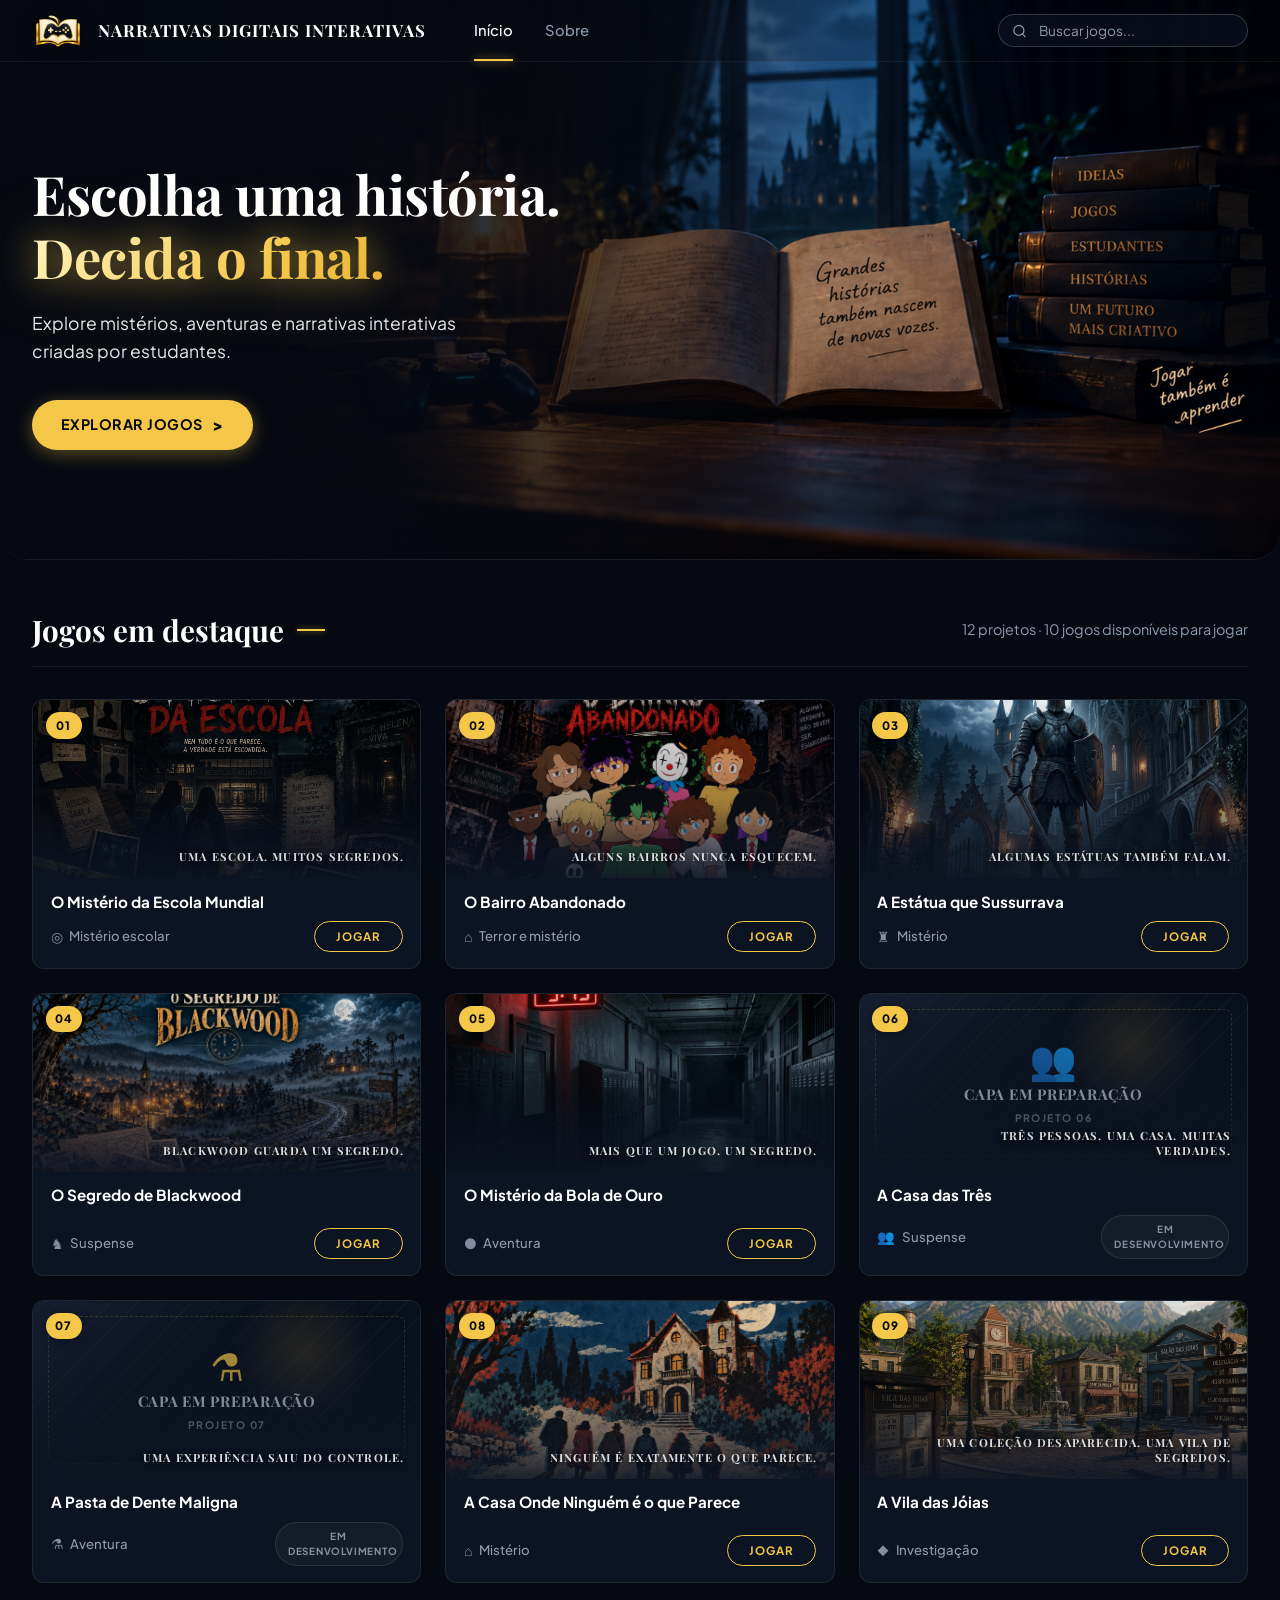
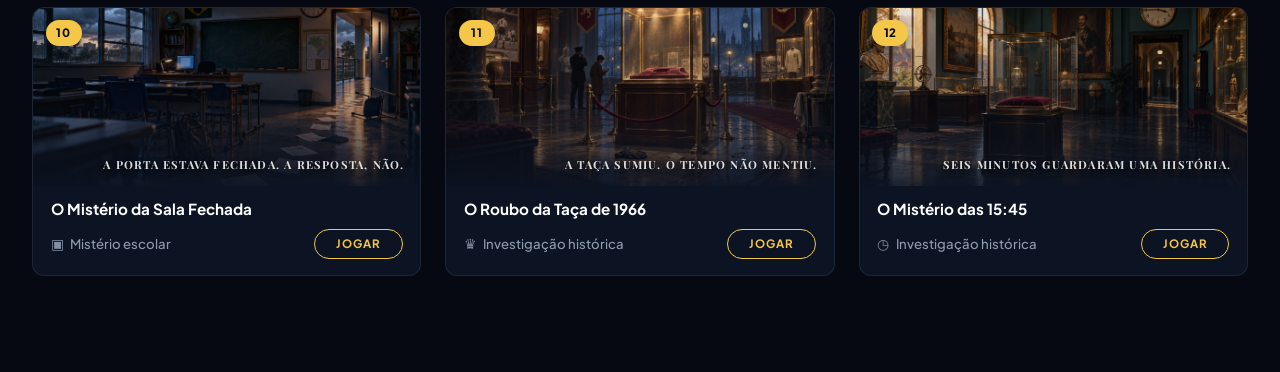
<file: index.html>
<!DOCTYPE html>
<html lang="pt-BR">
<head>
  <meta charset="UTF-8">
  <meta name="viewport" content="width=device-width, initial-scale=1.0">
  <meta name="description" content="Narrativas Digitais Interativas - Exposição de jogos narrativos interativos criados por estudantes.">
  <title>NARRATIVAS DIGITAIS INTERATIVAS</title>
  <link rel="icon" type="image/png" href="assets/icon.png">
  <link rel="stylesheet" href="style.css">
</head>
<body>

  <!-- 1. HEADER / NAVBAR (Transparente à direita, ícone maior, menor altura) -->
  <header class="header">
    <div class="header-container">
      <div class="header-left">
        <a href="#" class="logo">
          <img src="assets/icon.png" alt="Logo Narrativas Digitais Interativas" class="logo-icon">
          <span class="logo-text">NARRATIVAS DIGITAIS INTERATIVAS</span>
        </a>

        <nav class="nav">
          <a href="#" class="nav-item active">Início</a>
          <a href="sobre.html" class="nav-item">Sobre</a>
        </nav>
      </div>

      <div class="header-right">
        <div class="search-box">
          <svg class="search-icon" viewBox="0 0 24 24" fill="none" stroke="currentColor" stroke-width="2" stroke-linecap="round" stroke-linejoin="round">
            <circle cx="11" cy="11" r="8"></circle>
            <line x1="21" y1="21" x2="16.65" y2="16.65"></line>
          </svg>
          <input type="text" id="searchInput" placeholder="Buscar jogos..." aria-label="Buscar jogos">
        </div>
      </div>
    </div>
  </header>

  <!-- 2. HERO SECTION (Capa Nítida & Efeito Glow) -->
  <section class="hero-section">
    <div class="hero-bg-wrapper">
      <img src="assets/capa.png" alt="Capa Narrativas Digitais Interativas" class="hero-bg-img">
      <div class="hero-gradient-overlay"></div>
    </div>
    
    <div class="hero-content-container">
      <div class="hero-text-block">
        <h1 class="hero-title">
          Escolha uma história.
          <span class="hero-highlight">Decida o final.</span>
        </h1>
        <p class="hero-subtitle">
          Explore mistérios, aventuras e narrativas interativas criadas por estudantes.
        </p>
        <a href="#jogos" class="btn-explorar">
          EXPLORAR JOGOS <span class="arrow">&gt;</span>
        </a>
      </div>
    </div>
  </section>

  <!-- 3. FEATURED GAMES SECTION -->
  <main class="section-games" id="jogos">
    <div class="main-container">
      <div class="section-top-bar">
        <div class="section-heading-wrap">
          <h2 class="section-title">Jogos em destaque</h2>
          <span class="section-dash"></span>
        </div>
        <span class="section-caption">12 projetos · 10 jogos disponíveis para jogar</span>
      </div>

      <!-- Games Grid -->
      <div class="games-grid" id="gamesGrid">
        <!-- Rendered by script.js -->
      </div>
    </div>
  </main>



  <script src="script.js"></script>
</body>
</html>
</file>
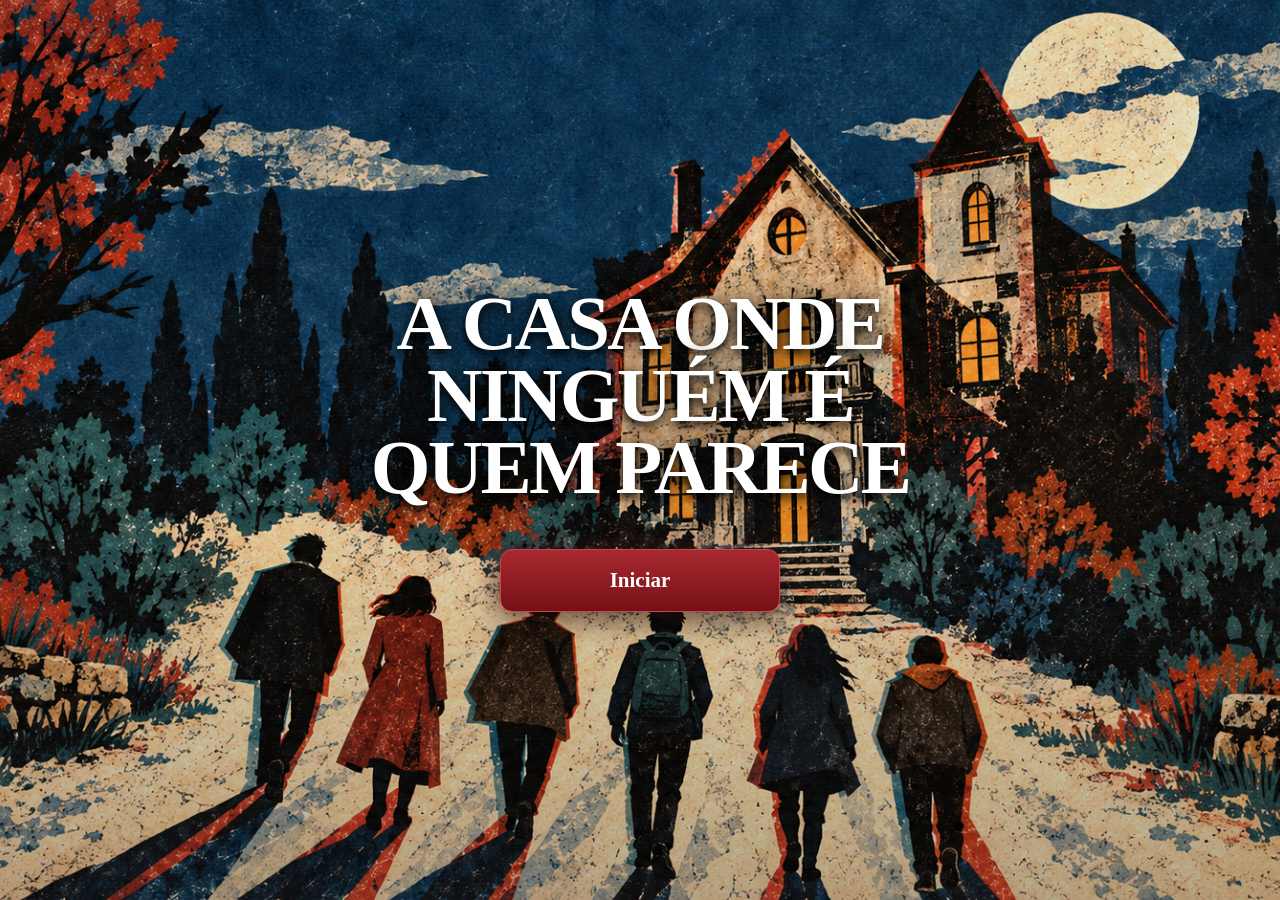
<file: jogos/a-casa-onde-ninguem-e-o-que-parece/index.html>
<!doctype html>
<html lang="pt-BR">
<head>
  <meta charset="utf-8">
  <meta name="viewport" content="width=device-width, initial-scale=1, viewport-fit=cover">
  <meta name="theme-color" content="#050505">
  <title>A Casa Onde Ninguém É Quem Parece — Investigação</title>
  <link rel="stylesheet" href="style.css">
</head>
<body>
<noscript><div style="padding:20px;background:#26090c;color:white;font-family:Arial,sans-serif">Este jogo precisa do JavaScript ativado no navegador.</div></noscript>
  <div class="noise" aria-hidden="true"></div>

  <section id="start-screen" class="start-screen" aria-label="Tela inicial">
    <div class="start-card">
      <div class="cover-art">
        <img src="capa-desktop-16x9.png" alt="Seis pessoas diante de uma casa, em ilustração autoral de alto contraste">
      </div>
      <div class="start-copy">
        <h1>A CASA ONDE NINGUÉM É QUEM PARECE</h1>
        <button id="start-btn" class="primary big">Iniciar</button>
      </div>
    </div>
  </section>

  <div id="game" class="app-shell" hidden>
    <header class="topbar">
      <div>
        <p class="eyebrow">EDIÇÃO SOMBRIA</p>
        <h1>A CASA ONDE NINGUÉM É QUEM PARECE</h1>
      </div>
      <div class="top-actions">
        <button id="sound-btn" class="icon-button" aria-label="Ativar ou desativar som">🔊 <span id="snd">Som ligado</span></button>
        <button id="fullscreen-btn" class="icon-button" aria-label="Abrir em tela cheia">⛶ Tela cheia</button>
      </div>
    </header>

    <main class="game-layout">
      <section class="story-card">
        <div class="scene-frame">
          <img id="scene-image" src="[data-uri]" alt="Cena atual do jogo">
          <div class="scene-overlay"></div>
          <div class="scene-badges">
            <span id="move-badge">0 escolhas</span>
            <span id="route-badge">Início</span>
          </div>
        </div>

        <div class="story-content">
          <div id="chapter" class="chapter"></div>
          <div id="text" class="story-text" aria-live="polite"></div>
          <div id="choices" class="choices"></div>
        </div>
      </section>

      <aside class="side-panel">
        <section class="info-card">
          <h2>Investigação</h2>
          <div class="progress-track" aria-label="Progresso aproximado">
            <div id="progress-bar" class="progress-bar"></div>
          </div>
          <p id="progress-text" class="muted">A história começou.</p>
        </section>

        <section class="info-card">
          <h2>Foco da investigação</h2>
          <div class="characters" aria-label="Foco da investigação">
            <span>Miguel</span><span>Helena</span><span>Jéssica</span><span>Jak</span><span>Clara</span><span>Bruno</span>
          </div>
        </section>

        <section class="info-card history-card">
          <div class="section-heading">
            <h2>Suas escolhas</h2>
            <button id="clear-history" class="text-button">limpar</button>
          </div>
          <ol id="history" class="history-list"><li class="empty">Nenhuma escolha ainda.</li></ol>
        </section>

        <section class="info-card controls-card">
          <button id="restart-btn" class="secondary">↻ Reiniciar história</button>
          <button id="about-btn" class="secondary">? Como jogar</button>
        </section>
      </aside>
    </main>

    <footer class="project-footer" aria-label="Informações do projeto">
      <p class="project-tags">NARRATIVA INTERATIVA <span>•</span> RECURSIVIDADE <span>•</span> PROJETO ESCOLAR</p>
      <p>ATIVIDADE DESENVOLVIDA COM APOIO DE INTELIGÊNCIA ARTIFICIAL</p>
      <p><strong>AUTORIA:</strong> ALICIA GABRIELE, ANA ALICE, JOÃO MIGUEL E YASMIN SOFIA</p>
      <p><strong>ORIENTAÇÃO:</strong> PROFESSOR GEOVANE GALDINO</p>
    </footer>
  </div>

  <dialog id="help-dialog">
    <div class="dialog-content">
      <button class="dialog-close" id="close-help" aria-label="Fechar">×</button>
      <p class="eyebrow">COMO JOGAR</p>
      <h2>Investigue, escolha e descubra a verdade</h2>
      <p>Leia cada cena e escolha uma das opções. Cada decisão leva a outro caminho da história. Existem múltiplos finais e alguns caminhos podem voltar ao início.</p>
      <p>O jogo salva automaticamente o ponto atual neste navegador. O botão “Reiniciar história” volta ao começo.</p>
    </div>
  </dialog>

  <audio id="ambient-audio" src="[data-uri]" loop preload="auto"></audio>
  <audio id="click-audio" src="[data-uri]" preload="auto"></audio>
  <audio id="scare-audio" src="[data-uri]" preload="auto"></audio>
  <script src="game.js"></script>
</body>
</html>
</file>
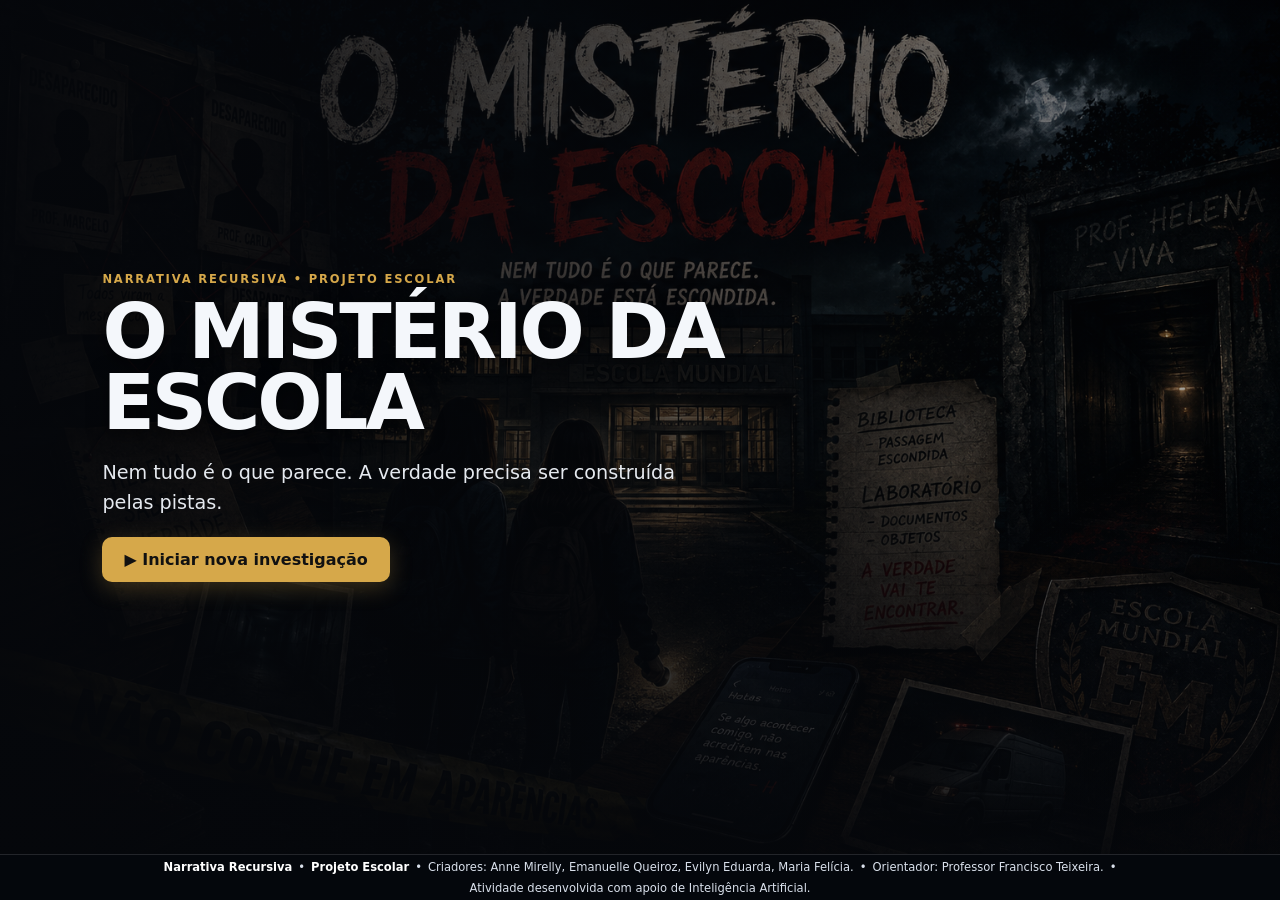
<file: jogos/misterio-escola-mundial/index.html>
<!doctype html>
<html lang="pt-BR">
<head>
  <meta charset="utf-8" />
  <meta name="viewport" content="width=device-width, initial-scale=1" />
  <meta name="theme-color" content="#111827" />
  <title>O Mistério da Escola</title>
  <link rel="stylesheet" href="css/style.css" />
</head>
<body>
  <div id="toastContainer" class="toast-container" aria-live="polite"></div>

  <div id="app" class="app-shell">
    <section id="cover" class="cover-screen" aria-label="Capa do jogo">
      <img src="assets/images/capa.png" alt="Capa de O Mistério da Escola" class="cover-image" />
      <div class="cover-overlay"></div>
      <div class="cover-content">
        <p class="eyebrow">Narrativa Recursiva • Projeto Escolar</p>
        <h1>O Mistério da Escola</h1>
        <p>Nem tudo é o que parece. A verdade precisa ser construída pelas pistas.</p>
        <div class="cover-buttons">
          <button id="startGame" class="primary-btn" type="button">▶ Iniciar nova investigação</button>
          <button id="resumeGame" class="primary-btn secondary-cover-btn hidden" type="button">📂 Continuar investigação</button>
        </div>
      </div>
    </section>

    <div id="game" class="game hidden">
      <header class="topbar">
        <div>
          <p class="eyebrow">Escola Mundial • 2023</p>
          <h1>O Mistério da Escola</h1>
        </div>
        <div class="top-actions">
          <button id="audioBtn" class="icon-btn" type="button" aria-label="Ativar ou pausar música">♫ Música</button>
          <button id="restartBtn" class="icon-btn" type="button">↻ Reiniciar</button>
        </div>
      </header>

      <section class="status-strip" aria-label="Progresso da investigação">
        <div class="status-item"><strong id="clueCount">0</strong><span>Pistas</span></div>
        <div class="status-item"><strong id="visitedCount">0</strong><span>Locais</span></div>
        <div class="status-item"><strong id="evidenceCount">0/4</strong><span>Provas</span></div>
        <div class="status-item wide"><strong id="caseStatus">Investigação iniciada</strong><span>Estado do caso</span></div>
      </section>

      <main class="game-layout">
        <section class="scene-card">
          <div class="scene-media">
            <img id="sceneImage" src="assets/images/sala_aula.png" alt="Cenário atual" />
            <div class="scene-location" id="sceneLocation">Sala de aula</div>
          </div>
          <div class="scene-content">
            <p class="chapter" id="sceneChapter">Capítulo 1</p>
            <h2 id="sceneTitle">O desaparecimento de Helena</h2>
            <div id="sceneText" class="scene-text"></div>
            <div id="choices" class="choices" aria-label="Escolhas"></div>
          </div>
        </section>

        <aside class="dossier" aria-label="Dossiê da investigação">
          <div class="dossier-tabs" role="tablist" aria-label="Dossiê">
            <button type="button" class="tab-btn active" data-tab="suspects" role="tab" aria-selected="true">Suspeitos</button>
            <button type="button" class="tab-btn" data-tab="clues" role="tab" aria-selected="false">Pistas</button>
            <button type="button" class="tab-btn" data-tab="evidence" role="tab" aria-selected="false">Provas</button>
            <button type="button" class="tab-btn" data-tab="connections" role="tab" aria-selected="false">Conexões</button>
          </div>
          <div id="suspectsPanel" class="tab-panel active" role="tabpanel"></div>
          <div id="cluesPanel" class="tab-panel" role="tabpanel"></div>
          <div id="evidencePanel" class="tab-panel" role="tabpanel"></div>
          <div id="connectionsPanel" class="tab-panel" role="tabpanel"></div>
        </aside>
      </main>
    </div>

    <footer class="credits-bar">
      <strong>Narrativa Recursiva</strong><span>•</span><strong>Projeto Escolar</strong><span>•</span>
      <span>Criadores: Anne Mirelly, Emanuelle Queiroz, Evilyn Eduarda, Maria Felícia.</span><span>•</span>
      <span>Orientador: Professor Francisco Teixeira.</span><span>•</span>
      <span>Atividade desenvolvida com apoio de Inteligência Artificial.</span>
    </footer>
  </div>

  <audio id="bgm" src="assets/audio/trilha_suspense.wav" loop preload="auto"></audio>
  <script src="js/audio.js"></script>
  <script src="js/story.js"></script>
  <script src="js/game.js"></script>
</body>
</html>
</file>
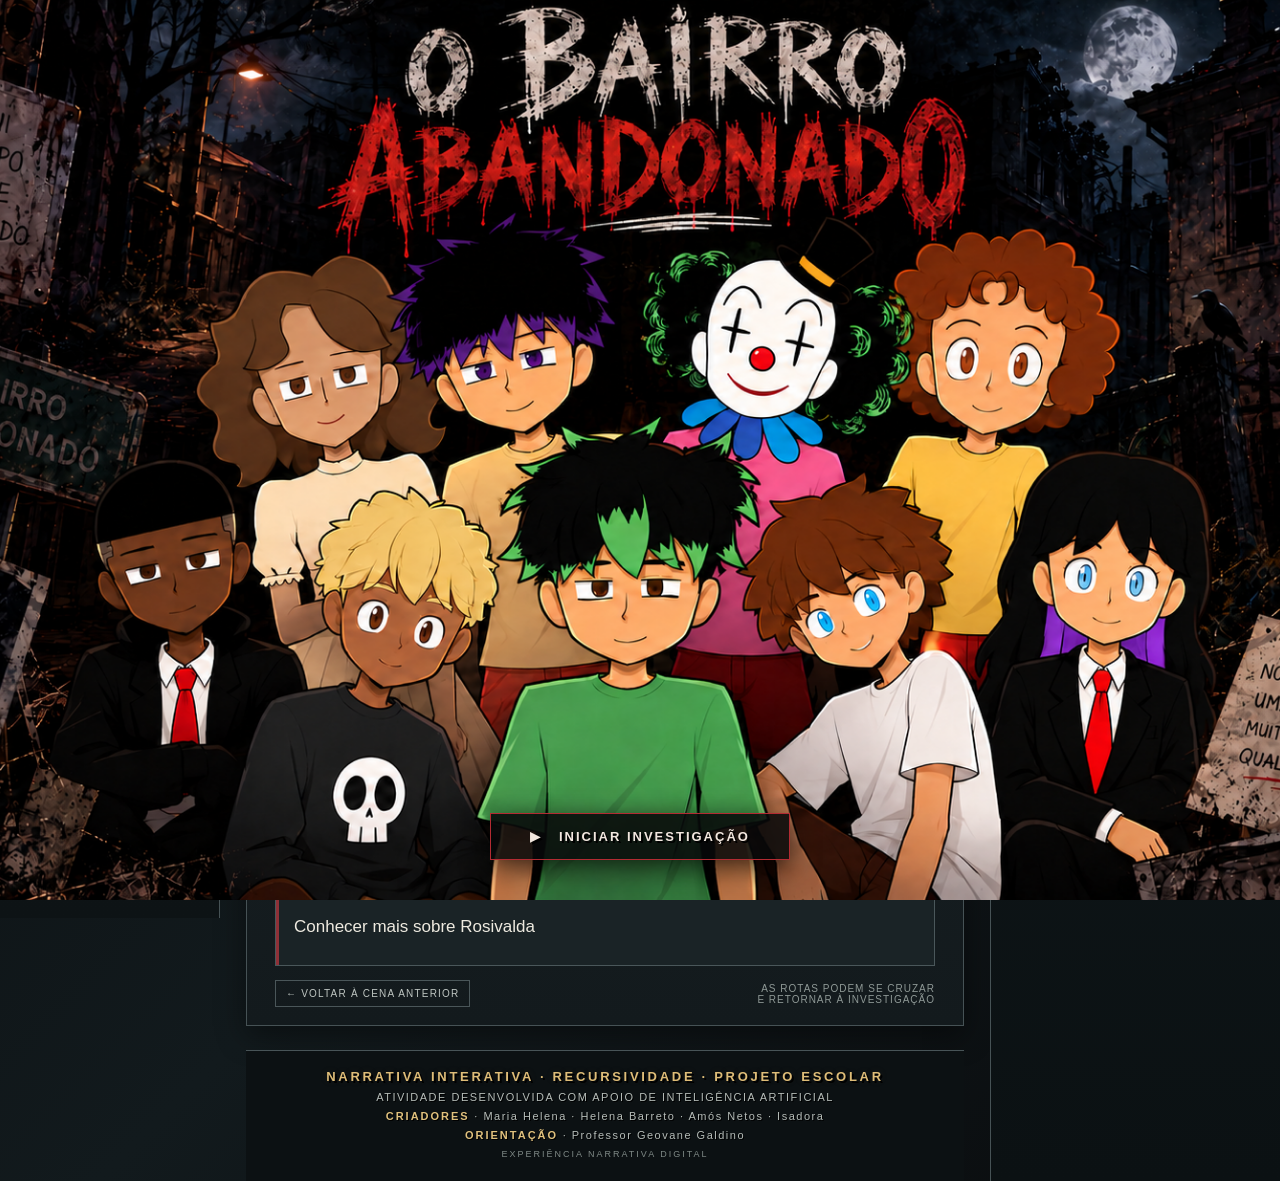
<file: jogos/o-bairro-abandonado/index.html>
<!doctype html>
<html lang="pt-BR">
<head>
<meta charset="utf-8"><meta name="viewport" content="width=device-width,initial-scale=1">
<title>O Bairro Abandonado</title><link rel="stylesheet" href="css/style.css">
</head>
<body>\n<audio id="ambientAudio" preload="auto" loop aria-label="Música de suspense">\n  <source src="assets/audio/suspense.wav" type="audio/wav">\n</audio>\n

<audio id="suspenseAudio" src="assets/audio/suspense.wav" loop preload="auto" aria-label="Som ambiente de suspense"></audio>
<section id="coverScreen" class="cover-screen" aria-label="Capa inicial do jogo">
  <div class="cover-art cover-new">
    <img src="assets/img/capa-o-bairro-abandonado.png" alt="O Bairro Abandonado — capa da investigação">
    <div class="cover-actions">
      <button id="coverStart" type="button">▶ &nbsp; INICIAR INVESTIGAÇÃO</button>
    </div>
  </div>
</section>

<a class="skip-link" href="#main-content">Pular para o conteúdo principal</a>
<header class="top" role="banner">
 <div class="brand">
  <div class="sigil" aria-hidden="true"><span>✦</span></div>
  <div><div class="brand-title">O BAIRRO ABANDONADO</div><div class="brand-sub">NARRATIVA INTERATIVA · INVESTIGAÇÃO · RECURSIVIDADE</div></div>
 </div>
 <nav class="game-tools" aria-label="Controles do jogo">
   <button id="startGame" class="tool primary" type="button" title="Começar ou reiniciar a investigação">▶ <span>COMEÇAR INVESTIGAÇÃO</span></button>
   <button id="musicToggle" class="tool" type="button" aria-pressed="false" title="Iniciar ou parar música ambiente">♫ <span>MÚSICA: INICIAR</span></button>
   <button id="narrate" class="tool" type="button" aria-pressed="false" title="Ler a cena atual em voz alta">◉ <span>NARRAÇÃO</span></button>
   <button id="pauseNarration" class="tool" type="button" title="Pausar ou continuar a narração">Ⅱ <span>PAUSAR</span></button>
   <button id="fontDown" class="tool compact" type="button" title="Diminuir tamanho do texto" aria-label="Diminuir tamanho do texto">A−</button>
   <button id="fontUp" class="tool compact" type="button" title="Aumentar tamanho do texto" aria-label="Aumentar tamanho do texto">A+</button>
   <button id="contrastToggle" class="tool compact" type="button" aria-pressed="false" title="Ativar alto contraste" aria-label="Ativar alto contraste">◐</button>
   <button id="motionToggle" class="tool compact" type="button" aria-pressed="false" title="Reduzir animações" aria-label="Reduzir animações">▣</button>
   <button id="reset" class="tool" type="button" title="Iniciar uma nova investigação">↻ <span>NOVA</span></button>
 </nav>
</header>

<div class="app">
<aside class="side">
 <div class="kicker">Caso em andamento</div><div class="case">O Bairro Abandonado</div>
 <div class="stats">PROGRESSO <span id="pct">8%</span></div><div class="bar"><i id="bar"></i></div>
 <div class="rule"></div><div class="heading">Objetivos</div><div id="objectives"></div>
 <div class="rule"></div><div class="heading">Pistas registradas</div><div id="clues"></div>
 <div class="rule"></div><div class="heading">Percurso da investigação</div>
 <div id="sidePath" class="side-path" aria-live="polite"></div>
 <div class="rule"></div><div class="heading">Informações</div>
 <div class="stats">CENAS VISITADAS: <span id="locations">1</span><br>VISITAS: <span id="visits">1</span><br>ESTADO: INVESTIGAÇÃO ATIVA</div>
</aside>

<main class="main" id="main-content" tabindex="-1">
 <div class="scene">
  <div id="accessStatus" class="sr-status" role="status" aria-live="polite"></div>
  <div class="crumbs"><span id="crumb">INVESTIGAÇÃO / O BAIRRO ABANDONADO</span><span>ARQUIVO 01</span></div>
  <section class="hero"><img id="image"><div class="hero-text"><div class="eyebrow">CENA DA INVESTIGAÇÃO</div><h1 id="title"></h1></div></section>
  <section class="content">
   <div id="speakerPortrait" class="speaker-portrait" hidden aria-hidden="true"><img src="assets/img/detetive1-retrato.png" alt=""></div>
   <p class="narrative" id="text"></p>
   <div class="choose">Escolha o próximo passo</div>
   <div class="choices" id="choices"></div>
   <div class="controls"><button class="control" id="back">← VOLTAR À CENA ANTERIOR</button><div class="smallnote">AS ROTAS PODEM SE CRUZAR<br>E RETORNAR À INVESTIGAÇÃO</div></div>
  </section>
  <footer class="footer">
   <div class="footer-main">NARRATIVA INTERATIVA · RECURSIVIDADE · PROJETO ESCOLAR</div>
   <div class="footer-sub">ATIVIDADE DESENVOLVIDA COM APOIO DE INTELIGÊNCIA ARTIFICIAL</div>
   <div class="footer-sub"><strong>CRIADORES</strong> · Maria Helena · Helena Barreto · Amós Netos · Isadora</div>
   <div class="footer-sub"><strong>ORIENTAÇÃO</strong> · Professor Geovane Galdino</div>
   <div class="footer-note">EXPERIÊNCIA NARRATIVA DIGITAL</div>
  </footer>
 </div>
</main>

<aside class="character-side" id="characterSide" hidden aria-hidden="true">
 <div class="character-side-title" id="characterSideTitle">PERSONAGEM</div>
 <div class="character-cards" id="characterCards"></div>
 <div class="character-side-label">EM CENA</div>
</aside>
</div>

<div class="modal-bg" id="modal"><div class="modal"><button class="close" id="close">×</button><h2>Percurso da investigação</h2><div class="path" id="pathList"></div></div></div>
<script src="js/story.js"></script><script src="js/app.js"></script>
</body></html>
</file>
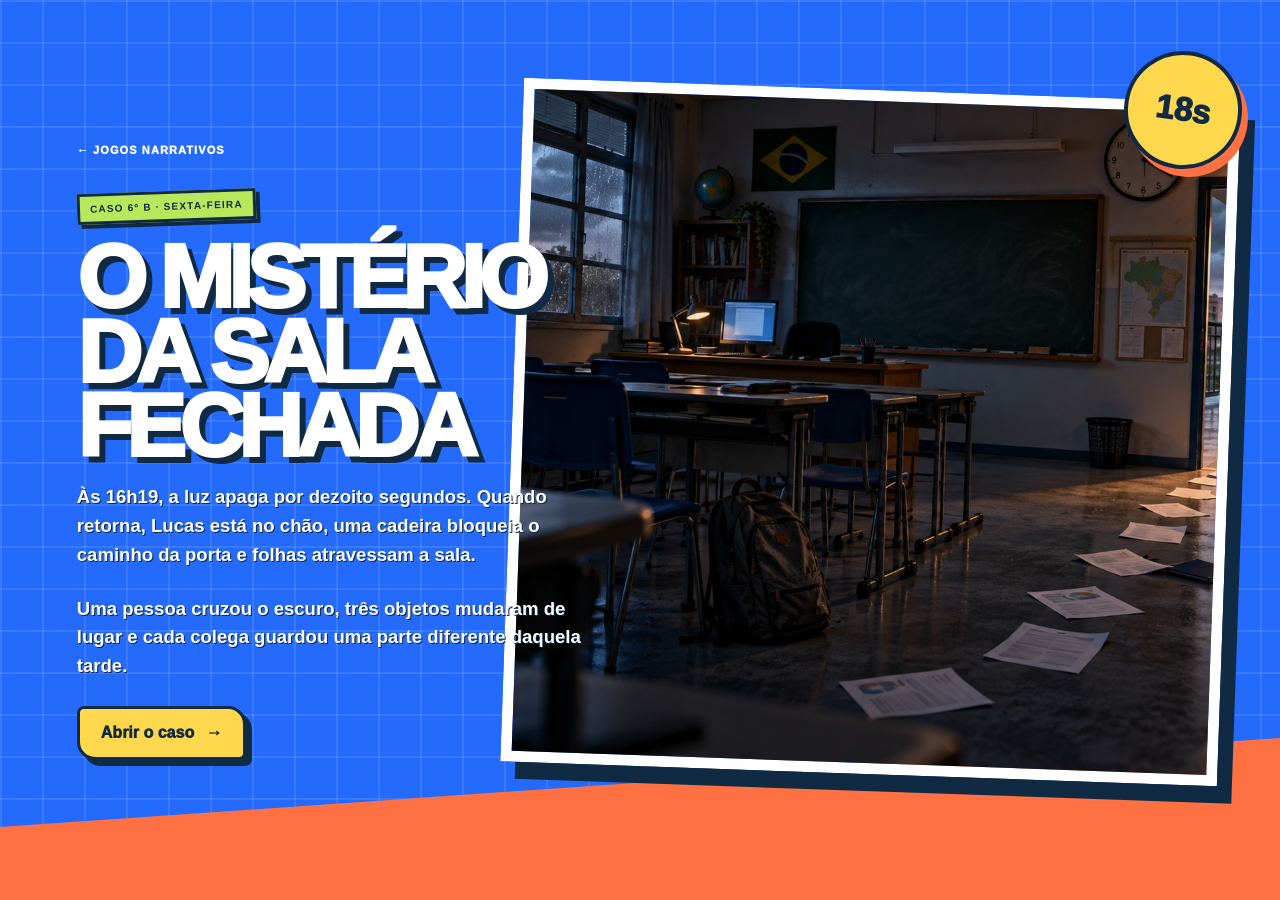
<file: jogos/o-misterio-da-sala-fechada/index.html>
<!doctype html>
<html lang="pt-BR">
<head>
  <meta charset="utf-8">
  <meta name="viewport" content="width=device-width, initial-scale=1">
  <meta name="theme-color" content="#101b29">
  <title>O Mistério da Sala Fechada</title>
  <link rel="stylesheet" href="css/style.css">
</head>
<body>
  <div id="app"></div>
  <div id="toast" class="toast" role="status" aria-live="polite"></div>
  <script src="js/game.js"></script>
</body>
</html>
</file>
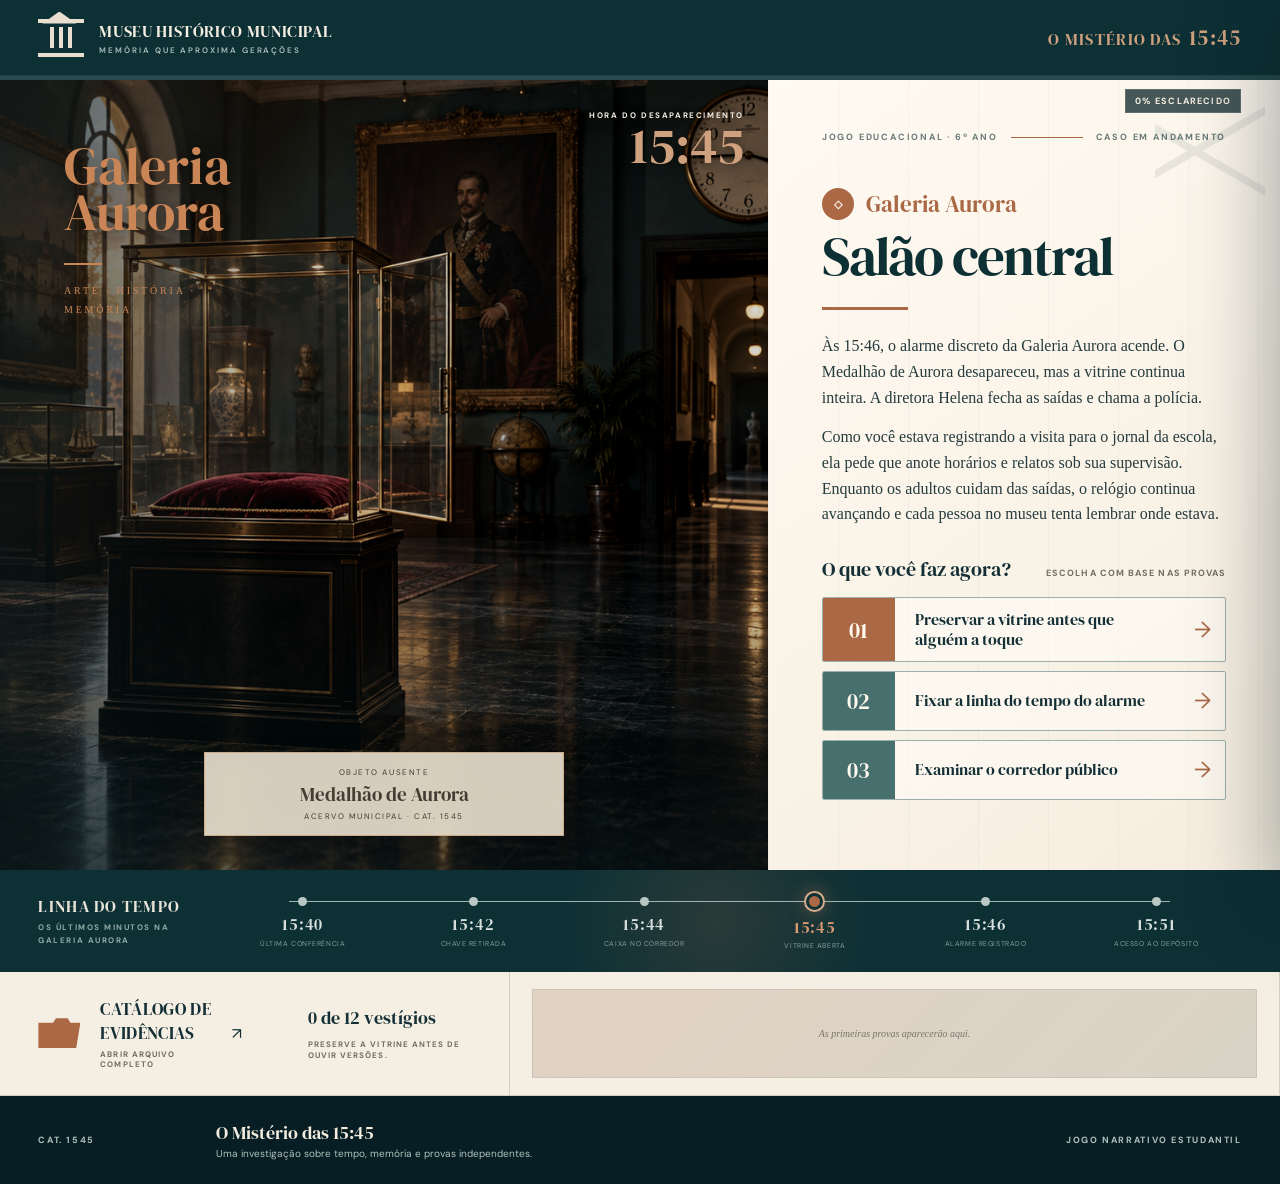
<file: jogos/O-misterio-das-1545/index.html>
<!DOCTYPE html>
<html lang="pt-BR">
<head>
  <meta charset="UTF-8">
  <meta name="viewport" content="width=device-width, initial-scale=1.0">
  <meta name="theme-color" content="#0d3035">
  <title>O Mistério das 15:45</title>
  <link rel="preconnect" href="https://fonts.googleapis.com">
  <link rel="preconnect" href="https://fonts.gstatic.com" crossorigin>
  <link href="https://fonts.googleapis.com/css2?family=DM+Sans:wght@400;500;600;700&family=DM+Serif+Display&display=swap" rel="stylesheet">
  <link rel="stylesheet" href="style.css">
</head>
<body>
  <a class="skip-link" href="#historia">Ir para a investigação</a>

  <div class="museum-shell">
    <header class="topbar">
      <a class="museum-brand" href="../../index.html" aria-label="Voltar para Jogos Narrativos">
        <span class="museum-mark" aria-hidden="true">
          <i></i><i></i><i></i>
        </span>
        <span>
          <strong>Museu Histórico Municipal</strong>
          <small>Memória que aproxima gerações</small>
        </span>
      </a>

      <nav class="museum-nav" aria-label="Navegação do caso">
        <a href="#historia">O caso</a>
        <a href="#linha-do-tempo">Linha do tempo</a>
        <button type="button" data-open-catalog aria-controls="evidenceDrawer" aria-expanded="false">Evidências</button>
      </nav>

      <div class="case-brand">
        <span>O Mistério das</span>
        <strong>15:45</strong>
      </div>
    </header>

    <section class="case-progress" aria-label="Progresso da investigação">
      <div class="progress-track" role="progressbar" aria-valuemin="0" aria-valuemax="100" aria-valuenow="0">
        <div id="progressBar"></div>
      </div>
      <span id="progressText">0% esclarecido</span>
    </section>

    <main id="historia">
      <article class="narrative-card" aria-live="polite">
        <div class="case-stage">
          <figure class="scene-art" id="sceneArt" data-tone="display">
            <img id="sceneImg" src="assets/images/museu-1545.png" alt="Cenário da investigação">
            <div class="scene-shade" aria-hidden="true"></div>
            <div class="gallery-sign" aria-hidden="true">
              <span>Galeria</span>
              <strong>Aurora</strong>
              <i></i>
              <small>Arte · História · Memória</small>
            </div>
            <div class="exhibit-label" aria-hidden="true">
              <span id="artifactStatus">Objeto ausente</span>
              <strong>Medalhão de Aurora</strong>
              <small>Acervo municipal · CAT. 1545</small>
            </div>
            <div class="scene-time" aria-hidden="true">
              <small>Hora do desaparecimento</small>
              <strong>15:45</strong>
            </div>
          </figure>

          <section class="story-sheet">
            <div class="story-kicker">
              <span>Jogo educacional · 6º ano</span>
              <i></i>
              <span id="sceneChapter">Prólogo</span>
            </div>

            <div class="scene-meta">
              <span id="sceneMarker" aria-hidden="true">◇</span>
              <span id="sceneLocation">Galeria Aurora</span>
            </div>

            <h1 id="sceneTitle">Quarenta e cinco minutos</h1>
            <div class="scene-text" id="sceneText"></div>

            <div class="choices-heading">
              <strong>O que você faz agora?</strong>
              <span>Escolha com base nas provas</span>
            </div>
            <div class="choices" id="choices"></div>
            <div class="feedback" id="feedback" aria-live="polite"></div>
          </section>
        </div>

        <section class="timeline" id="linha-do-tempo" aria-label="Linha do tempo do desaparecimento">
          <div class="timeline-heading">
            <span>Linha do tempo</span>
            <small>Os últimos minutos na Galeria Aurora</small>
          </div>
          <ol>
            <li><span></span><strong>15:40</strong><small>Última conferência</small></li>
            <li><span></span><strong>15:42</strong><small>Chave retirada</small></li>
            <li><span></span><strong>15:44</strong><small>Caixa no corredor</small></li>
            <li class="is-focus"><span></span><strong>15:45</strong><small>Vitrine aberta</small></li>
            <li><span></span><strong>15:46</strong><small>Alarme registrado</small></li>
            <li><span></span><strong>15:51</strong><small>Acesso ao depósito</small></li>
          </ol>
          <p>Mesmo lugar.<br>Novas perguntas.</p>
        </section>

        <section class="catalog-preview" aria-label="Resumo do catálogo de evidências">
          <button class="catalog-button" type="button" data-open-catalog aria-controls="evidenceDrawer" aria-expanded="false">
            <span class="folder-icon" aria-hidden="true"></span>
            <span>
              <strong>Catálogo de evidências</strong>
              <small>Abrir arquivo completo</small>
            </span>
            <i aria-hidden="true">↗</i>
          </button>

          <div class="catalog-counter">
            <strong id="miniEvidenceCount">0 de 12 vestígios</strong>
            <span id="objectiveText">Preserve a cena antes de ouvir versões.</span>
          </div>

          <div class="evidence-preview" id="evidencePreview" aria-label="Evidências mais recentes">
            <span class="empty-evidence">As primeiras provas aparecerão aqui.</span>
          </div>

          <blockquote>“Um detalhe chama atenção.<br>Uma sequência demonstra.”</blockquote>
        </section>
      </article>
    </main>

    <footer class="museum-footer">
      <span>CAT. 1545</span>
      <div>
        <strong>O Mistério das 15:45</strong>
        <p>Uma investigação sobre tempo, memória e provas independentes.</p>
      </div>
      <span>Jogo narrativo estudantil</span>
    </footer>
  </div>

  <div class="drawer-backdrop" data-close-catalog aria-hidden="true"></div>
  <aside class="evidence-drawer" id="evidenceDrawer" aria-hidden="true" aria-label="Catálogo completo da investigação">
    <header>
      <div>
        <span>Arquivo CAT. 1545</span>
        <h2>Catálogo de evidências</h2>
      </div>
      <button class="drawer-close" type="button" data-close-catalog aria-label="Fechar catálogo">×</button>
    </header>

    <section class="drawer-objective">
      <span>Próximo objetivo</span>
      <p id="drawerObjective">Preserve a cena antes de ouvir versões.</p>
    </section>

    <section class="evidence-section">
      <div class="drawer-section-title">
        <h3>Vestígios confirmados</h3>
        <span id="evidenceCount">0/12</span>
      </div>
      <ul class="evidence-list" id="evidenceList"></ul>
    </section>

    <section class="people-section">
      <div class="drawer-section-title">
        <h3>Pessoas encontradas</h3>
        <span id="peopleCount">0</span>
      </div>
      <ul class="people-list" id="peopleList"></ul>
    </section>

    <button class="drawer-restart" id="restartButton" type="button">
      <span aria-hidden="true">↻</span>
      Reiniciar investigação
    </button>
  </aside>

  <script src="game.js"></script>
</body>
</html>
</file>
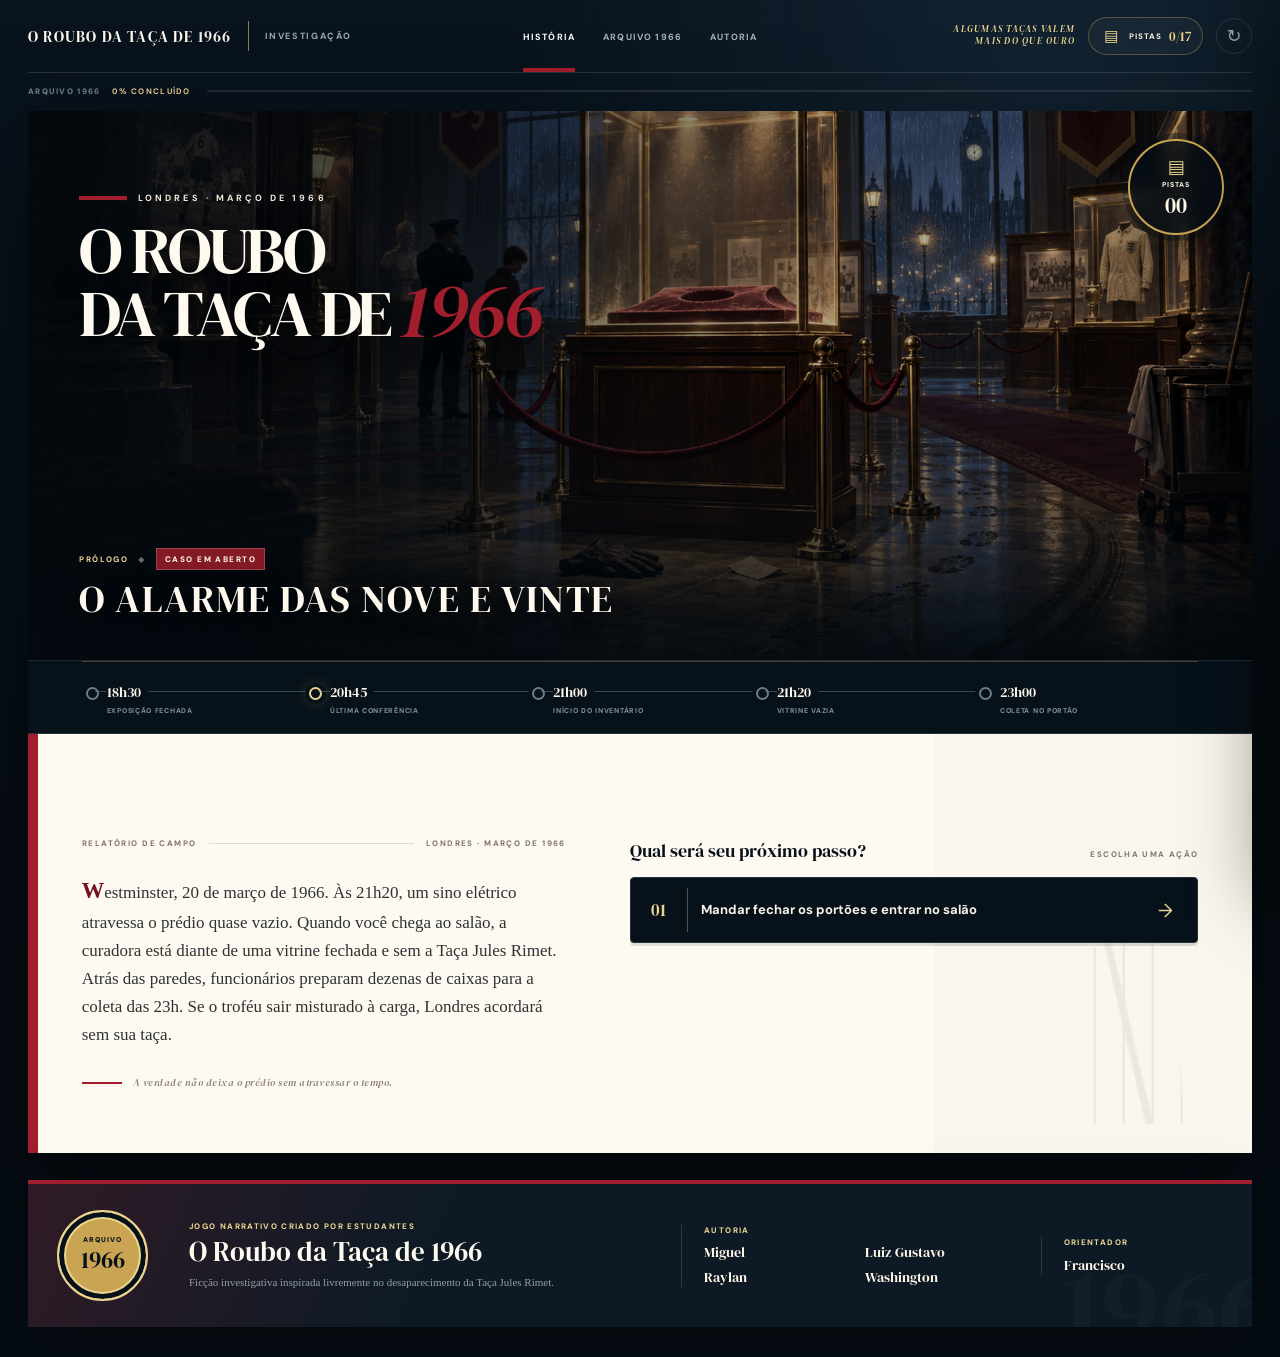
<file: jogos/o-roubo-da-taca-de-1966/index.html>
<!DOCTYPE html>
<html lang="pt-BR">
<head>
  <meta charset="UTF-8">
  <meta name="viewport" content="width=device-width, initial-scale=1.0">
  <meta name="theme-color" content="#08131d">
  <title>O Roubo da Taça de 1966</title>
  <link rel="preconnect" href="https://fonts.googleapis.com">
  <link rel="preconnect" href="https://fonts.gstatic.com" crossorigin>
  <link href="https://fonts.googleapis.com/css2?family=DM+Sans:wght@400;500;600;700&family=DM+Serif+Display:ital@0;1&display=swap" rel="stylesheet">
  <link rel="stylesheet" href="css/style.css">
</head>
<body>
  <div class="page-shell">
    <header class="topbar">
      <a class="brand" href="../../index.html" aria-label="Voltar para Jogos Narrativos">
        <span class="brand-title">O Roubo da Taça de 1966</span>
        <span class="brand-divider" aria-hidden="true"></span>
        <span class="brand-section">Investigação</span>
      </a>

      <nav class="era-nav" aria-label="Seções do caso">
        <span class="is-active">História</span>
        <button type="button" data-open-evidence>Arquivo 1966</button>
        <a href="#creditos">Autoria</a>
      </nav>

      <div class="top-actions">
        <span class="top-motto">Algumas taças valem<br>mais do que ouro</span>
        <button class="evidence-toggle" type="button" data-open-evidence aria-controls="caseFile" aria-expanded="false">
          <span class="evidence-toggle__icon" aria-hidden="true">▤</span>
          <span>Pistas</span>
          <strong id="contador-pistas">0/17</strong>
        </button>
        <button class="restart-button" type="button" onclick="reiniciar()" aria-label="Iniciar nova investigação">
          <span aria-hidden="true">↻</span>
        </button>
      </div>
    </header>

    <section class="progress" aria-label="Progresso do caso">
      <div class="progress-copy">
        <span>Arquivo 1966</span>
        <strong id="progresso-texto">0% concluído</strong>
      </div>
      <div class="progress-track" role="progressbar" aria-label="Progresso da investigação" aria-valuemin="0" aria-valuemax="100" aria-valuenow="0">
        <div id="barra"></div>
      </div>
    </section>

    <main class="game-layout">
      <section class="story-panel" aria-live="polite">
        <figure class="scene-art">
          <div id="imagem" class="scene-image" role="img" aria-label="Salão da exposição com a vitrine central vazia"></div>
          <div class="scene-art__shade"></div>

          <div class="scene-branding" aria-hidden="true">
            <span class="scene-branding__eyebrow">Londres · março de 1966</span>
            <div class="scene-branding__title">
              <span>O Roubo</span>
              <span>da Taça de <em>1966</em></span>
            </div>
          </div>

          <button class="floating-evidence" type="button" data-open-evidence aria-label="Abrir pistas coletadas">
            <span aria-hidden="true">▤</span>
            <small>Pistas</small>
            <strong id="floating-count">00</strong>
          </button>

          <figcaption class="scene-title">
            <div class="scene-meta">
              <span id="indice-cena">Cena de abertura</span>
              <span class="case-status" id="status-caso">Caso em aberto</span>
            </div>
            <h1 id="titulo"></h1>
          </figcaption>
        </figure>

        <div class="scene-content">
          <ol class="case-timeline" aria-label="Linha do tempo inicial do caso">
            <li><strong>18h30</strong><span>Exposição fechada</span></li>
            <li><strong>20h45</strong><span>Última conferência</span></li>
            <li><strong>21h00</strong><span>Início do inventário</span></li>
            <li><strong>21h20</strong><span>Vitrine vazia</span></li>
            <li><strong>23h00</strong><span>Coleta no portão</span></li>
          </ol>

          <div class="story-column">
            <div class="report-label">
              <span>Relatório de campo</span>
              <span class="report-line"></span>
              <span>Londres · março de 1966</span>
            </div>
            <div class="scene-text" id="texto"></div>
            <p class="story-signature">A verdade não deixa o prédio sem atravessar o tempo.</p>
          </div>

          <div class="decision-column">
            <div class="choices-heading">
              <span>Qual será seu próximo passo?</span>
              <small>Escolha uma ação</small>
            </div>
            <div id="opcoes" class="choices"></div>
          </div>
        </div>
      </section>
    </main>

    <footer class="game-credits" id="creditos" aria-label="Créditos do jogo">
      <div class="credits-year" aria-hidden="true">
        <span>Arquivo</span>
        <strong>1966</strong>
      </div>
      <div class="credits-title">
        <span>Jogo narrativo criado por estudantes</span>
        <h2>O Roubo da Taça de 1966</h2>
        <p>Ficção investigativa inspirada livremente no desaparecimento da Taça Jules Rimet.</p>
      </div>
      <div class="credits-authors">
        <span class="credits-label">Autoria</span>
        <ul aria-label="Autores">
          <li>Miguel</li>
          <li>Luiz Gustavo</li>
          <li>Raylan</li>
          <li>Washington</li>
        </ul>
      </div>
      <div class="credits-mentor">
        <span class="credits-label">Orientador</span>
        <strong>Francisco</strong>
      </div>
    </footer>
  </div>

  <button class="drawer-backdrop" type="button" data-close-evidence tabindex="-1" aria-label="Fechar arquivo de evidências"></button>
  <aside class="case-file" id="caseFile" aria-hidden="true" aria-label="Arquivo de evidências">
    <div class="drawer-header">
      <div>
        <span class="section-kicker">Arquivo confidencial</span>
        <h2>Pistas coletadas</h2>
      </div>
      <button class="drawer-close" type="button" data-close-evidence aria-label="Fechar arquivo de evidências">×</button>
    </div>

    <div class="objective-card">
      <span class="objective-card__label">Objetivo atual</span>
      <p id="objetivo-atual">Feche os portões antes da coleta das 23h.</p>
    </div>

    <div class="drawer-scroll">
      <ul class="evidence-list" id="pistas"></ul>

      <div class="detective-note">
        <span class="detective-note__icon" aria-hidden="true">↺</span>
        <p><strong>Dica de investigação</strong> Volte a pessoas e lugares. Uma pista nova pode mudar uma conversa antiga.</p>
      </div>

      <div class="suspects">
        <span class="section-kicker">Descobertos durante o caso</span>
        <h2>Pessoas de interesse</h2>
        <ul id="pessoas"></ul>
      </div>

      <details class="history-note">
        <summary>O caso histórico real</summary>
        <p>No caso verdadeiro, a taça foi roubada de uma exposição de selos em Westminster e encontrada sete dias depois por um cachorro chamado Pickles. O responsável nunca foi identificado. Este jogo cria uma solução inteiramente fictícia.</p>
        <p class="history-sources">
          <a href="https://nationalfootballmuseum.com/stories/object-of-the-week-dog-collar-belonging-to-pickles/" target="_blank" rel="noopener noreferrer">Museu Nacional do Futebol</a>
          <a href="https://inside.fifa.com/es/news/pickles-y-la-copa-mundial-robada-2771240" target="_blank" rel="noopener noreferrer">FIFA</a>
        </p>
      </details>
    </div>
  </aside>

  <script src="js/game.js"></script>
</body>
</html>
</file>
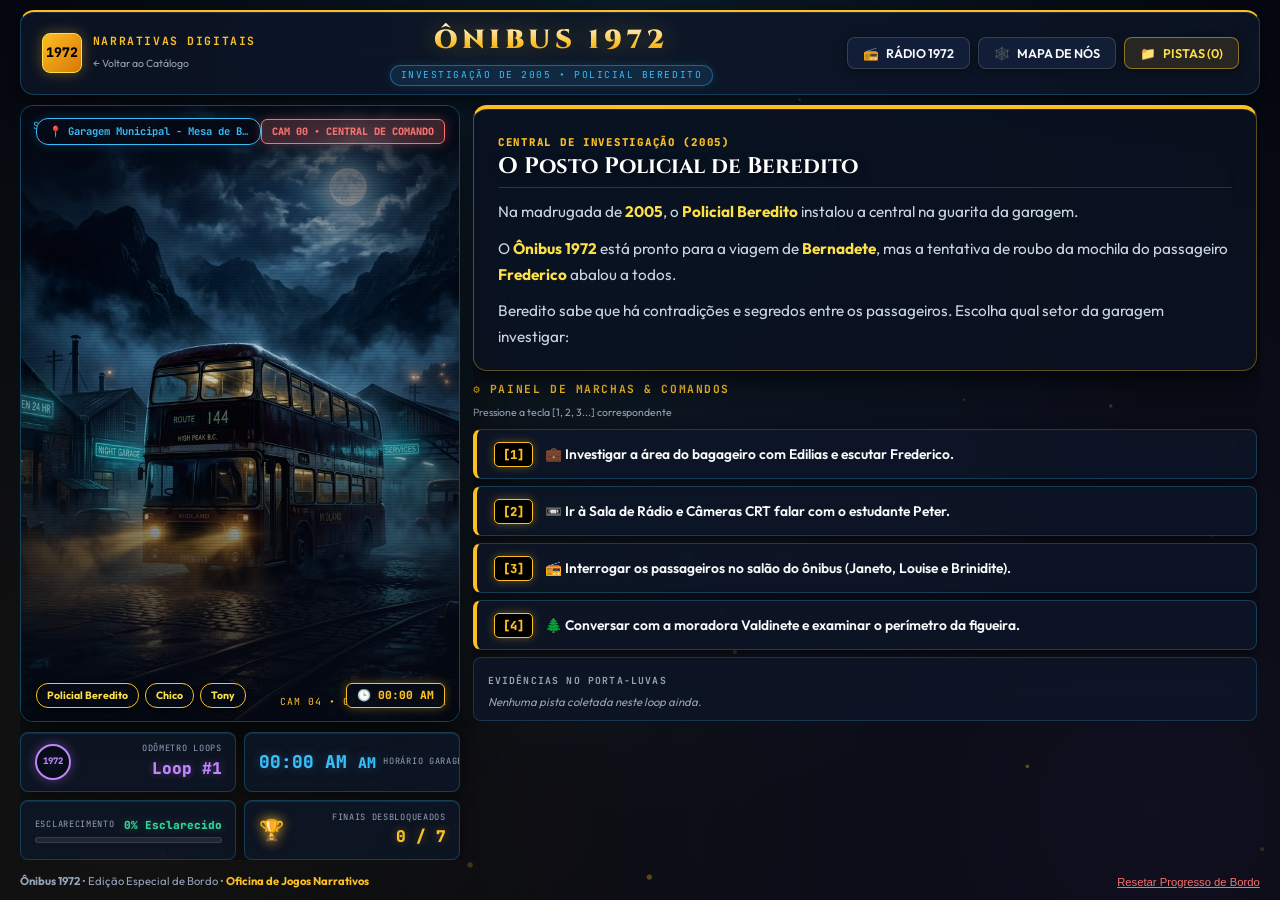
<file: jogos/onibus-1972/index.html>
<!DOCTYPE html>
<html lang="pt-BR">
<head>
  <meta charset="UTF-8">
  <meta name="viewport" content="width=device-width, initial-scale=1.0">
  <meta name="theme-color" content="#080c14">
  <meta name="description" content="Ônibus 1972 - Jogo narrativo recursivo com ambientação no painel original do ônibus de 1972.">
  <title>Ônibus 1972 — Painel do Motorista & Diário de Bordo</title>
  
  <!-- Fonts Google -->
  <link rel="preconnect" href="https://fonts.googleapis.com">
  <link rel="preconnect" href="https://fonts.gstatic.com" crossorigin>
  <link href="https://fonts.googleapis.com/css2?family=Special+Elite&family=Cinzel:wght@700;900&family=Outfit:wght@400;500;600;700;800&family=JetBrains+Mono:wght@500;700;800&display=swap" rel="stylesheet">
  
  <link rel="stylesheet" href="style.css?v=2005_ultra_clean_v2">
</head>
<body class="dashboard-theme">
  <!-- Dynamic Background Particles Canvas -->
  <canvas id="bgCanvas"></canvas>

  <div class="bus-cockpit-shell">
    <!-- TOPBAR: VOLTAR E CONTROLES DE ÁUDIO -->
    <header class="bus-topbar">
      <div class="topbar-left">
        <a class="brand-link" href="../../index.html" aria-label="Voltar para Narrativas Digitais Interativas">
          <div class="bus-badge-vintage">
            <span>1972</span>
          </div>
          <div class="brand-info">
            <strong>NARRATIVAS DIGITAIS</strong>
            <small>← Voltar ao Catálogo</small>
          </div>
        </a>
      </div>

      <div class="topbar-center">
        <h1 class="bus-title-diegetic">ÔNIBUS 1972</h1>
        <span class="sub-badge-diegetic">INVESTIGAÇÃO DE 2005 &bull; POLICIAL BEREDITO</span>
      </div>

      <div class="topbar-right">
        <button id="btnSound" class="dash-btn sound-btn" title="Alternar Rádio / Som" aria-label="Alternar Som">
          <span id="soundIcon">📻</span> <span class="btn-text">RÁDIO 1972</span>
        </button>
        <button id="btnGraphToggle" class="dash-btn" title="Ver Grafo Recursivo">
          <span class="btn-icon">🕸️</span> <span class="btn-text">MAPA DE NÓS</span>
        </button>
        <button id="btnNotebookToggle" class="dash-btn gold-btn" title="Ver Diário de Evidências">
          <span class="btn-icon">📁</span> <span class="btn-text">PISTAS (<span id="clueCount">0</span>)</span>
        </button>
      </div>
    </header>

    <!-- MAIN COCKPIT DASHBOARD GRID (SINGLE SCREEN VIEWPORT) -->
    <main class="cockpit-single-viewport" id="mainNarrative">
      <!-- LEFT COLUMN: WINDSHIELD IMAGE + INSTRUMENT GAUGES -->
      <div class="left-cockpit-column">
        <!-- MOLDURA DO PARA-BRISA DO ÔNIBUS 1972 (VISTA EXTERNA) -->
        <section class="windshield-frame" id="sceneCard">
          <div class="windshield-tags-top">
            <div class="tag-location" id="locationBadge">📍 Garagem Municipal - Setor Norte</div>
            <div class="tag-camera" id="cameraBadge">REC &bull; CAM 04</div>
          </div>

          <!-- Imagem Principal / Ilustração Vetorial -->
          <div class="windshield-viewport" id="sceneIllustration">
            <!-- Renderizado dinamicamente pelo game.js -->
          </div>

          <div class="windshield-tags-bottom">
            <div class="avatars-bar" id="activeAvatars">
              <!-- Avatares dos personagens -->
            </div>
            <div class="clock-gauge-amber" id="sceneTimeBadge">🕒 00:00 AM</div>
          </div>
        </section>

        <!-- PAINEL DE INSTRUMENTOS ANALÓGICO DO ÔNIBUS -->
        <section class="bus-instrument-cluster">
          <!-- Orelha 1: Velocímetro / Odômetro (Loop) -->
          <div class="analog-gauge loop-gauge">
            <div class="gauge-dial">
              <div class="needle" style="transform: rotate(45deg);"></div>
              <span class="gauge-num">1972</span>
            </div>
            <div class="gauge-info">
              <span class="gauge-label">ODÔMETRO LOOPS</span>
              <strong id="loopDisplay" class="gauge-val">Loop #1</strong>
            </div>
          </div>

          <!-- Orelha 2: Relógio Digital de Painel -->
          <div class="analog-gauge clock-gauge">
            <div class="nixie-clock">
              <span id="clockTime">00:00</span> <small>AM</small>
            </div>
            <span class="gauge-label">HORÁRIO GARAGEM</span>
          </div>

          <!-- Orelha 3: Medidor de Nível de Investigação -->
          <div class="analog-gauge progress-gauge">
            <div class="progress-header">
              <span class="gauge-label">ESCLARECIMENTO</span>
              <span id="progressPercent" class="percent-val">0%</span>
            </div>
            <div class="gauge-bar-track">
              <div id="progressBar" class="gauge-bar-fill" style="width: 0%;"></div>
            </div>
          </div>

          <!-- Orelha 4: Finais Desbloqueados -->
          <div class="analog-gauge endings-gauge">
            <div class="trophy-icon">🏆</div>
            <div class="gauge-info">
              <span class="gauge-label">FINAIS DESBLOQUEADOS</span>
              <strong id="endingsDisplay" class="gauge-val">0 / 7</strong>
            </div>
          </div>
        </section>
      </div>

      <!-- RIGHT COLUMN: STORY SHEET + COMMAND SWITCHES -->
      <div class="right-cockpit-column">
        <!-- PRANCHETA DO INVESTIGADOR (HISTÓRIA) -->
        <article class="clipboard-sheet">
          <div class="clipboard-clip"></div>
          
          <div class="clipboard-header">
            <span id="chapterBadge" class="stamped-chapter">PRÓLOGO</span>
            <h2 id="nodeTitle" class="journal-title">O Alerta das 00:00</h2>
          </div>

          <div id="nodeText" class="journal-body">
            <!-- Texto da história injetado pelo JS -->
          </div>

          <div id="loopFeedback" class="loop-stamp-banner hidden">
            <div class="stamp-icon">🔄</div>
            <div class="stamp-text">
              <strong>REINÍCIO CRONOLÓGICO: 00:00 AM</strong>
              <p>Memórias e pistas conservadas no Diário de Bordo!</p>
            </div>
          </div>
        </article>

        <!-- PAINEL DE ALAVANCAS E OPÇÕES TÁTICAS -->
        <aside class="tactical-switches-panel">
          <div class="switches-header">
            <h3>⚙️ PAINEL DE MARCHAS & COMANDOS</h3>
            <small>Pressione a tecla [1, 2, 3...] correspondente</small>
          </div>

          <div id="choicesList" class="bus-switches-list">
            <!-- Botões de escolha injetados aqui -->
          </div>

          <!-- Gaveta de Evidências Rápida no Painel -->
          <div class="clues-dashboard-drawer">
            <div class="drawer-title">
              <span>EVIDÊNCIAS NO PORTA-LUVAS</span>
            </div>
            <div class="clues-tag-box" id="quickInvTags">
              <em class="empty-inv-msg">Nenhuma pista coletada neste loop ainda.</em>
            </div>
          </div>
        </aside>
      </div>
    </main>

    <!-- MODAL: MAPA DE NÓS (GRAFO RECURSIVO) -->
    <div id="graphModal" class="modal-backdrop">
      <div class="modal-card wide-modal">
        <div class="modal-header">
          <h3>🕸️ Grafo da Narrativa Recursiva — Ônibus 1972</h3>
          <button class="modal-close" data-close-modal>&times;</button>
        </div>
        <div class="modal-body">
          <p class="modal-intro">
            Este mapa visual exibe a árvore de decisões, os caminhos explorados e as ramificações temporais. 
            Nós iluminados representam passagens por onde você já esteve neste ou em loops anteriores.
          </p>
          <div id="graphCanvasContainer" class="graph-viewport">
            <!-- Rendered by game.js graph visualizer -->
          </div>
        </div>
      </div>
    </div>

    <!-- MODAL: DIÁRIO DE EVIDÊNCIAS & FINAIS -->
    <div id="notebookModal" class="modal-backdrop">
      <div class="modal-card">
        <div class="modal-header">
          <h3>📁 Diário de Bordo & Finais Desbloqueados</h3>
          <button class="modal-close" data-close-modal>&times;</button>
        </div>
        <div class="modal-body">
          <!-- Tabs -->
          <div class="modal-tabs">
            <button class="tab-btn active" data-tab="tabClues">Pistas & Itens (<span id="tabClueCount">0</span>)</button>
            <button class="tab-btn" data-tab="tabEndings">Finais da História (<span id="tabEndingCount">0/5</span>)</button>
          </div>

          <!-- Tab Content: Clues -->
          <div id="tabClues" class="tab-pane active">
            <div id="cluesGrid" class="clues-grid">
              <!-- Clues rendered here -->
            </div>
          </div>

          <!-- Tab Content: Endings -->
          <div id="tabEndings" class="tab-pane">
            <div id="endingsList" class="endings-list">
              <!-- Endings cards rendered here -->
            </div>
          </div>
        </div>
      </div>
    </div>

    <!-- RODAPÉ DIEGÉTICO -->
    <footer class="bus-footer">
      <p>
        <strong>Ônibus 1972</strong> &bull; Edição Especial de Bordo &bull; 
        <a href="../../index.html">Oficina de Jogos Narrativos</a>
      </p>
      <button id="btnResetProgress" class="btn-text-danger">Resetar Progresso de Bordo</button>
    </footer>
  </div>

  <script src="game.js"></script>
</body>
</html>
</file>
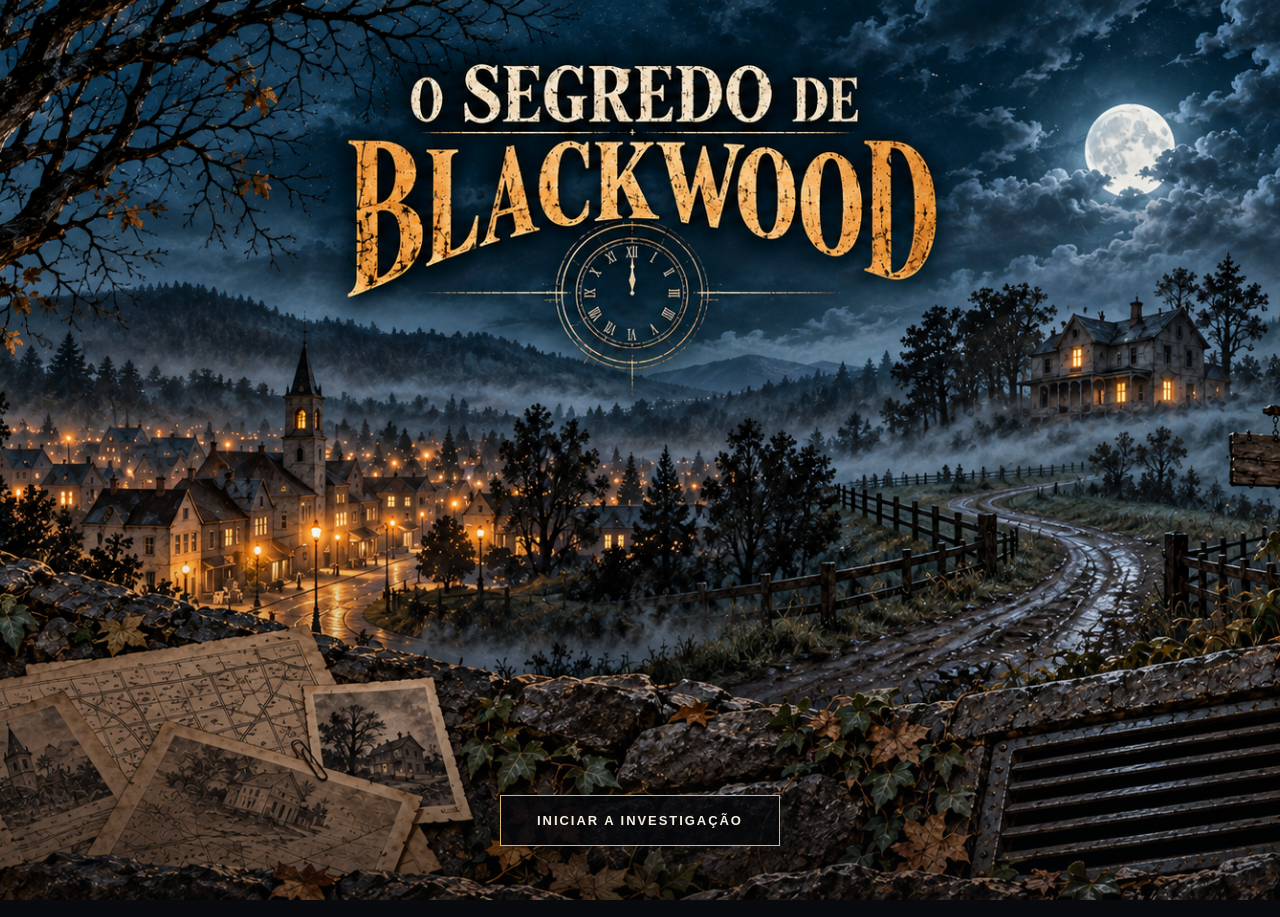
<file: jogos/o-segredo-de-Blackwood/O_Segredo_de_Blackwood/index.html>
<!DOCTYPE html>
<html lang="pt-BR">
<head>
  <meta charset="UTF-8">
  <meta name="viewport" content="width=device-width, initial-scale=1.0">
  <title>O Segredo de Blackwood</title>
  <link rel="stylesheet" href="css/style.css">
</head>
<body>

  <div id="start-screen" class="start-screen">
    <div class="start-overlay">
      <button id="start-btn" class="start-btn">INICIAR A INVESTIGAÇÃO</button>
    </div>
  </div>

  <div id="app">
    <header class="topbar">
      <div class="brand-block">
        <div class="eyebrow">BLACKWOOD</div>
        <h1>O Segredo de Blackwood</h1>
        <div class="project-labels">
          <span>NARRATIVA INTERATIVA</span>
          <span>RECURSIVIDADE</span>
          <span>PROJETO ESCOLAR</span>
          <span>ATIVIDADE DESENVOLVIDA COM APOIO DE INTELIGÊNCIA ARTIFICIAL</span>
        </div>
      </div>
      <div class="clock-panel">
        <span>HORA</span>
        <strong id="game-clock">23:47</strong>
      </div>
      <div class="accessibility-controls" aria-label="Controles de acessibilidade">
        <button id="font-decrease" type="button" aria-label="Diminuir fonte">A−</button>
        <button id="font-increase" type="button" aria-label="Aumentar fonte">A+</button>
        <button id="narration-btn" type="button" aria-label="Ouvir ou parar narração">▶ Narração</button>
        <button id="music-btn" type="button" aria-label="Ativar ou desativar música">♫ Música</button>
      </div>
    </header>

    <main class="game-layout">
      <aside class="sidebar">
        <section>
          <h2>INVESTIGAÇÃO</h2>
          <div id="case-status" class="case-status">Caso aberto</div>
        </section>
        <section>
          <h2>PISTAS</h2>
          <ul id="clues-list"></ul>
        </section>
        <section>
          <h2>PESSOAS</h2>
          <ul id="people-list"></ul>
        </section>
      </aside>

      <section class="stage">
        <div id="scene-image" class="scene-image" aria-label="Imagem da cena"></div>
        <article class="scene-card">
          <div id="scene-kicker" class="scene-kicker"></div>
          <h2 id="scene-title"></h2>
          <div id="scene-text" class="scene-text"></div>
          <div id="choices" class="choices"></div>
          <div id="continue-area" class="continue-area"></div>
        </article>
      </section>
    </main>

    <footer class="project-footer">
      <div class="project-identification">
        <div class="project-main">NARRATIVA INTERATIVA</div>
        <div class="project-tags">
          <span>RECURSIVIDADE</span>
          <span>PROJETO ESCOLAR</span>
        </div>
        <div class="project-support">
          ATIVIDADE DESENVOLVIDA COM APOIO DE INTELIGÊNCIA ARTIFICIAL
        </div>
      </div>

      <div class="creators">
        <div class="creators-title">CRIADORES</div>
        <div class="creator-names">ANA BEATRIZ &nbsp;•&nbsp; FRANCISCO RENATO &nbsp;•&nbsp; JOÃO CARLOS &nbsp;•&nbsp; JOSÉ FILHO &nbsp;•&nbsp; LAURA CARDOSO</div>
        <div class="orientation">ORIENTAÇÃO: <strong>PROF° GEOVANE GALDINO</strong></div>
      </div>

      <div class="footer-bottom">
        <span>Uma investigação em Blackwood</span>
        <button id="restart-btn" class="restart-btn">Reiniciar investigação</button>
      </div>

      <div class="bug-notice">
        CASO ENCONTRE INCONSISTÊNCIAS, ERROS, OU BUGS DE PROGRAMAÇÃO, POR FAVOR AVISAR.
      </div>
    </footer>
  </div>

  <div id="blackout" class="blackout hidden">
    <div class="blackout-content">
      <div class="midnight">00h00</div>
      <div id="blackout-message"></div>
      <button id="blackout-btn" class="primary-btn">Continuar</button>
    </div>
  </div>

  <audio id="ambient-audio" preload="auto" loop>
    <source src="./assets/audio/blackwood_ambience.mp3" type="audio/mpeg">
    <source src="./assets/audio/blackwood_ambience.wav" type="audio/wav">
  </audio>
  <script src="js/game.js"></script>
</body>
</html>
</file>
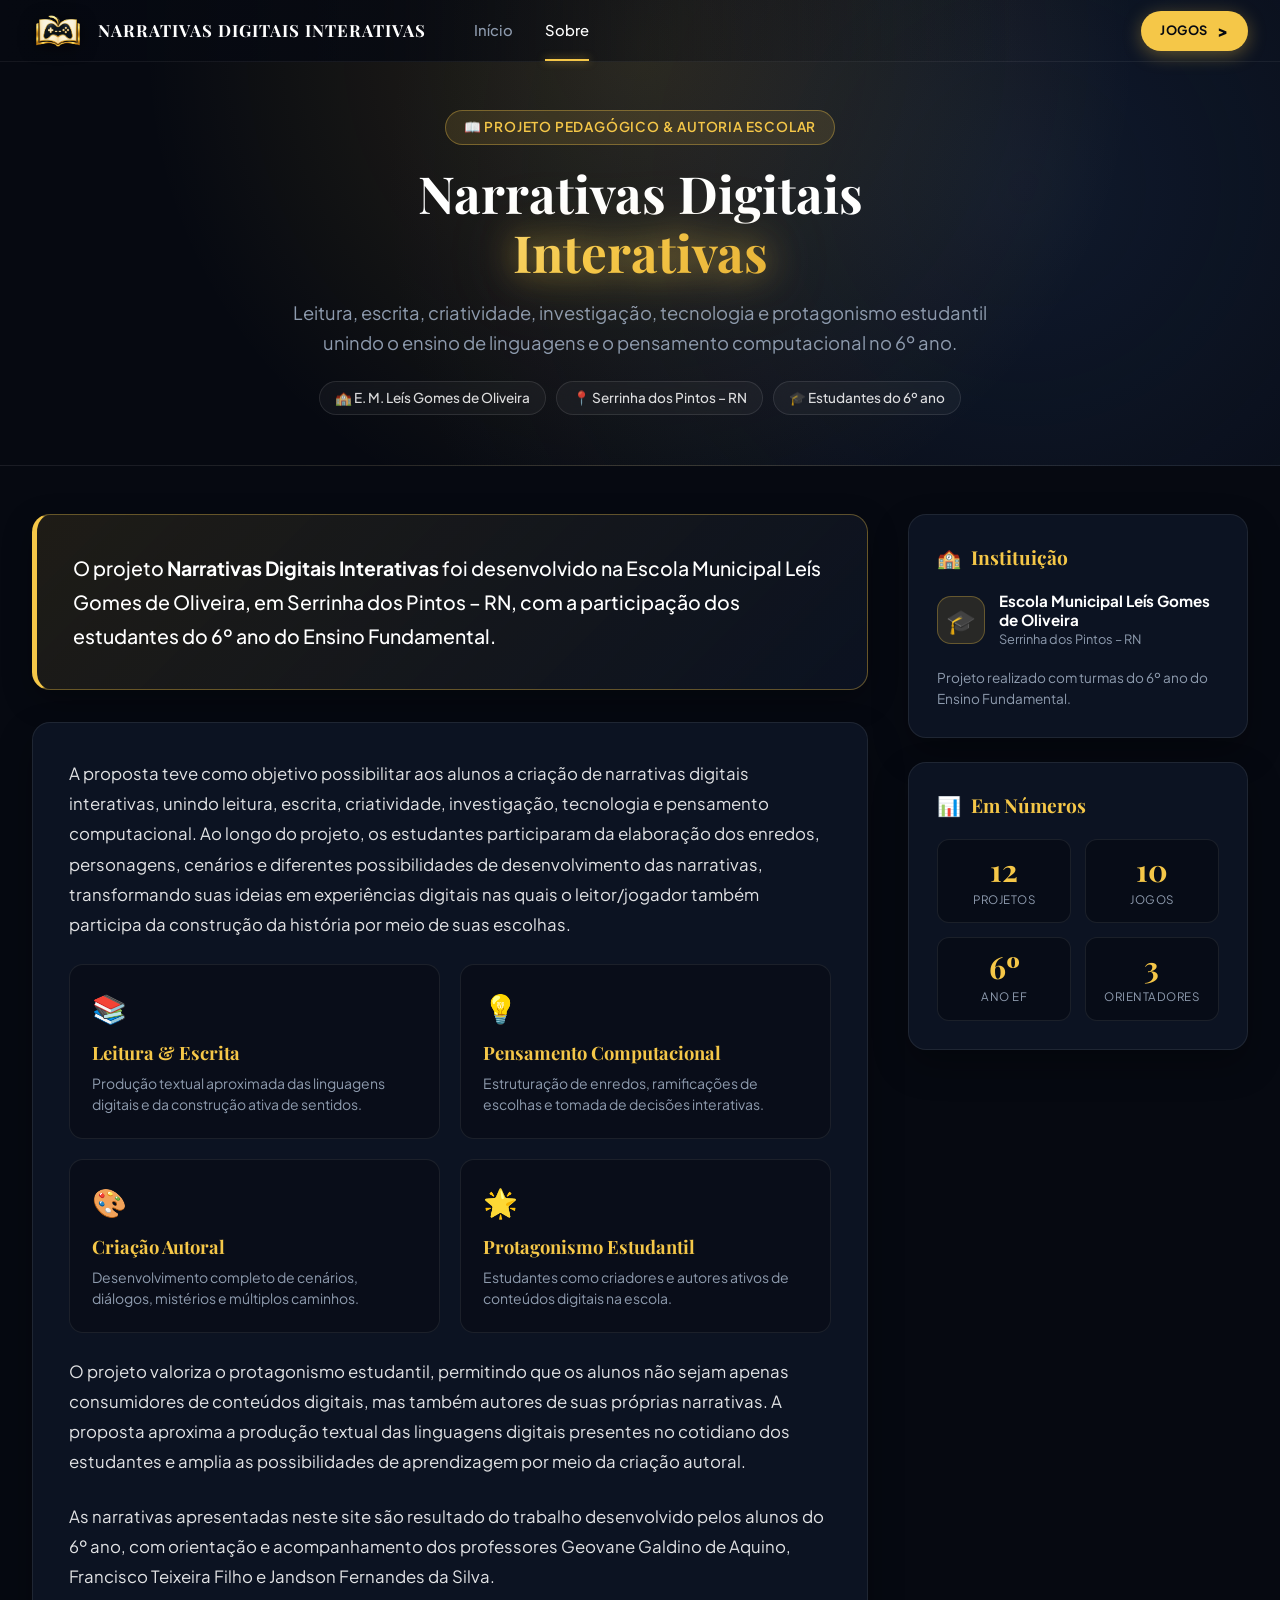
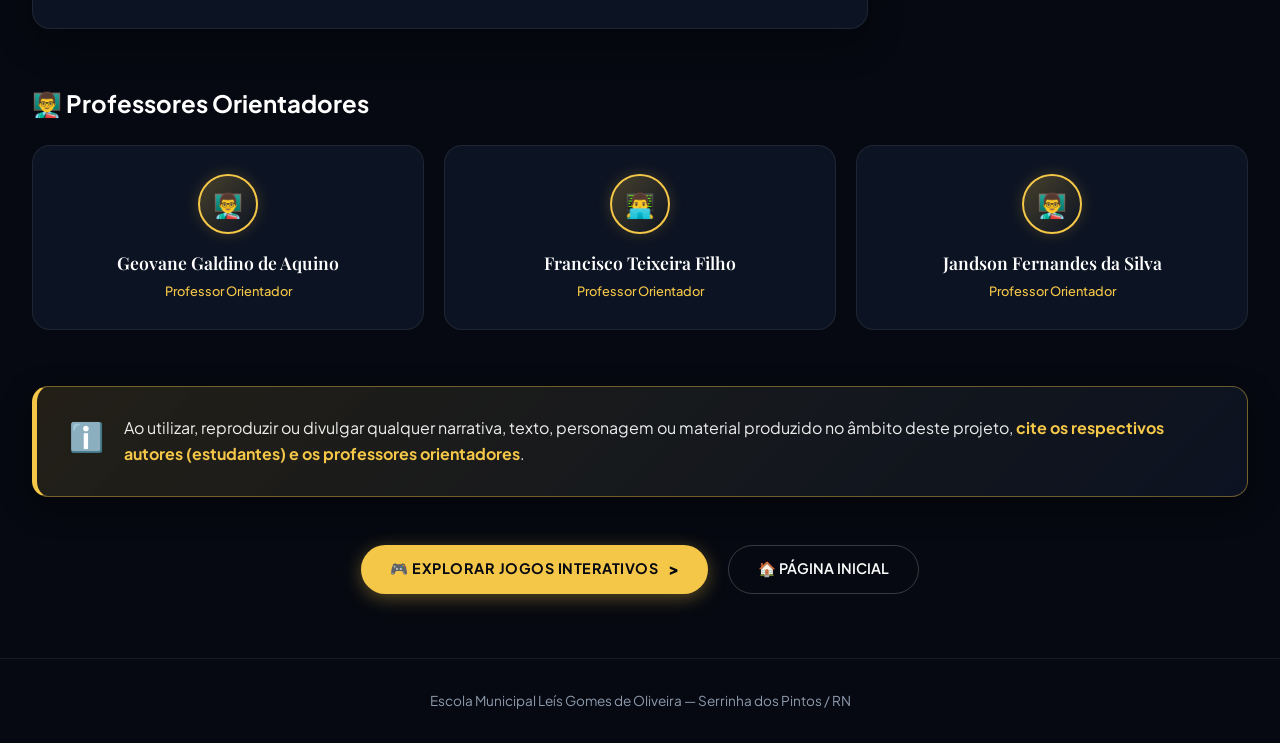
<file: sobre.html>
<!DOCTYPE html>
<html lang="pt-BR">
<head>
  <meta charset="UTF-8">
  <meta name="viewport" content="width=device-width, initial-scale=1.0">
  <meta name="description" content="Sobre o Projeto Narrativas Digitais Interativas - Escola Municipal Leís Gomes de Oliveira.">
  <title>Sobre o Projeto — NARRATIVAS DIGITAIS INTERATIVAS</title>
  <link rel="icon" type="image/png" href="assets/icon.png">
  <link rel="stylesheet" href="style.css">
</head>
<body>

  <!-- HEADER / NAVBAR -->
  <header class="header">
    <div class="header-container">
      <div class="header-left">
        <a href="index.html" class="logo">
          <img src="assets/icon.png" alt="Logo Narrativas Digitais Interativas" class="logo-icon">
          <span class="logo-text">NARRATIVAS DIGITAIS INTERATIVAS</span>
        </a>

        <nav class="nav">
          <a href="index.html" class="nav-item">Início</a>
          <a href="sobre.html" class="nav-item active">Sobre</a>
        </nav>
      </div>

      <div class="header-right">
        <a href="index.html#jogos" class="btn-explorar" style="padding: 0.5rem 1.2rem; font-size: 0.8rem;">
          JOGOS <span class="arrow">&gt;</span>
        </a>
      </div>
    </div>
  </header>

  <!-- HERO SECTION SOBRE -->
  <section class="about-hero-section">
    <div class="main-container">
      <div class="about-hero-center">
        <span class="about-badge">
          📖 PROJETO PEDAGÓGICO & AUTORIA ESCOLAR
        </span>
        <h1 class="about-title">
          Narrativas Digitais <span class="hero-highlight">Interativas</span>
        </h1>
        <p class="about-subtitle">
          Leitura, escrita, criatividade, investigação, tecnologia e protagonismo estudantil unindo o ensino de linguagens e o pensamento computacional no 6º ano.
        </p>
        <div class="about-pills-row">
          <span class="about-pill">🏫 E. M. Leís Gomes de Oliveira</span>
          <span class="about-pill">📍 Serrinha dos Pintos – RN</span>
          <span class="about-pill">🎓 Estudantes do 6º ano</span>
        </div>
      </div>
    </div>
  </section>

  <!-- MAIN CONTENT LAYOUT -->
  <main class="main-container">
    <div class="about-grid-layout">

      <!-- COLUNA PRINCIPAL -->
      <article class="about-main-article">
        
        <!-- CARD EM DESTAQUE (PARÁGRAFO 1) -->
        <div class="about-lead-card">
          <p class="about-lead-text">
            O projeto <strong>Narrativas Digitais Interativas</strong> foi desenvolvido na Escola Municipal Leís Gomes de Oliveira, em Serrinha dos Pintos – RN, com a participação dos estudantes do 6º ano do Ensino Fundamental.
          </p>
        </div>

        <!-- BLOCO DE CONTEÚDO PRINCIPAL -->
        <div class="about-text-block">
          <p class="about-paragraph">
            A proposta teve como objetivo possibilitar aos alunos a criação de narrativas digitais interativas, unindo leitura, escrita, criatividade, investigação, tecnologia e pensamento computacional. Ao longo do projeto, os estudantes participaram da elaboração dos enredos, personagens, cenários e diferentes possibilidades de desenvolvimento das narrativas, transformando suas ideias em experiências digitais nas quais o leitor/jogador também participa da construção da história por meio de suas escolhas.
          </p>

          <!-- PILARES DO PROJETO -->
          <div class="about-pillars-grid">
            <div class="pillar-card">
              <div class="pillar-icon">📚</div>
              <h3 class="pillar-title">Leitura & Escrita</h3>
              <p class="pillar-desc">Produção textual aproximada das linguagens digitais e da construção ativa de sentidos.</p>
            </div>
            <div class="pillar-card">
              <div class="pillar-icon">💡</div>
              <h3 class="pillar-title">Pensamento Computacional</h3>
              <p class="pillar-desc">Estruturação de enredos, ramificações de escolhas e tomada de decisões interativas.</p>
            </div>
            <div class="pillar-card">
              <div class="pillar-icon">🎨</div>
              <h3 class="pillar-title">Criação Autoral</h3>
              <p class="pillar-desc">Desenvolvimento completo de cenários, diálogos, mistérios e múltiplos caminhos.</p>
            </div>
            <div class="pillar-card">
              <div class="pillar-icon">🌟</div>
              <h3 class="pillar-title">Protagonismo Estudantil</h3>
              <p class="pillar-desc">Estudantes como criadores e autores ativos de conteúdos digitais na escola.</p>
            </div>
          </div>

          <p class="about-paragraph">
            O projeto valoriza o protagonismo estudantil, permitindo que os alunos não sejam apenas consumidores de conteúdos digitais, mas também autores de suas próprias narrativas. A proposta aproxima a produção textual das linguagens digitais presentes no cotidiano dos estudantes e amplia as possibilidades de aprendizagem por meio da criação autoral.
          </p>

          <p class="about-paragraph">
            As narrativas apresentadas neste site são resultado do trabalho desenvolvido pelos alunos do 6º ano, com orientação e acompanhamento dos professores Geovane Galdino de Aquino, Francisco Teixeira Filho e Jandson Fernandes da Silva.
          </p>
        </div>

      </article>

      <!-- BARRA LATERAL (SIDEBAR) -->
      <aside class="about-sidebar">
        
        <div class="sidebar-info-card">
          <h3 class="sidebar-card-title">
            <span>🏫</span> Instituição
          </h3>
          <div class="school-header-mini">
            <div class="school-icon-glow">🎓</div>
            <div>
              <div class="school-name-title">Escola Municipal Leís Gomes de Oliveira</div>
              <div class="school-city-sub">Serrinha dos Pintos – RN</div>
            </div>
          </div>
          <div style="font-size: 0.85rem; color: var(--text-muted); line-height: 1.5;">
            Projeto realizado com turmas do 6º ano do Ensino Fundamental.
          </div>
        </div>

        <div class="sidebar-info-card">
          <h3 class="sidebar-card-title">
            <span>📊</span> Em Números
          </h3>
          <div class="stats-grid-mini">
            <div class="stat-box">
              <div class="stat-number">12</div>
              <div class="stat-label">Projetos</div>
            </div>
            <div class="stat-box">
              <div class="stat-number">10</div>
              <div class="stat-label">Jogos</div>
            </div>
            <div class="stat-box">
              <div class="stat-number">6º</div>
              <div class="stat-label">Ano EF</div>
            </div>
            <div class="stat-box">
              <div class="stat-number">3</div>
              <div class="stat-label">Orientadores</div>
            </div>
          </div>
        </div>

      </aside>

    </div>

    <!-- SEÇÃO DE ORIENTADORES -->
    <section class="teachers-section">
      <h2 class="about-section-title">
        <span>👨‍🏫</span> Professores Orientadores
      </h2>
      <div class="teachers-grid">
        <div class="teacher-card">
          <div class="teacher-avatar">👨‍🏫</div>
          <div class="teacher-name">Geovane Galdino de Aquino</div>
          <div class="teacher-role">Professor Orientador</div>
        </div>
        <div class="teacher-card">
          <div class="teacher-avatar">👨‍💻</div>
          <div class="teacher-name">Francisco Teixeira Filho</div>
          <div class="teacher-role">Professor Orientador</div>
        </div>
        <div class="teacher-card">
          <div class="teacher-avatar">👨‍🏫</div>
          <div class="teacher-name">Jandson Fernandes da Silva</div>
          <div class="teacher-role">Professor Orientador</div>
        </div>
      </div>
    </section>

    <!-- AVISO DE CITAÇÃO E DIREITOS -->
    <div class="attribution-box">
      <span class="attribution-icon">ℹ️</span>
      <div class="attribution-text">
        Ao utilizar, reproduzir ou divulgar qualquer narrativa, texto, personagem ou material produzido no âmbito deste projeto, <strong>cite os respectivos autores (estudantes) e os professores orientadores</strong>.
      </div>
    </div>

    <!-- BOTÕES DE AÇÃO -->
    <div class="about-actions-row">
      <a href="index.html#jogos" class="btn-explorar">
        🎮 EXPLORAR JOGOS INTERATIVOS <span class="arrow">&gt;</span>
      </a>
      <a href="index.html" class="btn-secondary-outline">
        🏠 PÁGINA INICIAL
      </a>
    </div>

  </main>

  <footer style="margin-top: 4rem; padding: 2rem 0; border-top: 1px solid rgba(255, 255, 255, 0.08); text-align: center; color: var(--text-muted); font-size: 0.85rem;">
    Escola Municipal Leís Gomes de Oliveira — Serrinha dos Pintos / RN
  </footer>

</body>
</html>
</file>
<file: style.css>
/* ==========================================================================
   NARRATIVAS DIGITAIS INTERATIVAS
   Design System & Layout - Réplica Exata (Capa Nítida, Glow Dourado, Header Menor & Lupa)
   ========================================================================== */

@import url('https://fonts.googleapis.com/css2?family=Playfair+Display:wght@600;700&family=Plus+Jakarta+Sans:wght@400;500;600;700&display=swap');

:root {
  /* Colors */
  --bg-dark: #060911;
  --bg-card: #0C1322;
  --bg-card-hover: #111A2E;
  
  --gold-primary: #F5C748;
  --gold-button: #F5C748;
  --gold-button-hover: #FFD45E;
  
  --text-main: #FFFFFF;
  --text-muted: #8E9BAE;
  --text-gold: #F5C748;
  
  --border-card: rgba(255, 255, 255, 0.08);
  --border-card-hover: rgba(245, 199, 72, 0.4);
  
  /* Fonts */
  --font-serif: 'Playfair Display', Georgia, serif;
  --font-sans: 'Plus Jakarta Sans', -apple-system, BlinkMacSystemFont, sans-serif;
  
  --transition: all 0.25s ease-in-out;
}

/* Reset */
* {
  margin: 0;
  padding: 0;
  box-sizing: border-box;
}

html {
  scroll-behavior: smooth;
  color-scheme: dark;
}

body {
  background-color: var(--bg-dark);
  color: var(--text-main);
  font-family: var(--font-sans);
  line-height: 1.5;
  min-height: 100vh;
  overflow-x: hidden;
}

/* Layout Containers */
.main-container {
  max-width: 1320px;
  margin: 0 auto;
  padding: 0 2rem;
  width: 100%;
}

/* ==========================================================================
   1. HEADER / NAVBAR (Menor altura, ícone maior, transparência total à direita)
   ========================================================================== */
.header {
  position: absolute;
  top: 0;
  left: 0;
  width: 100%;
  z-index: 1000;
  height: 62px; /* Cabeçalho mais fino */
  display: flex;
  align-items: center;
  background: linear-gradient(
    90deg, 
    #060911 0%, 
    rgba(6, 9, 17, 0.85) 30%, 
    rgba(6, 9, 17, 0.3) 55%, 
    transparent 80%
  );
  border-bottom: 1px solid rgba(255, 255, 255, 0.06);
}

.header-container {
  max-width: 1320px;
  margin: 0 auto;
  padding: 0 2rem;
  width: 100%;
  display: flex;
  align-items: center;
  justify-content: space-between;
}

.header-left {
  display: flex;
  align-items: center;
  gap: 3rem;
}

/* Logo */
.logo {
  display: flex;
  align-items: center;
  gap: 0.85rem;
  text-decoration: none;
}

.logo-icon {
  width: 52px; /* Ícone maior (livro com controle) */
  height: 52px;
  object-fit: contain;
  filter: drop-shadow(0 2px 8px rgba(0, 0, 0, 0.6));
}

.logo-text {
  font-family: var(--font-serif);
  font-size: 1.05rem;
  font-weight: 700;
  color: var(--text-main);
  letter-spacing: 1px;
  text-transform: uppercase;
}

/* Nav links */
.nav {
  display: flex;
  align-items: center;
  gap: 2rem;
}

.nav-item {
  color: var(--text-muted);
  text-decoration: none;
  font-size: 0.925rem;
  font-weight: 500;
  padding: 0.3rem 0;
  position: relative;
  transition: var(--transition);
  cursor: pointer;
}

.nav-item:hover,
.nav-item.active {
  color: var(--text-main);
}

.nav-item.active::after {
  content: '';
  position: absolute;
  bottom: -15px;
  left: 0;
  width: 100%;
  height: 2px;
  background: var(--gold-primary);
  box-shadow: 0 0 8px rgba(245, 199, 72, 0.6);
}

/* Search Box com Lupa */
.search-box {
  position: relative;
  width: 250px;
}

.search-box input {
  width: 100%;
  background: rgba(12, 19, 34, 0.6);
  backdrop-filter: blur(8px);
  -webkit-backdrop-filter: blur(8px);
  border: 1px solid rgba(255, 255, 255, 0.18);
  border-radius: 999px;
  padding: 0.45rem 1rem 0.45rem 2.5rem; /* Espaço para o ícone de lupa */
  color: var(--text-main);
  font-size: 0.85rem;
  font-family: var(--font-sans);
  outline: none;
  transition: var(--transition);
}

.search-box input:focus {
  border-color: rgba(245, 199, 72, 0.8);
  background: rgba(12, 19, 34, 0.85);
  box-shadow: 0 0 10px rgba(245, 199, 72, 0.2);
}

.search-box input::placeholder {
  color: #8E9BAE;
}

.search-icon {
  position: absolute;
  left: 0.9rem;
  top: 50%;
  transform: translateY(-50%);
  width: 15px;
  height: 15px;
  stroke: #8E9BAE;
  pointer-events: none;
  z-index: 2;
}

/* ==========================================================================
   2. HERO SECTION (Capa Nítida, Cores Vivas e Efeito de Brilho Dourado)
   ========================================================================== */
.hero-section {
  position: relative;
  width: 100%;
  min-height: 560px;
  padding-top: 62px; /* espaço para o header fino */
  display: flex;
  align-items: center;
  overflow: hidden;
  border-radius: 0 0 28px 28px; /* Corte na base */
  border-bottom: 1px solid rgba(255, 255, 255, 0.08);
}

.hero-bg-wrapper {
  position: absolute;
  inset: 0;
  width: 100%;
  height: 100%;
}

/* Imagem da capa 100% NÍTIDA e com CORES VIVAS no lado direito */
.hero-bg-img {
  width: 100%;
  height: 100%;
  object-fit: cover;
  object-position: center right;
  display: block;
  filter: none !important; /* Sem escurecimento ou perda de cores */
}

/* Overlay APENAS no lado esquerdo sob os textos */
.hero-gradient-overlay {
  position: absolute;
  inset: 0;
  background: linear-gradient(
    90deg, 
    #060911 0%, 
    rgba(6, 9, 17, 0.95) 30%, 
    rgba(6, 9, 17, 0.75) 45%, 
    rgba(6, 9, 17, 0.2) 65%, 
    transparent 80%
  );
  pointer-events: none;
}

.hero-content-container {
  position: relative;
  z-index: 10;
  max-width: 1320px;
  margin: 0 auto;
  padding: 3.5rem 2rem 4rem;
  width: 100%;
}

.hero-text-block {
  max-width: 560px;
}

.hero-title {
  font-family: var(--font-serif);
  font-size: 3.4rem;
  font-weight: 700;
  line-height: 1.15;
  color: var(--text-main);
  margin-bottom: 1.25rem;
  letter-spacing: -0.5px;
}

/* Efeito de Brilho Dourado Luminoso para "Decida o final." */
.hero-highlight {
  background: linear-gradient(135deg, #FFF5C2 0%, #F5C748 45%, #D4981F 100%);
  -webkit-background-clip: text;
  -webkit-text-fill-color: transparent;
  display: block;
  filter: drop-shadow(0 0 16px rgba(245, 199, 72, 0.55)) drop-shadow(0 0 32px rgba(245, 199, 72, 0.3));
}

.hero-subtitle {
  font-size: 1.1rem;
  color: rgba(255, 255, 255, 0.9);
  font-weight: 400;
  margin-bottom: 2.2rem;
  line-height: 1.6;
  max-width: 480px;
}

.btn-explorar {
  display: inline-flex;
  align-items: center;
  gap: 0.6rem;
  background: var(--gold-button);
  color: #060911;
  font-family: var(--font-sans);
  font-weight: 700;
  font-size: 0.9rem;
  padding: 0.8rem 1.8rem;
  border-radius: 999px;
  text-decoration: none;
  letter-spacing: 0.5px;
  transition: var(--transition);
  box-shadow: 0 4px 18px rgba(245, 199, 72, 0.35);
  border: none;
  cursor: pointer;
}

.btn-explorar:hover {
  background: var(--gold-button-hover);
  transform: translateY(-2px);
  box-shadow: 0 8px 28px rgba(245, 199, 72, 0.5);
}

.btn-explorar .arrow {
  font-size: 1rem;
  font-weight: 800;
}

/* ==========================================================================
   3. GAMES SECTION (Cards Retangulares)
   ========================================================================== */
.section-games {
  padding: 3rem 0 6rem;
}

.section-top-bar {
  display: flex;
  align-items: center;
  justify-content: space-between;
  margin-bottom: 2rem;
  border-bottom: 1px solid rgba(255, 255, 255, 0.08);
  padding-bottom: 0.85rem;
}

.section-heading-wrap {
  display: flex;
  align-items: center;
  gap: 0.8rem;
}

.section-title {
  font-family: var(--font-serif);
  font-size: 1.85rem;
  font-weight: 700;
  color: var(--text-main);
}

.section-dash {
  width: 28px;
  height: 2px;
  background: var(--gold-primary);
  display: inline-block;
  box-shadow: 0 0 6px rgba(245, 199, 72, 0.5);
}

.section-caption {
  color: var(--text-muted);
  font-size: 0.9rem;
  font-weight: 400;
}

/* Games Grid */
.games-grid {
  display: grid;
  grid-template-columns: repeat(3, 1fr);
  gap: 1.5rem;
}

/* Game Card */
.game-card {
  background: var(--bg-card);
  border: 1px solid var(--border-card);
  border-radius: 12px;
  overflow: hidden;
  display: flex;
  flex-direction: column;
  color: inherit;
  text-decoration: none;
  cursor: pointer;
  transition: var(--transition);
}

.game-card:hover,
.game-card:focus-visible {
  border-color: var(--border-card-hover);
  transform: translateY(-4px);
  box-shadow: 0 12px 30px rgba(0, 0, 0, 0.6);
  background: var(--bg-card-hover);
  outline: none;
}

.game-card.is-unavailable {
  cursor: default;
}

.game-card.is-unavailable:hover {
  border-color: var(--border-card);
  background: var(--bg-card);
  box-shadow: none;
  transform: none;
}

.card-media {
  position: relative;
  width: 100%;
  padding-top: 46%; /* Wide Retangular Aspect Ratio */
  overflow: hidden;
  background: #04070F;
}

.card-code {
  position: absolute;
  top: 0.75rem;
  left: 0.8rem;
  z-index: 4;
  min-width: 36px;
  padding: 0.3rem 0.45rem;
  color: #060911;
  font-size: 0.72rem;
  font-weight: 800;
  letter-spacing: 0.08em;
  text-align: center;
  background: var(--gold-primary);
  border-radius: 999px;
  box-shadow: 0 3px 12px rgba(0, 0, 0, 0.38);
}

.card-placeholder {
  position: absolute;
  inset: 0;
  display: grid;
  place-content: center;
  justify-items: center;
  gap: 0.32rem;
  color: #c9d2df;
  background:
    radial-gradient(circle at 70% 30%, rgba(245, 199, 72, 0.14), transparent 24%),
    linear-gradient(135deg, rgba(63, 81, 120, 0.25), transparent 45%),
    repeating-linear-gradient(135deg, transparent 0 17px, rgba(255, 255, 255, 0.025) 18px 19px),
    #09101d;
}

.card-placeholder::before {
  position: absolute;
  inset: 15px;
  content: "";
  border: 1px dashed rgba(245, 199, 72, 0.2);
  border-radius: 7px;
}

.placeholder-symbol {
  color: var(--gold-primary);
  font-family: var(--font-serif);
  font-size: 2.4rem;
  line-height: 1;
  opacity: 0.86;
}

.card-placeholder strong {
  font-family: var(--font-serif);
  font-size: 0.92rem;
  letter-spacing: 0.05em;
  text-transform: uppercase;
}

.card-placeholder small {
  color: var(--text-muted);
  font-size: 0.65rem;
  font-weight: 700;
  letter-spacing: 0.14em;
  text-transform: uppercase;
}

.card-img {
  position: absolute;
  inset: 0;
  width: 100%;
  height: 100%;
  object-fit: cover;
  transition: transform 0.5s ease;
}

.game-card:hover .card-img {
  transform: scale(1.06);
}

.card-overlay {
  position: absolute;
  inset: 0;
  background: linear-gradient(
    180deg, 
    rgba(0, 0, 0, 0.05) 0%, 
    rgba(12, 19, 34, 0.4) 60%, 
    rgba(12, 19, 34, 0.92) 100%
  );
  display: flex;
  align-items: flex-end;
  justify-content: flex-end;
  padding: 0.85rem 1rem;
}

.card-overlay-quote {
  font-family: var(--font-serif);
  font-size: 0.7rem;
  font-weight: 700;
  color: rgba(255, 255, 255, 0.85);
  letter-spacing: 1.2px;
  text-transform: uppercase;
  text-align: right;
  max-width: 85%;
  text-shadow: 0 2px 6px rgba(0, 0, 0, 0.9);
  line-height: 1.3;
}

.card-body {
  padding: 0.85rem 1.1rem 1rem;
  display: flex;
  flex-direction: column;
  justify-content: space-between;
  flex-grow: 1;
}

.card-title {
  font-family: var(--font-sans);
  font-size: 0.95rem;
  font-weight: 700;
  color: var(--text-main);
  margin-bottom: 0.6rem;
  line-height: 1.3;
  white-space: nowrap;
  overflow: hidden;
  text-overflow: ellipsis;
}

.card-footer {
  display: flex;
  align-items: center;
  justify-content: space-between;
}

.card-genre {
  display: inline-flex;
  align-items: center;
  gap: 0.4rem;
  color: var(--text-muted);
  font-size: 0.825rem;
  font-weight: 500;
}

.genre-icon {
  font-size: 0.88rem;
  opacity: 0.9;
}

.btn-jogar {
  background: transparent;
  border: 1px solid var(--gold-primary);
  color: var(--gold-primary);
  font-family: var(--font-sans);
  font-weight: 700;
  font-size: 0.72rem;
  letter-spacing: 1px;
  padding: 0.35rem 1.3rem;
  border-radius: 999px;
  cursor: pointer;
  transition: var(--transition);
  text-transform: uppercase;
}

.btn-jogar:hover {
  background: var(--gold-primary);
  color: #060911;
  box-shadow: 0 0 12px rgba(245, 199, 72, 0.4);
}

.btn-pendente {
  max-width: 128px;
  padding: 0.38rem 0.75rem;
  color: #8591a3;
  font-size: 0.62rem;
  font-weight: 700;
  letter-spacing: 0.08em;
  text-align: center;
  text-transform: uppercase;
  background: rgba(255, 255, 255, 0.035);
  border: 1px solid rgba(255, 255, 255, 0.1);
  border-radius: 999px;
}

.game-card:hover .btn-jogar,
.game-card:focus-visible .btn-jogar {
  background: var(--gold-primary);
  color: #060911;
  box-shadow: 0 0 12px rgba(245, 199, 72, 0.4);
}

.games-empty {
  grid-column: 1 / -1;
  padding: 3rem;
  color: var(--text-muted);
  text-align: center;
}

/* ==========================================================================
   4. MODALS (SOBRE & GAME PLAYER)
   ========================================================================== */
.modal-backdrop {
  position: fixed;
  inset: 0;
  background: rgba(4, 7, 15, 0.88);
  backdrop-filter: blur(8px);
  -webkit-backdrop-filter: blur(8px);
  z-index: 2000;
  display: flex;
  align-items: center;
  justify-content: center;
  padding: 1.5rem;
  opacity: 0;
  pointer-events: none;
  transition: var(--transition);
}

.modal-backdrop.active {
  opacity: 1;
  pointer-events: auto;
}

.modal-card {
  background: var(--bg-card);
  border: 1px solid var(--border-card-hover);
  border-radius: 16px;
  max-width: 720px;
  width: 100%;
  max-height: 90vh;
  overflow-y: auto;
  box-shadow: 0 25px 60px rgba(0, 0, 0, 0.8);
  position: relative;
  transform: scale(0.95);
  transition: var(--transition);
}

.modal-backdrop.active .modal-card {
  transform: scale(1);
}

.modal-header {
  display: flex;
  align-items: center;
  justify-content: space-between;
  padding: 1.5rem 2rem;
  border-bottom: 1px solid rgba(255, 255, 255, 0.08);
}

.modal-title {
  font-family: var(--font-serif);
  font-size: 1.35rem;
  color: var(--gold-primary);
  display: flex;
  align-items: center;
  gap: 0.75rem;
}

.modal-close {
  background: transparent;
  border: none;
  color: var(--text-muted);
  font-size: 1.5rem;
  cursor: pointer;
  width: 36px;
  height: 36px;
  border-radius: 50%;
  display: flex;
  align-items: center;
  justify-content: center;
  transition: var(--transition);
}

.modal-close:hover {
  background: rgba(255, 255, 255, 0.1);
  color: var(--text-main);
}

.modal-body {
  padding: 2rem;
  color: rgba(255, 255, 255, 0.9);
  line-height: 1.7;
}

.modal-highlight {
  background: rgba(245, 199, 72, 0.08);
  border-left: 3px solid var(--gold-primary);
  padding: 1.2rem;
  border-radius: 0 8px 8px 0;
  margin: 1.5rem 0;
}

/* Responsive */
@media (max-width: 992px) {
  .games-grid {
    grid-template-columns: repeat(2, 1fr);
  }
  .hero-title {
    font-size: 2.6rem;
  }
}

@media (max-width: 768px) {
  .header-left {
    gap: 1.5rem;
  }
  .search-box {
    width: 160px;
  }
  .games-grid {
    grid-template-columns: 1fr;
  }
  .hero-title {
    font-size: 2.2rem;
  }
  .section-top-bar {
    flex-direction: column;
    align-items: flex-start;
    gap: 0.5rem;
  }
}

/* ==========================================================================
   5. PÁGINA SOBRE (Layout Premium & Editorial)
   ========================================================================== */

.about-hero-section {
  position: relative;
  padding: 110px 0 50px;
  background: radial-gradient(circle at 50% 10%, rgba(245, 199, 72, 0.14) 0%, rgba(12, 19, 34, 0) 65%),
              radial-gradient(circle at 80% 40%, rgba(30, 50, 85, 0.4) 0%, transparent 60%);
  border-bottom: 1px solid rgba(255, 255, 255, 0.08);
}

.about-hero-center {
  max-width: 860px;
  margin: 0 auto;
  text-align: center;
}

.about-badge {
  display: inline-flex;
  align-items: center;
  gap: 0.5rem;
  background: rgba(245, 199, 72, 0.12);
  border: 1px solid rgba(245, 199, 72, 0.35);
  color: var(--gold-primary);
  font-size: 0.85rem;
  font-weight: 600;
  padding: 0.4rem 1.1rem;
  border-radius: 999px;
  margin-bottom: 1.2rem;
  letter-spacing: 0.8px;
  text-transform: uppercase;
}

.about-title {
  font-family: var(--font-serif);
  font-size: 3.2rem;
  font-weight: 700;
  line-height: 1.15;
  color: var(--text-main);
  margin-bottom: 1rem;
}

.about-subtitle {
  color: var(--text-muted);
  font-size: 1.15rem;
  line-height: 1.6;
  max-width: 720px;
  margin: 0 auto;
}

.about-pills-row {
  display: flex;
  flex-wrap: wrap;
  align-items: center;
  justify-content: center;
  gap: 0.65rem;
  margin-top: 1.5rem;
}

.about-pill {
  background: rgba(255, 255, 255, 0.04);
  border: 1px solid rgba(255, 255, 255, 0.1);
  color: rgba(255, 255, 255, 0.85);
  font-size: 0.85rem;
  font-weight: 500;
  padding: 0.35rem 0.95rem;
  border-radius: 999px;
  backdrop-filter: blur(8px);
}

.about-grid-layout {
  display: grid;
  grid-template-columns: 1fr 340px;
  gap: 2.5rem;
  margin-top: 3rem;
  margin-bottom: 3.5rem;
}

.about-main-article {
  display: flex;
  flex-direction: column;
  gap: 2rem;
}

.about-lead-card {
  background: linear-gradient(135deg, rgba(245, 199, 72, 0.1) 0%, rgba(12, 19, 34, 0.95) 100%);
  border: 1px solid rgba(245, 199, 72, 0.35);
  border-left: 5px solid var(--gold-primary);
  border-radius: 18px;
  padding: 2.25rem;
  box-shadow: 0 10px 30px rgba(0, 0, 0, 0.3);
}

.about-lead-text {
  font-size: 1.22rem;
  line-height: 1.75;
  color: #FFFFFF;
  font-weight: 500;
}

.about-text-block {
  background: var(--bg-card);
  border: 1px solid var(--border-card);
  border-radius: 18px;
  padding: 2.25rem;
  box-shadow: 0 15px 35px rgba(0, 0, 0, 0.3);
}

.about-paragraph {
  color: rgba(255, 255, 255, 0.88);
  font-size: 1.05rem;
  line-height: 1.8;
  margin-bottom: 1.5rem;
}

.about-paragraph:last-child {
  margin-bottom: 0;
}

.about-pillars-grid {
  display: grid;
  grid-template-columns: repeat(2, 1fr);
  gap: 1.25rem;
  margin: 1.5rem 0;
}

.pillar-card {
  background: rgba(6, 9, 17, 0.5);
  border: 1px solid rgba(255, 255, 255, 0.08);
  border-radius: 14px;
  padding: 1.35rem;
  transition: var(--transition);
}

.pillar-card:hover {
  background: rgba(245, 199, 72, 0.06);
  border-color: rgba(245, 199, 72, 0.35);
  transform: translateY(-2px);
}

.pillar-icon {
  font-size: 1.75rem;
  margin-bottom: 0.6rem;
}

.pillar-title {
  font-family: var(--font-serif);
  font-size: 1.15rem;
  color: var(--gold-primary);
  margin-bottom: 0.4rem;
}

.pillar-desc {
  font-size: 0.875rem;
  color: var(--text-muted);
  line-height: 1.55;
}

/* Sidebar Info Cards */
.about-sidebar {
  display: flex;
  flex-direction: column;
  gap: 1.5rem;
}

.sidebar-info-card {
  background: var(--bg-card);
  border: 1px solid var(--border-card);
  border-radius: 18px;
  padding: 1.75rem;
  box-shadow: 0 15px 35px rgba(0, 0, 0, 0.3);
}

.sidebar-card-title {
  font-family: var(--font-serif);
  font-size: 1.2rem;
  color: var(--gold-primary);
  margin-bottom: 1.2rem;
  display: flex;
  align-items: center;
  gap: 0.6rem;
}

.school-header-mini {
  display: flex;
  align-items: center;
  gap: 0.85rem;
  margin-bottom: 1.2rem;
}

.school-icon-glow {
  width: 48px;
  height: 48px;
  border-radius: 14px;
  background: rgba(245, 199, 72, 0.12);
  border: 1px solid rgba(245, 199, 72, 0.3);
  display: flex;
  align-items: center;
  justify-content: center;
  font-size: 1.5rem;
  flex-shrink: 0;
}

.school-name-title {
  font-size: 0.95rem;
  font-weight: 700;
  color: var(--text-main);
  line-height: 1.3;
}

.school-city-sub {
  font-size: 0.8rem;
  color: var(--text-muted);
}

.stats-grid-mini {
  display: grid;
  grid-template-columns: repeat(2, 1fr);
  gap: 0.85rem;
}

.stat-box {
  background: rgba(6, 9, 17, 0.6);
  border: 1px solid rgba(255, 255, 255, 0.08);
  border-radius: 12px;
  padding: 0.9rem;
  text-align: center;
}

.stat-number {
  font-family: var(--font-serif);
  font-size: 1.9rem;
  font-weight: 700;
  color: var(--gold-primary);
  line-height: 1;
}

.stat-label {
  font-size: 0.725rem;
  color: var(--text-muted);
  margin-top: 0.35rem;
  text-transform: uppercase;
  letter-spacing: 0.5px;
}

/* Teachers Section */
.teachers-section {
  margin-bottom: 3.5rem;
}

.teachers-grid {
  display: grid;
  grid-template-columns: repeat(3, 1fr);
  gap: 1.25rem;
  margin-top: 1.5rem;
}

.teacher-card {
  background: var(--bg-card);
  border: 1px solid var(--border-card);
  border-radius: 18px;
  padding: 1.75rem 1.5rem;
  text-align: center;
  transition: var(--transition);
}

.teacher-card:hover {
  border-color: var(--border-card-hover);
  transform: translateY(-3px);
  box-shadow: 0 12px 30px rgba(0, 0, 0, 0.5);
}

.teacher-avatar {
  width: 60px;
  height: 60px;
  border-radius: 50%;
  background: linear-gradient(135deg, rgba(245, 199, 72, 0.25) 0%, rgba(12, 19, 34, 0.9) 100%);
  border: 2px solid var(--gold-primary);
  margin: 0 auto 1rem;
  display: flex;
  align-items: center;
  justify-content: center;
  font-size: 1.5rem;
  box-shadow: 0 0 15px rgba(245, 199, 72, 0.2);
}

.teacher-name {
  font-family: var(--font-serif);
  font-size: 1.1rem;
  color: var(--text-main);
  font-weight: 600;
}

.teacher-role {
  font-size: 0.8rem;
  color: var(--gold-primary);
  margin-top: 0.3rem;
  font-weight: 500;
}

.attribution-box {
  background: linear-gradient(135deg, rgba(245, 199, 72, 0.12) 0%, rgba(12, 19, 34, 0.95) 100%);
  border: 1px solid rgba(245, 199, 72, 0.4);
  border-left: 5px solid var(--gold-primary);
  border-radius: 16px;
  padding: 1.75rem 2rem;
  display: flex;
  align-items: flex-start;
  gap: 1.25rem;
  margin-bottom: 3rem;
  box-shadow: 0 10px 30px rgba(0, 0, 0, 0.4);
}

.attribution-icon {
  font-size: 1.75rem;
  color: var(--gold-primary);
  flex-shrink: 0;
}

.attribution-text {
  color: rgba(255, 255, 255, 0.92);
  font-size: 1rem;
  line-height: 1.65;
}

.attribution-text strong {
  color: var(--gold-primary);
}

.about-actions-row {
  display: flex;
  align-items: center;
  justify-content: center;
  gap: 1.25rem;
  margin-top: 1rem;
}

.btn-secondary-outline {
  display: inline-flex;
  align-items: center;
  gap: 0.6rem;
  background: transparent;
  border: 1px solid rgba(255, 255, 255, 0.2);
  color: var(--text-main);
  font-family: var(--font-sans);
  font-weight: 600;
  font-size: 0.9rem;
  padding: 0.8rem 1.8rem;
  border-radius: 999px;
  text-decoration: none;
  transition: var(--transition);
}

.btn-secondary-outline:hover {
  border-color: var(--gold-primary);
  color: var(--gold-primary);
  background: rgba(245, 199, 72, 0.05);
}

@media (max-width: 992px) {
  .about-title {
    font-size: 2.5rem;
  }
  .about-grid-layout {
    grid-template-columns: 1fr;
  }
  .teachers-grid {
    grid-template-columns: 1fr;
  }
}

@media (max-width: 768px) {
  .about-hero-section {
    padding-top: 90px;
  }
  .about-title {
    font-size: 2rem;
  }
  .about-pillars-grid {
    grid-template-columns: 1fr;
  }
}
</file>
<file: jogos/a-casa-onde-ninguem-e-o-que-parece/style.css>
[hidden]{display:none!important}
:root{
  color-scheme:dark;
  --bg:#030303;
  --panel:#0d0d0f;
  --panel-2:#141416;
  --text:#f2eeee;
  --muted:#aaa3a3;
  --line:#343035;
  --accent:#9f1f25;
  --accent-2:#d05b60;
  --danger:#741016;
  --radius:18px;
}
*{box-sizing:border-box}
html{background:var(--bg);scroll-behavior:smooth}
body{margin:0;min-height:100vh;background:radial-gradient(circle at 50% -10%,#2a0709 0,transparent 35%),linear-gradient(#050506,#010101);color:var(--text);font-family:Georgia,"Times New Roman",serif}
button{font:inherit}
button:focus-visible{outline:2px solid #fff;outline-offset:3px}
.noise{position:fixed;inset:0;pointer-events:none;z-index:100;background-image:repeating-linear-gradient(0deg,rgba(255,255,255,.018) 0 1px,transparent 1px 4px);mix-blend-mode:screen;opacity:.65}
.start-screen{min-height:100vh;display:grid;place-items:center;padding:24px;position:relative;z-index:2}
.start-card{width:min(860px,100%);text-align:center;padding:24px 24px 34px;background:rgba(8,8,9,.93);border:1px solid var(--line);border-radius:24px;box-shadow:0 35px 90px #000,0 0 60px rgba(130,0,0,.18)}
.cover-image{width:100%;height:min(42vh,360px);object-fit:cover;display:block;border-radius:16px;border:1px solid #302b2c;margin-bottom:26px;background:#050505}
.eyebrow{margin:0 0 8px;color:var(--accent-2);font:700 11px/1.2 Arial,sans-serif;letter-spacing:.22em}
.start-card h1,.topbar h1{margin:0;text-wrap:balance}.start-card h1{font-size:clamp(30px,6vw,66px);line-height:.96;text-shadow:0 0 30px rgba(160,20,30,.25)}
.edition{color:var(--muted);letter-spacing:.14em;font:12px Arial,sans-serif;margin:18px 0 24px}
.tip{color:#827d7d;font:13px/1.5 Arial,sans-serif;margin:17px auto 0;max-width:620px}
.primary,.secondary,.icon-button,.choice-button,.text-button{border:0;cursor:pointer;color:var(--text);transition:transform .15s ease,background .15s ease,border-color .15s ease,box-shadow .15s ease}
.primary{background:linear-gradient(180deg,#a8282f,#741016);border:1px solid #c3474d;box-shadow:0 12px 35px rgba(115,16,22,.3)}
.primary:hover,.choice-button:hover{transform:translateY(-1px);box-shadow:0 12px 30px rgba(125,18,25,.28)}
.big{padding:15px 32px;border-radius:12px;font-size:18px;font-weight:700}
.app-shell{width:min(1450px,100%);margin:0 auto;padding:22px;position:relative;z-index:2}
.topbar{display:flex;align-items:center;justify-content:space-between;gap:20px;padding:8px 3px 18px}.topbar h1{font-size:clamp(22px,3vw,38px)}
.top-actions{display:flex;gap:8px;flex-wrap:wrap;justify-content:flex-end}.icon-button,.secondary{background:#111113;border:1px solid var(--line);border-radius:10px;padding:10px 12px}.icon-button:hover,.secondary:hover{background:#211416;border-color:#684044}
.game-layout{display:grid;grid-template-columns:minmax(0,1fr) 320px;gap:18px;align-items:start}.story-card,.info-card{background:rgba(12,12,14,.95);border:1px solid var(--line);border-radius:var(--radius);box-shadow:0 20px 50px rgba(0,0,0,.3)}
.story-card{overflow:hidden}.scene-frame{position:relative;aspect-ratio:16/6.4;min-height:280px;background:#050505;overflow:hidden}.scene-frame img{width:100%;height:100%;object-fit:cover;display:block;transition:opacity .2s ease,transform .45s ease}.scene-frame.changed img{animation:sceneIn .45s ease both}@keyframes sceneIn{from{opacity:.28;transform:scale(1.025)}to{opacity:1;transform:scale(1)}}
.scene-overlay{position:absolute;inset:0;background:linear-gradient(180deg,transparent 42%,rgba(3,3,3,.9) 100%),radial-gradient(circle at 60% 40%,transparent 20%,rgba(0,0,0,.28) 80%);pointer-events:none}.scene-badges{position:absolute;left:16px;bottom:14px;display:flex;gap:8px;flex-wrap:wrap}.scene-badges span{font:700 11px Arial,sans-serif;letter-spacing:.08em;text-transform:uppercase;background:rgba(5,5,6,.78);border:1px solid rgba(255,255,255,.13);backdrop-filter:blur(6px);padding:7px 9px;border-radius:999px}
.story-content{padding:24px}.chapter{color:var(--accent-2);text-transform:uppercase;letter-spacing:.18em;font:700 12px/1.4 Arial,sans-serif;margin-bottom:14px}.story-text{font-size:clamp(18px,2vw,22px);line-height:1.72;white-space:pre-line;min-height:160px}.story-text .ending{background:linear-gradient(135deg,rgba(120,12,18,.24),rgba(50,4,8,.18));border:1px solid #6c272b;border-radius:14px;padding:20px;box-shadow:inset 0 0 40px rgba(100,0,0,.08)}
.choices{display:grid;gap:10px;margin-top:24px}.choice-button{text-align:left;background:linear-gradient(180deg,#171719,#111113);border:1px solid #464146;border-radius:12px;padding:15px 16px;font-size:16px;position:relative}.choice-button:before{content:"→";display:inline-block;margin-right:10px;color:var(--accent-2);transition:transform .15s ease}.choice-button:hover{background:linear-gradient(180deg,#2a1518,#190f11);border-color:#8a3f44}.choice-button:hover:before{transform:translateX(3px)}
.side-panel{display:grid;gap:12px;position:sticky;top:14px}.info-card{padding:17px}.info-card h2{font-size:16px;margin:0 0 12px}.muted{color:var(--muted);font:13px/1.5 Arial,sans-serif;margin:10px 0 0}.progress-track{height:8px;background:#252326;border-radius:999px;overflow:hidden}.progress-bar{height:100%;width:4%;background:linear-gradient(90deg,#6f1016,#c8474f);border-radius:inherit;transition:width .35s ease}.characters{display:flex;gap:7px;flex-wrap:wrap}.characters span{background:#171719;border:1px solid #332f34;color:#c9c4c4;padding:6px 8px;border-radius:999px;font:12px Arial,sans-serif}.section-heading{display:flex;align-items:center;justify-content:space-between;gap:10px}.text-button{background:none;color:#8f8585;padding:0;font:12px Arial,sans-serif}.text-button:hover{color:#fff}.history-list{margin:0;padding-left:21px;max-height:230px;overflow:auto;color:#c7c2c2;font:13px/1.5 Arial,sans-serif}.history-list li{padding:5px 0}.history-list .empty{color:#716c6c}.controls-card{display:grid;gap:8px}.secondary{width:100%;font-size:14px}
dialog{width:min(560px,calc(100% - 32px));background:#0c0c0e;color:var(--text);border:1px solid #453e43;border-radius:18px;padding:0;box-shadow:0 30px 100px #000}dialog::backdrop{background:rgba(0,0,0,.8);backdrop-filter:blur(5px)}.dialog-content{position:relative;padding:28px}.dialog-content h2{margin:0 0 14px}.dialog-content p{line-height:1.6}.dialog-close{position:absolute;right:12px;top:10px;width:38px;height:38px;border-radius:999px;border:1px solid #333;background:#151517;color:white;font-size:24px;cursor:pointer}
@media(max-width:980px){.game-layout{grid-template-columns:1fr}.side-panel{position:static;grid-template-columns:repeat(2,minmax(0,1fr))}.history-card,.controls-card{grid-column:span 1}}
@media(max-width:650px){.app-shell{padding:12px}.topbar{align-items:flex-start;flex-direction:column}.top-actions{width:100%;justify-content:stretch}.icon-button{flex:1}.scene-frame{min-height:220px;aspect-ratio:16/9}.story-content{padding:18px}.side-panel{grid-template-columns:1fr}.story-text{min-height:0;font-size:18px}.start-card{padding:14px 14px 26px}.cover-image{height:250px}.edition{line-height:1.6}}
@media(prefers-reduced-motion:reduce){*{scroll-behavior:auto!important;animation:none!important;transition:none!important}}

/* Interface revisada: capa assimétrica, maior contraste e leitura ampliada */
:root{
  --bg:#09090c;
  --panel:#17171c;
  --panel-2:#202027;
  --text:#fffafa;
  --muted:#d2c9cc;
  --line:#59515a;
  --accent:#c7333e;
  --accent-2:#ff7a82;
  --danger:#981d27;
}
body{
  background:
    radial-gradient(circle at 16% 8%,rgba(193,45,57,.32),transparent 32%),
    radial-gradient(circle at 85% 30%,rgba(87,38,88,.22),transparent 34%),
    linear-gradient(145deg,#14141a,#08080b 55%,#030304);
}
.noise{opacity:.28}
.start-screen{place-items:stretch;padding:clamp(18px,4vw,64px);align-items:center}
.start-card{
  width:min(1180px,100%);
  margin-left:clamp(0px,5vw,90px);
  display:grid;
  grid-template-columns:minmax(0,1.15fr) minmax(360px,.85fr);
  grid-template-areas:"cover copy";
  gap:0;
  padding:0;
  text-align:left;
  overflow:hidden;
  background:rgba(21,21,27,.97);
  border:1px solid #71646d;
  border-radius:30px;
  box-shadow:0 34px 90px rgba(0,0,0,.62),0 0 80px rgba(181,42,53,.24);
}
.cover-image{
  grid-area:cover;
  width:100%;height:clamp(560px,76vh,760px);
  margin:0;border:0;border-radius:0;
  filter:brightness(1.32) contrast(1.12) saturate(1.08);
}
.start-copy{grid-area:copy;display:flex;flex-direction:column;justify-content:center;padding:clamp(34px,5vw,72px)}
.start-card .eyebrow{font-size:14px;color:#ff9399;margin-bottom:16px}
.start-card h1{font-size:clamp(42px,5vw,72px);line-height:1.02;text-shadow:0 3px 32px rgba(255,67,80,.28)}
.edition{font-size:15px;line-height:1.65;color:#e1d7da;margin:24px 0 30px}
.tip{font-size:16px;color:#c7bdc0;margin:20px 0 0}
.big{padding:18px 28px;font-size:21px;min-height:62px}
.app-shell{width:min(1540px,100%);padding:clamp(16px,2.4vw,34px)}
.topbar h1{font-size:clamp(28px,3.2vw,46px)}
.eyebrow{font-size:13px;color:#ff8991}
.game-layout{grid-template-columns:minmax(0,1fr) 370px;gap:24px}
.story-card,.info-card{background:rgba(24,24,30,.97);border-color:#5e5660;box-shadow:0 22px 55px rgba(0,0,0,.38)}
.scene-frame img{filter:brightness(1.22) contrast(1.08) saturate(1.05)}
.scene-overlay{background:linear-gradient(180deg,rgba(0,0,0,.02) 35%,rgba(7,7,10,.78) 100%),radial-gradient(circle at 60% 40%,transparent 30%,rgba(0,0,0,.15) 88%)}
.scene-badges span{font-size:13px;background:rgba(13,13,17,.88);border-color:rgba(255,255,255,.28)}
.story-content{padding:clamp(24px,3vw,38px)}
.chapter{font-size:15px;color:#ff8991;margin-bottom:18px}
.story-text{font-size:clamp(21px,1.8vw,27px);line-height:1.68;min-height:180px}
.choice-button{font-size:19px;line-height:1.4;padding:18px 20px;background:linear-gradient(180deg,#292930,#1d1d23);border-color:#6a626c}
.choice-button:hover{background:linear-gradient(180deg,#472329,#2b171b);border-color:#d15b65}
.info-card{padding:21px}.info-card h2{font-size:20px}.muted{font-size:16px;line-height:1.55}
.characters span{font-size:15px;padding:8px 10px;background:#28282f;border-color:#5a535c;color:#f0e8ea}
.history-list{font-size:16px;line-height:1.55}.secondary,.icon-button{font-size:17px;padding:13px 15px;background:#25252b;border-color:#5b535c}
.progress-track{height:11px}.progress-bar{background:linear-gradient(90deg,#bb2834,#ff707a)}
.objective-current{border-left:4px solid #ff707a;padding:10px 12px;background:#292329;border-radius:0 10px 10px 0;color:#fff!important;font-weight:700}
.objective-done{color:#b9e3c0!important}.objective-card-complete{border-color:#54835e;background:rgba(29,54,35,.95)}
@media(max-width:980px){
  .start-card{margin:0;grid-template-columns:1fr;grid-template-areas:"cover" "copy"}
  .cover-image{height:min(46vh,430px)}
  .start-copy{padding:32px}
  .game-layout{grid-template-columns:1fr}
}
@media(max-width:650px){
  .start-screen{padding:12px}.start-card{border-radius:20px}.cover-image{height:280px}.start-copy{padding:26px 22px}
  .start-card h1{font-size:38px}.edition{font-size:13px}.story-text{font-size:21px}.choice-button{font-size:18px}
}

/* Capa cinematográfica sem cartão central */
.start-screen{padding:0;display:block;overflow:hidden;background:#08080b}
.start-card{width:100%;min-height:100vh;margin:0;border:0;border-radius:0;display:grid;grid-template-columns:minmax(0,1.35fr) minmax(420px,.65fr);grid-template-areas:"art copy";background:linear-gradient(90deg,transparent 38%,rgba(12,12,17,.84) 66%,#101015 100%);box-shadow:none;position:relative}
.cover-art{grid-area:art;position:relative;min-height:100vh;overflow:hidden;background:radial-gradient(circle at 23% 20%,rgba(255,238,198,.26) 0 6%,transparent 15%),linear-gradient(155deg,#27313c 0,#151b25 35%,#080a0f 72%)}
.cover-art img{width:100%;height:100%;display:block;object-fit:cover;object-position:center center;filter:brightness(1.08) contrast(1.04) saturate(1.03)}
.cover-art:before{content:"";position:absolute;inset:0;background:radial-gradient(ellipse at 40% 72%,rgba(207,56,67,.2),transparent 33%),linear-gradient(90deg,transparent 68%,#101015 100%)}
.cover-art:after{content:"";position:absolute;left:-10%;right:-10%;bottom:-12%;height:45%;background:#050609;transform:rotate(-3deg);box-shadow:0 -30px 80px rgba(0,0,0,.58)}
.moon{position:absolute;left:15%;top:12%;width:clamp(90px,12vw,170px);aspect-ratio:1;border-radius:50%;background:#fff1cf;box-shadow:0 0 40px rgba(255,236,199,.5),0 0 110px rgba(255,236,199,.2)}
.house-silhouette{position:absolute;z-index:2;left:22%;bottom:13%;width:min(48vw,620px);height:min(42vw,490px);background:linear-gradient(100deg,#17171a,#09090b 60%);border:2px solid #35323a;filter:drop-shadow(0 35px 25px #000)}
.roof{position:absolute;left:-11%;top:-34%;width:122%;height:38%;background:#0b0b0e;clip-path:polygon(50% 0,100% 100%,0 100%)}
.window,.door{position:absolute;background:linear-gradient(180deg,#f6c579,#9d392f);box-shadow:0 0 28px rgba(244,91,68,.7);border:8px solid #151419}
.window{top:20%;width:19%;height:25%}.window-left{left:15%}.window-right{right:15%}.door{left:42%;bottom:0;width:18%;height:39%;background:linear-gradient(180deg,#8f282b,#250d13)}
.cover-whisper{position:absolute;z-index:3;left:6%;bottom:6%;margin:0;color:#eee5e6;font:italic clamp(17px,1.6vw,25px)/1.45 Georgia,serif;text-shadow:0 3px 12px #000}
.start-copy{grid-area:copy;position:relative;z-index:4;justify-content:center;padding:clamp(42px,6vw,100px) clamp(32px,5vw,82px);background:linear-gradient(90deg,rgba(16,16,21,.12),#101015 26%)}
.start-card h1{max-width:680px;font-size:clamp(48px,5.3vw,88px);line-height:.94;letter-spacing:-.035em}
.start-card .primary{align-self:flex-start;min-width:260px}
@media(max-width:900px){.start-card{grid-template-columns:1fr;grid-template-rows:46vh auto;grid-template-areas:"art" "copy";background:#101015}.cover-art{min-height:46vh}.house-silhouette{left:28%;bottom:7%;width:46vw;height:35vw}.start-copy{background:linear-gradient(180deg,rgba(16,16,21,.3),#101015 18%);padding:34px 25px 46px}.cover-whisper{display:none}}
@media(max-width:900px){.cover-art img{object-position:center 46%}}

/* Iluminação ampliada e rodapé institucional */
:root{
  --bg:#17171f;
  --panel:#292933;
  --panel-2:#343440;
  --text:#fffdfd;
  --muted:#e3dade;
  --line:#77707a;
  --accent:#db3f4b;
  --accent-2:#ff9299;
}
body{
  background:
    radial-gradient(circle at 14% 5%,rgba(224,67,79,.38),transparent 35%),
    radial-gradient(circle at 88% 25%,rgba(121,77,132,.3),transparent 38%),
    linear-gradient(145deg,#292934,#17171f 58%,#101015);
}
.story-card,.info-card{background:rgba(42,42,52,.98);border-color:#77707a;box-shadow:0 18px 44px rgba(0,0,0,.3)}
.scene-frame{background:#181820}
.scene-frame img{filter:brightness(1.48) contrast(1.02) saturate(1.08)}
.scene-overlay{background:linear-gradient(180deg,transparent 55%,rgba(12,12,17,.62) 100%),radial-gradient(circle at 60% 40%,transparent 48%,rgba(0,0,0,.08) 100%)}
.choice-button{background:linear-gradient(180deg,#3c3c48,#2d2d37);border-color:#85808a;color:#fff}
.choice-button:hover{background:linear-gradient(180deg,#60323a,#442329);border-color:#f0717b}
.secondary,.icon-button{background:#393943;border-color:#78717b;color:#fff}
.characters span{background:#3a3a45;border-color:#77707a;color:#fff}
.objective-current{background:#41343d}
.cover-art{background:radial-gradient(circle at 23% 20%,rgba(255,243,208,.4) 0 7%,transparent 19%),linear-gradient(155deg,#495767 0,#2e3948 38%,#141923 78%)}
.cover-art:before{background:radial-gradient(ellipse at 40% 72%,rgba(225,70,82,.3),transparent 36%),linear-gradient(90deg,transparent 72%,#1d1d26 100%)}
.house-silhouette{background:linear-gradient(100deg,#303039,#17171e 65%);border-color:#68636d}
.start-copy{background:linear-gradient(90deg,rgba(29,29,38,.08),#1d1d26 25%)}
.project-footer{margin-top:30px;padding:25px clamp(18px,3vw,38px);text-align:center;background:linear-gradient(135deg,#34343f,#292932);border:1px solid #77707a;border-radius:18px;color:#f6eff1;box-shadow:0 14px 38px rgba(0,0,0,.25);font:600 14px/1.6 Arial,sans-serif;letter-spacing:.035em}
.project-footer p{margin:4px 0}.project-footer strong,.project-tags{color:#ffadb2}.project-tags{font-weight:800;letter-spacing:.11em}.project-tags span{color:#fff;margin:0 6px}
@media(max-width:650px){.project-footer{font-size:12px;border-radius:14px;padding:20px 14px}.project-tags{line-height:1.8;letter-spacing:.07em}}

/* Ilustração autoral aplicada à tela inicial */
.cover-art{background:#15151b}
.cover-art:before{z-index:1;background:linear-gradient(90deg,transparent 67%,rgba(29,29,38,.78) 100%);pointer-events:none}
.cover-art:after{display:none}
.cover-art img{position:absolute;inset:0;width:100%;height:100%;object-fit:cover;object-position:center;filter:brightness(1.08) contrast(1.04) saturate(1.03)}
@media(max-width:900px){.cover-art:before{background:linear-gradient(180deg,transparent 72%,rgba(29,29,38,.72) 100%)}.cover-art img{object-position:center 46%}}

/* Capa em tela inteira com chamada centralizada */
.start-card{
  display:flex;
  align-items:center;
  justify-content:center;
  isolation:isolate;
  min-height:100svh;
  background:#15151b;
}
.cover-art{
  position:absolute;
  inset:0;
  min-height:100%;
  z-index:0;
}
.cover-art:before{
  z-index:1;
  background:
    linear-gradient(180deg,rgba(8,8,12,.18),rgba(8,8,12,.26)),
    radial-gradient(circle at center,rgba(8,8,12,.08) 0 24%,rgba(8,8,12,.68) 100%);
}
.cover-art img{
  object-position:center center;
}
.start-copy{
  grid-area:auto;
  width:min(900px,calc(100% - 40px));
  box-sizing:border-box;
  align-items:center;
  justify-content:center;
  text-align:center;
  padding:clamp(28px,5vw,64px);
  margin:auto;
  border:1px solid rgba(255,255,255,.25);
  border-radius:24px;
  background:rgba(18,18,24,.66);
  box-shadow:0 24px 80px rgba(0,0,0,.42);
  backdrop-filter:blur(8px);
}
.start-card h1{
  max-width:850px;
  font-size:clamp(42px,6vw,86px);
  text-shadow:0 4px 24px #000;
}
.start-card .edition{max-width:760px;margin-inline:auto}
.start-card .primary{align-self:center;min-width:min(320px,100%)}
.start-card .tip{margin:20px auto 0;color:#f0e8ea}
@media(max-width:650px){
  .start-screen{padding:0}
  .start-card{min-height:100svh;border-radius:0}
  .start-copy{width:calc(100% - 28px);padding:30px 20px;border-radius:18px}
  .start-card h1{font-size:clamp(38px,12vw,58px)}
  .cover-art{min-height:100%}
  .cover-art img{object-position:center center}
}

/* Versão final da capa: somente título e botão */
.cover-art:before{
  background:linear-gradient(180deg,rgba(5,5,8,.12),rgba(5,5,8,.08) 48%,rgba(5,5,8,.3));
}
.start-copy{
  width:min(1040px,calc(100% - 36px));
  gap:clamp(28px,5vh,54px);
  padding:24px;
  border:0;
  border-radius:0;
  background:transparent;
  box-shadow:none;
  backdrop-filter:none;
}
.start-card h1{
  color:#fff;
  text-shadow:0 4px 8px rgba(0,0,0,.95),0 0 28px rgba(0,0,0,.9);
}
.start-card .primary{
  min-width:min(280px,100%);
  padding:18px 34px;
  font-size:21px;
  box-shadow:0 10px 28px rgba(0,0,0,.48),0 0 22px rgba(168,40,47,.28);
}
@media(max-width:650px){
  .start-copy{width:calc(100% - 24px);padding:18px;gap:34px}
}
</file>
<file: jogos/misterio-escola-mundial/css/style.css>
:root {
  color-scheme: dark;
  --bg: #080b12;
  --panel: rgba(17, 23, 34, 0.85);
  --panel-solid: #111722;
  --panel-2: rgba(24, 33, 49, 0.9);
  --line: rgba(255, 255, 255, 0.12);
  --line-strong: #31405a;
  --text: #f4f7fb;
  --muted: #aab4c5;
  --accent: #d6a84a;
  --accent-hover: #e5b95c;
  --accent-2: #7cc5df;
  --danger: #df6b6b;
  --good: #7fc995;
  --glass-bg: rgba(13, 19, 28, 0.75);
  --shadow: 0 15px 40px rgba(0,0,0,.45);
}

* { box-sizing: border-box; }
html, body { margin: 0; height: 100%; overflow: hidden; background: var(--bg); color: var(--text); font-family: Inter, ui-sans-serif, system-ui, -apple-system, BlinkMacSystemFont, "Segoe UI", sans-serif; }
button { font: inherit; }
.hidden { display: none !important; }

.app-shell { height: 100vh; display: flex; flex-direction: column; overflow: hidden; position: relative; }

/* Toast Notifications */
.toast-container {
  position: fixed;
  top: 16px;
  right: 16px;
  z-index: 100;
  display: flex;
  flex-direction: column;
  gap: 8px;
  pointer-events: none;
}
.toast {
  pointer-events: auto;
  min-width: 260px;
  max-width: 360px;
  background: rgba(15, 23, 36, 0.94);
  border: 1px solid var(--accent);
  border-left: 5px solid var(--accent);
  color: var(--text);
  padding: 10px 14px;
  border-radius: 10px;
  box-shadow: 0 10px 30px rgba(0,0,0,0.5);
  backdrop-filter: blur(12px);
  animation: toastIn 0.35s ease forwards;
}
.toast strong { display: block; font-size: 0.85rem; color: var(--accent); margin-bottom: 2px; }
.toast span { display: block; font-size: 0.78rem; color: #d0d7e3; }

@keyframes toastIn {
  from { opacity: 0; transform: translateY(-20px) scale(0.95); }
  to { opacity: 1; transform: translateY(0) scale(1); }
}

/* Cover Screen */
.cover-screen { height: calc(100vh - 46px); position: relative; display: grid; place-items: center; overflow-y: auto; background: #05070b; }
.cover-image { position: absolute; inset: 0; width: 100%; height: 100%; object-fit: cover; }
.cover-overlay { position: absolute; inset: 0; background: linear-gradient(90deg, rgba(5,7,11,.95), rgba(5,7,11,.7) 46%, rgba(5,7,11,.3)), linear-gradient(0deg, rgba(5,7,11,.85), transparent 45%); }
.cover-content { position: relative; z-index: 2; width: min(680px, calc(100% - 40px)); justify-self: start; margin-left: clamp(20px, 8vw, 120px); padding: 32px 0; }
.cover-content h1 { font-size: clamp(2.5rem, 6vw, 5.2rem); line-height: .93; margin: 10px 0 16px; max-width: 760px; letter-spacing: -.04em; text-transform: uppercase; text-shadow: 0 4px 20px rgba(0,0,0,0.6); }
.cover-content p:not(.eyebrow) { font-size: clamp(0.95rem, 1.8vw, 1.2rem); line-height: 1.55; color: #e5e9ef; max-width: 600px; }
.eyebrow, .chapter { text-transform: uppercase; letter-spacing: .16em; font-size: .72rem; color: var(--accent); font-weight: 800; margin: 0; }

.cover-buttons { display: flex; gap: 12px; flex-wrap: wrap; margin-top: 20px; }

/* Buttons */
.primary-btn, .choice-btn, .icon-btn, .tab-btn { border: 0; cursor: pointer; transition: transform .15s ease, background .15s ease, border-color .15s ease, box-shadow .15s ease; }
.primary-btn { padding: 13px 22px; border-radius: 10px; background: var(--accent); color: #111; font-weight: 900; box-shadow: 0 6px 22px rgba(214,168,74,.25); }
.primary-btn:hover { background: var(--accent-hover); transform: translateY(-2px); box-shadow: 0 10px 28px rgba(214,168,74,.38); }
.secondary-cover-btn { background: rgba(24, 33, 49, 0.9); color: var(--text); border: 1px solid var(--line-strong); box-shadow: 0 6px 22px rgba(0,0,0,.3); }
.secondary-cover-btn:hover { background: #232e42; border-color: var(--accent); }

/* Game Screen */
.game { height: calc(100vh - 46px); display: flex; flex-direction: column; width: min(1480px, calc(100% - 24px)); margin: 0 auto; padding: 10px 0 6px; overflow: hidden; }
.topbar { flex-shrink: 0; display: flex; justify-content: space-between; align-items: center; gap: 14px; padding: 2px 2px 8px; }
.topbar h1 { margin: 2px 0 0; font-size: clamp(1.2rem, 2vw, 1.75rem); }
.top-actions { display: flex; gap: 8px; flex-wrap: wrap; }
.icon-btn { background: var(--glass-bg); backdrop-filter: blur(10px); color: var(--text); border: 1px solid var(--line); padding: 7px 12px; border-radius: 8px; font-size: 0.82rem; }
.icon-btn:hover { background: var(--panel-2); border-color: var(--line-strong); }

/* Status Strip */
.status-strip { flex-shrink: 0; display: grid; grid-template-columns: repeat(3, 100px) 1fr; border: 1px solid var(--line); background: var(--glass-bg); backdrop-filter: blur(12px); border-radius: 10px; overflow: hidden; margin-bottom: 10px; box-shadow: 0 4px 16px rgba(0,0,0,0.2); }
.status-item { padding: 6px 12px; border-right: 1px solid var(--line); display: flex; align-items: baseline; gap: 6px; min-width: 0; }
.status-item:last-child { border-right: 0; }
.status-item strong { font-size: 1rem; color: var(--text); }
.status-item span { color: var(--muted); font-size: .75rem; }

/* Game Layout - Viewport Fit (No Scroll) */
.game-layout { flex: 1; min-height: 0; display: grid; grid-template-columns: minmax(0, 1fr) minmax(300px, 350px); gap: 14px; overflow: hidden; }
.scene-card, .dossier { background: var(--panel); backdrop-filter: blur(16px); border: 1px solid var(--line); border-radius: 14px; box-shadow: var(--shadow); overflow: hidden; }

/* Scene Card */
.scene-card { height: 100%; display: flex; flex-direction: column; min-height: 0; overflow: hidden; }
.scene-media { position: relative; height: clamp(110px, 20vh, 185px); flex-shrink: 0; background: #06090f; overflow: hidden; }
.scene-media img { width: 100%; height: 100%; object-fit: cover; display: block; transition: opacity 0.3s ease, transform 0.3s ease; }
.scene-media img.fade-out { opacity: 0.3; transform: scale(1.02); }
.scene-media::after { content: ""; position: absolute; inset: 0; background: linear-gradient(0deg, rgba(3,5,8,.65), transparent 45%); pointer-events: none; }
.scene-location { position: absolute; z-index: 1; bottom: 10px; left: 14px; background: rgba(5,7,11,.88); backdrop-filter: blur(8px); border: 1px solid rgba(255,255,255,.16); border-radius: 999px; padding: 5px 11px; font-size: .76rem; font-weight: 800; color: var(--text); }

.scene-content { flex: 1; min-height: 0; display: flex; flex-direction: column; padding: 14px 18px; overflow: hidden; transition: opacity 0.25s ease; }
.scene-content.fade-out { opacity: 0.3; }
.scene-content h2 { margin: 4px 0 8px; font-size: clamp(1.25rem, 2vw, 1.7rem); letter-spacing: -.02em; flex-shrink: 0; }

/* Scrollable Inner Text Area */
.scene-text { flex: 1; min-height: 0; overflow-y: auto; padding-right: 6px; color: #e8edf5; line-height: 1.6; font-size: 0.94rem; margin-bottom: 8px; }
.scene-text p { margin: 0 0 10px; }
.scene-text .quote { border-left: 3px solid var(--accent); padding: 8px 12px; margin: 10px 0; background: rgba(12, 17, 26, 0.9); border-radius: 0 6px 6px 0; color: #fff; font-style: italic; }
.scene-text .discovery { border: 1px solid rgba(124, 197, 223, 0.35); background: rgba(18, 28, 43, 0.85); border-radius: 8px; padding: 10px 12px; margin: 10px 0; }
.scene-text .warning { border-color: rgba(223, 107, 107, 0.4); background: rgba(33, 20, 22, 0.85); }

/* Choices Container */
.choices { flex-shrink: 0; display: grid; gap: 8px; max-height: 38vh; overflow-y: auto; padding-right: 4px; }
.choice-btn { text-align: left; background: rgba(24, 34, 49, 0.9); border: 1px solid #31405a; color: var(--text); border-radius: 9px; padding: 10px 13px; font-weight: 750; line-height: 1.3; font-size: 0.88rem; position: relative; }
.choice-btn:hover { background: #202d40; border-color: #536785; transform: translateY(-1px); }
.choice-btn.has-news { border-color: var(--accent); background: rgba(45, 36, 20, 0.85); }
.choice-btn.has-news::after { content: "✨ Novo indício"; position: absolute; top: 6px; right: 10px; font-size: 0.65rem; font-weight: 800; color: var(--accent); background: rgba(0,0,0,0.5); padding: 2px 6px; border-radius: 99px; border: 1px solid var(--accent); }
.choice-btn.secondary { background: rgba(16, 22, 32, 0.8); color: #d7deea; }
.choice-btn.final { border-color: #31405a; background: rgba(24, 34, 49, 0.9); }
.choice-btn.bad { border-color: #31405a; background: rgba(24, 34, 49, 0.9); }
.choice-btn:disabled { cursor: not-allowed; opacity: .45; transform: none; box-shadow: none; }
.choice-note { display: block; margin-top: 4px; font-size: .73rem; color: var(--muted); font-weight: 500; }
.key-hint { display: inline-block; background: rgba(255,255,255,0.12); color: var(--muted); padding: 1px 5px; border-radius: 4px; font-size: 0.7rem; font-weight: 800; margin-right: 5px; }

/* Dossier */
.dossier { position: static; height: 100%; display: flex; flex-direction: column; min-height: 0; max-height: none; }
.dossier-tabs { flex-shrink: 0; display: grid; grid-template-columns: repeat(4, 1fr); border-bottom: 1px solid var(--line); background: rgba(13, 19, 28, 0.9); }
.tab-btn { background: transparent; color: var(--muted); padding: 9px 2px; font-size: .74rem; font-weight: 800; border-right: 1px solid var(--line); text-align: center; }
.tab-btn:last-child { border-right: 0; }
.tab-btn.active { background: var(--panel-2); color: var(--accent); border-bottom: 2px solid var(--accent); }
.tab-panel { flex: 1; min-height: 0; display: none; overflow-y: auto; padding: 12px; }
.tab-panel.active { display: block; }
.dossier-card { border: 1px solid var(--line); background: rgba(13, 19, 28, 0.8); border-radius: 9px; padding: 10px 12px; margin-bottom: 8px; }
.dossier-card h3 { margin: 0 0 4px; font-size: .92rem; color: #fff; }
.dossier-card p, .dossier-card li { color: var(--muted); font-size: .8rem; line-height: 1.45; }
.dossier-card ul { margin: 6px 0 0; padding-left: 16px; }

/* Clue Chips & Badges */
.clue-chip { display: block; padding: 9px 10px; margin-bottom: 8px; border-radius: 8px; border: 1px solid var(--line); background: rgba(15, 22, 33, 0.85); }
.clue-header { display: flex; justify-content: space-between; align-items: center; gap: 6px; margin-bottom: 3px; }
.clue-chip strong { font-size: .82rem; color: #fff; }
.clue-tag { font-size: 0.65rem; font-weight: 800; padding: 1px 5px; border-radius: 4px; background: rgba(255,255,255,0.08); color: var(--accent-2); border: 1px solid rgba(124, 197, 223, 0.2); }
.clue-chip span { display: block; color: var(--muted); font-size: .75rem; line-height: 1.38; }

/* Evidence & Connection Rows */
.evidence-row { display: grid; grid-template-columns: 20px 1fr; gap: 8px; align-items: start; margin-bottom: 10px; }
.evidence-dot { width: 14px; height: 14px; margin-top: 2px; border-radius: 50%; border: 2px solid #5e6c80; }
.evidence-row.complete .evidence-dot { background: var(--good); border-color: var(--good); box-shadow: 0 0 8px rgba(127, 201, 149, 0.4); }
.evidence-row strong { font-size: .82rem; color: #fff; }
.evidence-row span { display: block; color: var(--muted); font-size: .73rem; margin-top: 1px; }

.connection-card { border: 1px solid rgba(124, 197, 223, 0.3); background: rgba(15, 27, 41, 0.85); border-radius: 9px; padding: 10px 12px; margin-bottom: 8px; }
.connection-card strong { display: block; font-size: 0.84rem; color: var(--accent-2); margin-bottom: 3px; }
.connection-card p { font-size: 0.78rem; color: #d7e2f0; margin: 0; line-height: 1.4; }

/* Credits Bar (Fixed Bottom) */
.credits-bar { position: fixed; z-index: 50; left: 0; right: 0; bottom: 0; height: 46px; display: flex; align-items: center; justify-content: center; flex-wrap: wrap; gap: 6px; padding: 4px 12px; background: rgba(5,8,13,.96); border-top: 1px solid rgba(255,255,255,0.12); color: #d9e0eb; font-size: .72rem; text-align: center; backdrop-filter: blur(12px); }
.credits-bar strong { color: #fff; }

.ending-badge { display: inline-flex; padding: 6px 10px; border-radius: 999px; background: #172233; border: 1px solid #3e506d; font-size: .8rem; font-weight: 850; margin-bottom: 6px; }
.ending-badge.good { border-color: #4b7859; background: #122018; color: #94e3aa; }
.ending-badge.bad { border-color: #7b4848; background: #211315; color: #f29b9b; }

@media (max-width: 980px) {
  html, body { height: auto; overflow: auto; }
  .app-shell { height: auto; overflow: visible; }
  .cover-screen { height: auto; min-height: calc(100vh - 60px); }
  .game { height: auto; overflow: visible; padding-bottom: 60px; }
  .game-layout { grid-template-columns: 1fr; height: auto; overflow: visible; }
  .scene-card { height: auto; overflow: visible; }
  .scene-text { max-height: 300px; }
  .dossier { position: static; height: auto; max-height: none; }
  .tab-panel { max-height: 380px; }
}
@media (max-width: 640px) {
  .topbar { align-items: flex-start; flex-direction: column; }
  .status-strip { grid-template-columns: 1fr 1fr; }
  .status-item:nth-child(3) { border-right: 0; }
  .status-item.wide { grid-column: 1 / -1; border-top: 1px solid var(--line); }
  .scene-media { height: 140px; }
  .credits-bar { font-size: .65rem; height: auto; padding: 6px; }
}
}
}
</file>
<file: jogos/o-bairro-abandonado/css/style.css>
:root{
--bg:#07090b;--bg2:#0d1215;--panel:#11181b;--panel2:#151d20;--line:#303b3e;
--gold:#a33a3f;--gold2:#d85a5f;--text:#e1ded4;--muted:#7e8986;--red:#7d252b;
}
*{box-sizing:border-box} html,body{margin:0;min-height:100%;background:var(--bg);color:var(--text)}
body{font-family:Georgia,"Times New Roman",serif;background:
radial-gradient(circle at 70% 0%,#1b2a30 0,transparent 38%),
linear-gradient(135deg,#080b0d,#101719 52%,#07090b)}
body:before{content:"";position:fixed;inset:0;pointer-events:none;opacity:.045;background:repeating-linear-gradient(0deg,transparent 0 3px,#fff 4px)}
button{cursor:pointer}
.top{height:74px;background:rgba(7,10,12,.96);border-bottom:1px solid #3b4648;display:flex;align-items:center;justify-content:space-between;padding:0 24px;position:sticky;top:0;z-index:20;box-shadow:0 8px 24px #0008}
.brand{display:flex;align-items:center;gap:14px}.sigil{width:37px;height:37px;border:1px solid #7d292e;display:grid;place-items:center;transform:rotate(45deg);color:var(--gold2);box-shadow:inset 0 0 14px #a33a3f22}.sigil span{transform:rotate(-45deg);font-size:18px}
.brand-title{font-family:"Trebuchet MS",Arial,sans-serif;font-weight:bold;letter-spacing:3px;font-size:19px;text-shadow:2px 2px 0 #000}.brand-sub{font:10px Arial,sans-serif;letter-spacing:2.5px;color:#687471;margin-top:4px}
.top-actions{display:flex;gap:8px}.top-actions button{border:1px solid #3b484b;background:#11181b;color:#b8beb8;padding:8px 12px;font:10px Arial,sans-serif;letter-spacing:1.4px}.top-actions button:hover{border-color:var(--gold);color:#fff}
.app{max-width:1500px;margin:auto;display:grid;grid-template-columns:220px 1fr;min-height:calc(100vh - 74px)}
.side{background:linear-gradient(#10171a,#0a0f11);border-right:1px solid #303a3d;padding:18px 14px}.kicker{font:10px Arial,sans-serif;letter-spacing:2px;color:var(--gold);text-transform:uppercase}.case{font-size:16px;margin:7px 0 14px}.rule{height:1px;background:#2b3538;margin:14px 0}.heading{font:10px Arial,sans-serif;letter-spacing:2px;color:#a84a4f;text-transform:uppercase;margin-bottom:8px}.objective{font-size:11px;line-height:1.45;color:#697573;padding-left:12px;position:relative;margin:7px 0}.objective:before{content:"";position:absolute;left:0;top:6px;width:5px;height:5px;border:1px solid #65716e}.objective.done{color:#d5c6a7}.objective.done:before{background:var(--gold);box-shadow:0 0 6px #a6323a}.clue{font-size:10px;line-height:1.4;color:#b1b3aa;background:#151d20;border-left:2px solid #7d292e;padding:7px 8px;margin:6px 0}.stats{font:10px Arial,sans-serif;line-height:1.8;letter-spacing:.8px;color:#77827f}.bar{height:3px;background:#252e31;margin:7px 0}.bar i{display:block;height:100%;background:var(--gold);width:10%;transition:.25s}
.main{padding:22px 26px 0;min-width:0}.scene{max-width:1120px;margin:auto}.crumbs{display:flex;justify-content:space-between;align-items:center;margin-bottom:10px;font:10px Arial,sans-serif;letter-spacing:2px;text-transform:uppercase;color:#77827f}
.hero{height:420px;border:1px solid #4b5658;position:relative;overflow:hidden;background:#080c0e;box-shadow:0 20px 45px #0009}.hero img{width:100%;height:100%;object-fit:cover;display:block;filter:brightness(.66) contrast(1.12) saturate(.72)}.hero:after{content:"";position:absolute;inset:0;background:linear-gradient(90deg,#0004,transparent 55%,#0005),linear-gradient(0deg,#06090bea,transparent 48%)}.hero-text{position:absolute;z-index:2;left:28px;bottom:24px}.eyebrow{font:10px Arial,sans-serif;letter-spacing:3px;color:var(--gold2)}h1{font-size:40px;font-weight:400;margin:6px 0 0;text-shadow:3px 3px 0 #000,0 0 14px #000}
.content{background:linear-gradient(#12191c,#0f1517);border:1px solid #333f42;border-top:0;padding:22px 28px 18px;box-shadow:0 10px 28px #0007}.narrative{font-size:16px;line-height:1.85;color:#d3d1c9;margin:0;max-width:920px;text-align:justify;text-justify:inter-word}.narrative p{margin:0 0 1.15em}.narrative p:last-child{margin-bottom:0}.choose{font:10px Arial,sans-serif;letter-spacing:2px;color:#77827f;text-transform:uppercase;margin-top:18px}.choices{display:grid;grid-template-columns:repeat(auto-fit,minmax(225px,1fr));gap:10px;margin-top:9px}.choice{min-height:70px;text-align:left;padding:13px 15px;background:#151d20;border:1px solid #3a474a;color:#ddd9ce;transition:.18s;position:relative}.choice:before{content:"";position:absolute;left:0;top:0;bottom:0;width:3px;background:#6f292e}.choice:hover{transform:translateY(-2px);border-color:#a33a3f;background:#192124;box-shadow:0 8px 20px #0008}.choice .n{display:block;font:10px Arial,sans-serif;letter-spacing:1.5px;color:var(--gold);margin-bottom:5px}.choice .label{font:14px "Trebuchet MS",Arial,sans-serif}
.controls{display:flex;justify-content:space-between;align-items:center;margin-top:14px}.control{background:transparent;border:1px solid #344044;color:#929c98;padding:7px 10px;font:10px Arial,sans-serif;letter-spacing:1.2px}.control:hover{border-color:var(--gold);color:#eee}.smallnote{font:10px Arial,sans-serif;letter-spacing:1px;color:#626d6b;text-align:right}
.footer{margin-top:24px;border-top:1px solid #384346;background:#090d0f;text-align:center;padding:18px 15px 22px}.footer-main{font:700 13px Arial,sans-serif;letter-spacing:2.7px;color:#d0b27a;text-shadow:2px 2px 0 #000,0 0 8px #a33a3f22}.footer-sub{margin-top:7px;font:11px Arial,sans-serif;letter-spacing:1.5px;color:#a4aaa5;text-shadow:1px 1px 0 #000}.footer-sub strong{color:#d4bd8b;letter-spacing:2px}.footer-note{margin-top:8px;font:9px Arial,sans-serif;letter-spacing:2px;color:#5e6967}
.modal-bg{position:fixed;inset:0;background:#030506e8;display:none;align-items:center;justify-content:center;z-index:50;padding:20px}.modal-bg.open{display:flex}.modal{width:min(680px,95vw);background:#11181b;border:1px solid #4d5859;border-top:2px solid var(--gold);padding:22px;box-shadow:0 25px 70px #000}.modal h2{font-size:25px;font-weight:400;margin:0 0 15px;text-shadow:2px 2px 0 #000}.close{float:right;border:0;background:none;color:#9ca39f;font-size:22px}.path{max-height:55vh;overflow:auto}.path div{background:#151d20;border-left:2px solid #6e5a3c;margin:5px 0;padding:7px 10px;font:11px Arial,sans-serif;color:#b0b5ae}
@media(max-width:850px){.app{grid-template-columns:1fr}.side{display:none}.main{padding:13px}.hero{height:315px}h1{font-size:29px}.brand-sub{display:none}.brand-title{font-size:15px;letter-spacing:2px}.top{padding:0 14px}.top-actions button:first-child{display:none}}

/* Barra fixa de controles e acessibilidade */
.skip-link{position:fixed;left:12px;top:-60px;z-index:100;color:#050708;background:#e08b8f;padding:10px 14px;font:700 12px Arial,sans-serif;letter-spacing:.5px;border:2px solid #000}
.skip-link:focus{top:10px}
.top{position:fixed;left:0;right:0;top:0;height:82px;z-index:80;padding:0 18px}
body{padding-top:82px}
.game-tools{display:flex;align-items:center;justify-content:flex-end;gap:6px;flex-wrap:nowrap}
.tool{height:40px;border:1px solid #3f4b4e;background:#11191c;color:#c8ccc5;padding:0 11px;font:700 9px Arial,sans-serif;letter-spacing:1.1px;white-space:nowrap;box-shadow:inset 0 0 0 1px #0008}
.tool:hover,.tool:focus-visible{border-color:#b94a50;color:#fff;outline:2px solid #b94a50;outline-offset:1px}
.tool.primary{border-color:#8e3036;background:linear-gradient(#4b2024,#241013);color:#f0dfb8}
.tool[aria-pressed="true"]{background:#675334;border-color:#d85a5f;color:#fff}
.tool.compact{width:40px;padding:0;font-size:12px}
.sr-status{position:absolute;left:-10000px;width:1px;height:1px;overflow:hidden}
body.high-contrast{--bg:#000;--bg2:#000;--panel:#000;--panel2:#050505;--line:#fff;--gold:#ffe09a;--gold2:#fff;--text:#fff;--muted:#ddd}
body.high-contrast .hero img{filter:brightness(.55) contrast(1.45) saturate(0)}
body.high-contrast .tool,body.high-contrast .choice,body.high-contrast .content,body.high-contrast .hero{border-color:#fff}
body.reduce-motion *,body.reduce-motion *:before,body.reduce-motion *:after{animation:none!important;transition:none!important;scroll-behavior:auto!important}
body.large-text .narrative{font-size:19px}
body.large-text h1{font-size:46px}
body.large-text .choice .label{font-size:16px}
body.small-text .narrative{font-size:14px}
@media(max-width:1200px){
 .brand-sub{display:none}.brand-title{font-size:15px}.tool span{display:none}.tool{width:40px;padding:0}.tool.primary{width:auto;padding:0 10px}.tool.primary span{display:inline}
 .top{height:74px}.game-tools{gap:4px}
 body{padding-top:74px}
}
@media(max-width:720px){
 .top{height:70px;padding:0 8px}.brand-title{font-size:12px;letter-spacing:1.5px}.sigil{width:30px;height:30px}.game-tools{margin-left:auto}
 .tool.primary{width:42px;padding:0}.tool.primary span{display:none}
 body{padding-top:70px}
}

/* Capa inicial */
.cover-screen{position:fixed;inset:0;z-index:120;background:#050708;display:flex;align-items:center;justify-content:center;overflow:auto}
.cover-art{position:relative;width:100%;height:100%;display:flex;align-items:center;justify-content:center;background:#050708}
.cover-art img{width:100%;height:100%;object-fit:contain;display:block}
.cover-actions{position:absolute;left:50%;bottom:10%;transform:translateX(-50%);text-align:center}
.cover-actions button{min-width:320px;padding:16px 28px;background:rgba(8,10,11,.9);border:1px solid #b94a50;color:#efb0b3;font:700 14px Arial,sans-serif;letter-spacing:2.2px;text-shadow:2px 2px 0 #000;box-shadow:0 0 25px #000, inset 0 0 18px #8e303622;cursor:pointer}
.cover-actions button:hover,.cover-actions button:focus-visible{background:#2b2419;border-color:#f07b80;color:#fff;outline:2px solid #d85a5f;outline-offset:3px}
.cover-screen.hidden{display:none}
@media(max-width:700px){.cover-actions{bottom:7%}.cover-actions button{min-width:250px;font-size:11px;padding:13px 18px}}

/* Ajustes de leitura e percurso permanente */
.side{position:sticky;top:82px;height:calc(100vh - 82px);overflow-y:auto;scrollbar-width:thin}
.side-path{display:flex;flex-direction:column;gap:5px;max-height:31vh;overflow-y:auto;padding-right:3px}
.path-step{display:grid;grid-template-columns:24px 1fr;gap:7px;align-items:start;padding:7px 6px;border-left:2px solid #4b5658;background:#11191b;color:#aeb5b1;font:12px/1.35 Georgia,serif}
.path-step .num{font:700 10px/1 Arial,sans-serif;color:var(--gold);padding-top:2px}
.path-step.current{border-left-color:var(--gold2);background:#1a2021;color:#eee7d7;box-shadow:inset 0 0 14px #a6323a12}
.narrative{font-size:19px;line-height:1.9;max-width:960px}
.choose{font-size:11px;margin-top:22px}
.choice{min-height:78px;padding:16px 18px}
.choice .n{display:none}
.choice .label{font-size:17px;line-height:1.45}
@media(max-width:900px){.side{position:relative;top:auto;height:auto;max-height:none}.side-path{max-height:220px}.app{grid-template-columns:1fr}.narrative{font-size:18px}}

/* Ajustes de leitura e percurso permanente */
.side{position:sticky;top:82px;height:calc(100vh - 82px);overflow-y:auto;scrollbar-width:thin}
.side-path{display:flex;flex-direction:column;gap:5px;max-height:31vh;overflow-y:auto;padding-right:3px}
.path-step{display:grid;grid-template-columns:24px 1fr;gap:7px;align-items:start;padding:7px 6px;border-left:2px solid #4b5658;background:#11191b;color:#aeb5b1;font:12px/1.35 Georgia,serif}
.path-step .num{font:700 10px/1 Arial,sans-serif;color:var(--gold);padding-top:2px}
.path-step.current{border-left-color:var(--gold2);background:#1a2021;color:#eee7d7;box-shadow:inset 0 0 14px #a6323a12}
.narrative{font-size:19px;line-height:1.9;max-width:960px}
.choose{font-size:11px;margin-top:22px}
.choice{min-height:78px;padding:16px 18px}
.choice .n{display:none}
.choice .label{font-size:17px;line-height:1.45}
@media(max-width:900px){.side{position:relative;top:auto;height:auto;max-height:none}.side-path{max-height:220px}.app{grid-template-columns:1fr}.narrative{font-size:18px}}

/* Paleta final: investigação escura + vermelho */
:root{
 --gold:#a33a3f;
 --gold2:#d85a5f;
 --red:#7d252b;
}
.tool.primary{
 border-color:#8e3036!important;
 background:linear-gradient(#4b2024,#241013)!important;
 color:#efb0b3!important;
}
.choice:before{background:#6f292e!important}
.choice:hover,.choice:focus-visible{border-color:#a33a3f!important}
.objective.done:before{background:#a33a3f!important;box-shadow:0 0 7px #a33a3f!important}
.footer-main{color:#d85a5f!important;text-shadow:2px 2px 0 #000,0 0 8px #a33a3f33!important}
.cover-actions button{
 border-color:#a33a3f!important;
 color:#efb0b3!important;
}
.cover-actions button:hover,.cover-actions button:focus-visible{
 border-color:#d85a5f!important;
 outline-color:#d85a5f!important;
}

/* PALETA FINAL — ESCURO + DOURADO */
:root{--bg:#07090b;--bg2:#0d1215;--panel:#11181b;--panel2:#151d20;--line:#303b3e;--gold:#a6323a;--gold2:#d75a62;--red:#744448;--text:#e1ded4;--muted:#7e8986}
.tool.primary{border-color:#8f2830!important;background:linear-gradient(#4a1b20,#230e11)!important;color:#f0dfb8!important}
.tool:hover,.tool:focus-visible{border-color:#a6323a!important}
.choice:before{background:#63513a!important}.choice:hover,.choice:focus-visible{border-color:#8f2830!important}
.objective.done:before{background:#a6323a!important;box-shadow:0 0 6px #a6323a!important}
.footer-main{color:#d0b27a!important;text-shadow:2px 2px 0 #000,0 0 8px #8b694122!important}
.cover-actions button{border-color:#a6323a!important;color:#f0a0a5!important}.cover-actions button:hover,.cover-actions button:focus-visible{border-color:#f07b80!important;outline-color:#d75a62!important}

.cover-screen{z-index:9999!important}
.cover-art{z-index:10000!important}
.cover-actions{z-index:10001!important;pointer-events:auto!important}
.cover-actions button{position:relative;z-index:10002!important;pointer-events:auto!important;cursor:pointer!important}
.cover-screen.hidden{display:none!important;visibility:hidden!important;pointer-events:none!important}

.side-path{max-height:220px;overflow-y:auto;padding-right:4px}
.path-step{display:flex;gap:8px;align-items:flex-start;font:10px/1.35 Arial,sans-serif;color:#737e7b;padding:6px 4px;border-left:1px solid #303a3d}
.path-step .num{color:#a64048;min-width:20px}
.path-step.current{color:#e6a1a5;border-left:2px solid #a6323a;background:#151b1d}

/* IDENTIDADE VISUAL DEFINITIVA — ESCURO + VERMELHO */
:root{--gold:#a6323a;--gold2:#d75a62;--red:#8f2830}
body{background:#070708;color:#ded7d7}
.top,.sidebar,.content,.hero,.choice{border-color:#321619}
.brand-title,h1,.heading,.crumb,.footer-main{color:#d75a62;text-shadow:2px 2px 0 #000,0 0 10px #8f283044}
.tool{background:#111011;color:#d9cfd0;border-color:#442025}
.tool:hover,.tool:focus-visible{border-color:#a6323a;color:#fff;outline-color:#d75a62}
.tool.primary{background:linear-gradient(#4a1b20,#230e11)!important;border-color:#a6323a!important;color:#f0a0a5!important}
.choice:hover,.choice:focus-visible{border-color:#a6323a!important;box-shadow:0 0 14px #8f283033}
.choice:before{background:#8f2830!important}
.objective.done:before{background:#a6323a!important;box-shadow:0 0 7px #a6323a!important}
.path-step .num{color:#b0444d!important}
.path-step.current{color:#f0dfe0!important;border-left-color:#a6323a!important}
.cover-actions button{border-color:#a6323a!important;color:#f0a0a5!important}
.cover-actions button:hover,.cover-actions button:focus-visible{border-color:#d75a62!important;outline-color:#d75a62!important}

/* LEITURA DA BARRA LATERAL — maior, mais clara e com melhor contraste */
.app{grid-template-columns:300px 1fr}
.side{
  padding:22px 18px;
  background:linear-gradient(180deg,#0b1114 0%,#0a0e10 100%);
  border-right:1px solid #4a5558;
}
.side .kicker{font-size:12px;letter-spacing:2px;color:#d8b979;font-weight:700}
.side .case{font-size:21px;line-height:1.25;color:#f2eee4;margin:9px 0 18px;font-weight:600}
.side .stats{font-size:12px;line-height:1.8;letter-spacing:.9px;color:#d1d5d1}
.side .heading{font-size:13px;line-height:1.3;letter-spacing:1.7px;color:#e2c98f;font-weight:700;margin-bottom:10px}
.side .objective{font-size:14px;line-height:1.5;color:#cbd0cc;padding-left:17px;margin:9px 0}
.side .objective:before{left:1px;top:7px;width:7px;height:7px;border-color:#aeb7b3}
.side .objective.done{color:#f0e7d2;font-weight:600}
.side .clue{font-size:13px;line-height:1.5;color:#e4e5df;background:#171f22;border-left:3px solid #a6323a;padding:9px 10px;margin:8px 0}
.side .side-path{max-height:31vh;gap:6px;padding-right:4px}
.side .path-step{grid-template-columns:28px 1fr;gap:8px;padding:9px 8px;background:#121a1d;border-left:3px solid #465155;color:#d0d4d0;font:13px/1.45 Georgia,"Times New Roman",serif}
.side .path-step .num{font-size:11px;color:#d8b979;padding-top:3px}
.side .path-step.current{color:#fff5df;background:#1c2528;border-left-color:#d75a62}
.side .rule{background:#394447;margin:17px 0}
.side .bar{height:5px;background:#273135;margin:8px 0 2px}
.side .bar i{background:#d0a866}
.narrative{text-align:justify;text-justify:inter-word}
@media(max-width:1200px){.app{grid-template-columns:280px 1fr}}
@media(max-width:900px){.app{grid-template-columns:1fr}.side{display:none}}

/* VISIBILIDADE DAS IMAGENS — sem escurecimento artificial */
.hero img{
  filter:none !important;
  opacity:1 !important;
  object-fit:cover;
}
.hero:after{
  background:linear-gradient(90deg,rgba(0,0,0,.10),transparent 58%,rgba(0,0,0,.08)) !important;
}
.hero{
  height:500px;
  background:#12171a;
  box-shadow:0 14px 32px rgba(0,0,0,.45);
}
@media(max-width:850px){.hero{height:360px}}

/* O modo de alto contraste não deve escurecer as imagens */
body.high-contrast .hero img{filter:none !important}

/* Objetivos progressivos e finais condicionados ao caminho */
.side .objective{position:relative;transition:color .2s ease,opacity .2s ease}
.side .objective.done{color:#79d38a!important;font-weight:700;text-shadow:0 0 8px rgba(71,190,98,.18)}
.side .objective.done:before{background:#59c76d!important;border-color:#8ae39a!important;box-shadow:0 0 8px rgba(89,199,109,.45)!important}
.choice.locked{opacity:.48;cursor:not-allowed!important;border-color:#30383a!important;background:#0d1113!important;filter:none!important}
.choice.locked:hover,.choice.locked:focus-visible{border-color:#30383a!important;box-shadow:none!important;transform:none!important}
.choice .lock-note{display:block;margin-top:8px;font:700 10px/1 Arial,sans-serif;letter-spacing:1.5px;color:#7c8582}
.choice .lock-note.available{color:#69d27c}

/* PAINEL DOS QUATRO FINAIS */
.final-overview{
  margin-top:28px;
  padding:20px;
  border:1px solid #3b4548;
  background:#0d1214;
}
.final-overview-title{
  color:#d75a62;
  font:700 14px/1.2 Arial,sans-serif;
  letter-spacing:1.8px;
  margin-bottom:7px;
}
.final-overview-note{
  color:#b9c0bd;
  font:13px/1.5 Georgia,"Times New Roman",serif;
  margin-bottom:14px;
}
.final-cards{display:grid;grid-template-columns:1fr 1fr;gap:10px}
.final-card{
  display:flex;
  justify-content:space-between;
  gap:12px;
  align-items:center;
  padding:13px 14px;
  border:1px solid #303a3d;
  background:#11181b;
  color:#7f8987;
  font:700 12px/1.35 Arial,sans-serif;
}
.final-card.unlocked{
  border-color:#59c76d;
  color:#eef8ef;
  box-shadow:0 0 12px rgba(89,199,109,.12);
}
.final-card.unlocked span{color:#69d27c}
.final-card.locked span{color:#7c8582}
@media(max-width:650px){.final-cards{grid-template-columns:1fr}}


/* READEQUAÇÃO DA INTERFACE — escura, porém com iluminação e leitura mais claras */
:root{
 --bg:#0b0e10;--bg2:#11171a;--panel:#171f22;--panel2:#1b2427;--line:#4a5659;
 --gold:#b68b4d;--gold2:#e0bd76;--red:#8f3037;--text:#eeeae0;--muted:#a7afac;
}
html,body{background:#0b0e10;color:var(--text)}
body{background:radial-gradient(circle at 68% 0%,#26383f 0,transparent 36%),linear-gradient(135deg,#0a0d0f,#121a1d 52%,#090b0d)}
.top{background:rgba(13,18,21,.97);border-bottom-color:#4b575a;box-shadow:0 8px 24px rgba(0,0,0,.48)}
.brand-title{color:#eee9dd}.brand-sub{color:#929c99}.sigil{border-color:#8e6a3d;color:#e0bd76}
.game-tools{gap:7px}.tool{background:#182023;border-color:#4b585b;color:#e0e3dc;box-shadow:inset 0 0 0 1px rgba(0,0,0,.35)}
.tool:hover,.tool:focus-visible{border-color:#d0a45f;color:#fff;outline-color:#d0a45f}
.tool.primary{background:linear-gradient(#513a20,#2c2012)!important;border-color:#b68b4d!important;color:#f4dfb0!important}
.app{background:transparent}.side{background:linear-gradient(180deg,#11191c 0%,#0d1315 100%);border-right-color:#465255}
.side .kicker{color:#d7b574}.side .case{color:#f3efe5}.side .stats{color:#c3c9c5}.side .heading{color:#e0c17d}.side .objective{color:#d7dcda}.side .objective.done{color:#f4e8cd}.side .clue{background:#1a2326;border-left-color:#b24a50;color:#ecece5}.side .rule{background:#3e4a4d}.side .bar{background:#303a3d}.side .bar i{background:#c49a59}
.main{padding-top:22px}.crumbs{color:#9ca6a3}.hero{border-color:#536063;background:#11181b;box-shadow:0 16px 36px rgba(0,0,0,.48)}
.hero img{filter:none!important;opacity:1}.hero:after{background:linear-gradient(90deg,rgba(0,0,0,.06),transparent 58%,rgba(0,0,0,.10))!important}
.eyebrow{color:#e0bd76}h1{color:#f0ece2;text-shadow:2px 2px 0 #000,0 0 12px rgba(0,0,0,.75)}
.content{background:linear-gradient(#171f22,#131a1d);border-color:#465255;box-shadow:0 10px 28px rgba(0,0,0,.42)}
.narrative{color:#e4e3dd}.choose{color:#aeb6b3}.choice{background:#1a2326;border-color:#4a575a;color:#eeeae0}.choice:before{background:#8f3037!important}.choice:hover,.choice:focus-visible{background:#202a2d;border-color:#c09250!important;box-shadow:0 8px 20px rgba(0,0,0,.42)}
.controls .control{border-color:#4a5659;color:#bfc6c2}.controls .control:hover{border-color:#c09250;color:#fff}.smallnote{color:#8f9996}
.footer{background:#0c1113;border-top-color:#485457}.footer-main{color:#dfbd78!important}.footer-sub{color:#b6bdb9}.footer-sub strong{color:#e0c17d}.footer-note{color:#7f8986}
.side .path-step{background:#171f22;border-left-color:#4a5659;color:#d7dcda}.side .path-step.current{background:#202a2d;border-left-color:#dfbd78;color:#fff4de}
.choice.locked{opacity:.55;background:#121719!important;border-color:#3a4447!important}.choice .lock-note{color:#939c99}.choice .lock-note.available{color:#74d58a}
.final-overview{background:#12191c;border-color:#475357}.final-card{background:#182023;border-color:#3d494c;color:#9ea7a4}.final-card.unlocked{border-color:#62c975}.final-overview-title{color:#dfbd78}.final-overview-note{color:#c0c7c4}

/* NOVA CAPA — mantém o clima escuro da interface, mas melhora a iluminação e a leitura */
.cover-screen{background:#080b0d!important}
.cover-art.cover-new{background:#080b0d;isolation:isolate}
.cover-art.cover-new img{width:100%;height:100%;object-fit:cover;display:block;opacity:.92;filter:none}
.cover-art.cover-new:after{content:"";position:absolute;inset:0;z-index:1;background:linear-gradient(90deg,rgba(5,7,8,.90) 0%,rgba(5,7,8,.62) 30%,rgba(5,7,8,.12) 62%,rgba(5,7,8,.48) 100%),linear-gradient(0deg,rgba(5,7,8,.86) 0%,transparent 38%,rgba(5,7,8,.18) 100%);pointer-events:none}
.cover-overlay{position:absolute;z-index:2;left:8%;top:50%;transform:translateY(-50%);max-width:650px;text-shadow:0 3px 14px rgba(0,0,0,.9)}
.cover-kicker{font:700 12px Arial,sans-serif;letter-spacing:4px;color:#dfbd78;margin-bottom:16px}.cover-title{font:700 clamp(44px,6.2vw,88px)/.9 "Trebuchet MS",Arial,sans-serif;letter-spacing:5px;color:#f0ece1}.cover-subtitle{margin-top:18px;font:700 14px Arial,sans-serif;letter-spacing:3px;color:#c4c9c5}.cover-line{width:150px;height:2px;background:#b68b4d;margin:20px 0}.cover-description{font:17px/1.65 Georgia,"Times New Roman",serif;color:#d7d8d2}
.cover-actions{z-index:3;left:8%;bottom:10%;transform:none}.cover-actions button{min-width:300px;padding:15px 24px;background:rgba(18,22,23,.94)!important;border:1px solid #b68b4d!important;color:#f1dbac!important;font:700 13px Arial,sans-serif;letter-spacing:2px;box-shadow:0 8px 28px rgba(0,0,0,.5),inset 0 0 16px rgba(182,139,77,.08)}
.cover-actions button:hover,.cover-actions button:focus-visible{background:#2b2318!important;border-color:#e0bd76!important;color:#fff!important;outline:2px solid #d0a45f;outline-offset:3px}
@media(max-width:700px){.cover-overlay{left:7%;right:7%;top:42%;max-width:none}.cover-title{font-size:42px;letter-spacing:3px}.cover-description{font-size:14px}.cover-actions{left:7%;right:7%;bottom:7%}.cover-actions button{min-width:0;width:100%}}

/* Capa final produzida para O Bairro Abandonado — exibição sem sobreposição para preservar a arte */
.cover-art.cover-new:after{display:none!important}
.cover-art.cover-new img{width:100%!important;height:100%!important;object-fit:cover!important;opacity:1!important;filter:none!important}
.cover-actions{left:50%!important;bottom:4.5%!important;transform:translateX(-50%)!important}
.cover-actions button{background:rgba(7,9,10,.88)!important;border-color:#b32b32!important;color:#f2e7df!important;box-shadow:0 8px 28px rgba(0,0,0,.75)!important}
@media(max-width:700px){.cover-actions{left:7%!important;right:7%!important;bottom:4%!important;transform:none!important}}

/* Personagem em barra lateral direita: aparece somente quando os detetives falam. */
.app{grid-template-columns:220px minmax(0,1fr) 290px}
.character-side{background:linear-gradient(180deg,#11191c 0%,#0b1113 100%);border-left:1px solid #465255;padding:18px 12px;align-self:stretch;min-width:0}
.character-side-title{font:700 11px Arial,sans-serif;letter-spacing:2.5px;color:#e0c17d;text-transform:uppercase;text-align:center;padding-bottom:10px;border-bottom:1px solid #3e4a4d;margin-bottom:14px}
.character-cards{display:grid;gap:12px}
.character-frame{height:560px;border:1px solid #7d292e;background:#090d0f;box-shadow:0 12px 28px rgba(0,0,0,.55);overflow:hidden;display:flex;align-items:flex-end;justify-content:center;position:relative}
.character-frame img{width:100%;height:100%;object-fit:cover;object-position:center 18%;display:block}
.character-frame-name{position:absolute;left:0;right:0;bottom:0;padding:8px 6px;background:linear-gradient(transparent,rgba(0,0,0,.92));color:#f1d89b;text-align:center;font:700 9px Arial,sans-serif;letter-spacing:1.4px;text-transform:uppercase}
.character-cards.multiple .character-frame{height:360px}
.character-cards.count-3 .character-frame{height:280px}
.character-side-label{margin-top:12px;text-align:center;font:700 9px Arial,sans-serif;letter-spacing:2px;color:#9ea8a5}
@media(max-width:1100px){.app{grid-template-columns:200px minmax(0,1fr) 240px}.character-frame{height:450px}.character-cards.multiple .character-frame{height:300px}.character-cards.count-3 .character-frame{height:230px}}
@media(max-width:820px){.app{grid-template-columns:1fr}.side{border-right:0;border-top:1px solid #465255}.character-side{border-left:0;border-top:1px solid #465255}.character-cards{max-width:560px;margin:auto}.character-cards.multiple{grid-template-columns:repeat(2,minmax(0,1fr))}.character-frame{height:300px;max-width:260px;margin:auto;width:100%}}
</file>
<file: jogos/o-misterio-da-sala-fechada/css/style.css>
:root {
  --navy: #102a43;
  --navy-2: #173f5f;
  --blue: #246bfd;
  --sky: #9ee6f4;
  --orange: #ff7043;
  --yellow: #ffd84d;
  --lime: #b7e85b;
  --pink: #ffb7c7;
  --mint: #b9eed9;
  --paper: #fffdf6;
  --paper-blue: #edf8fb;
  --ink: #13283a;
  --muted: #5b7180;
  --cork: #d8a968;
  --hard-shadow: 7px 7px 0 rgba(16, 42, 67, .92);
}

* { box-sizing: border-box; }

html { min-height: 100%; background: #ddecf1; }

body {
  min-height: 100vh;
  margin: 0;
  color: var(--ink);
  font-family: "Trebuchet MS", "Segoe UI", Arial, sans-serif;
  background-color: #ddecf1;
  background-image:
    linear-gradient(rgba(36,107,253,.08) 1px, transparent 1px),
    linear-gradient(90deg, rgba(36,107,253,.08) 1px, transparent 1px);
  background-size: 24px 24px;
}

button, a { -webkit-tap-highlight-color: transparent; }
button { font: inherit; }

.shell {
  width: min(1480px, 100%);
  min-height: 100vh;
  margin: 0 auto;
  padding: 18px 30px 34px;
}

.topbar {
  min-height: 80px;
  display: grid;
  grid-template-columns: 1fr auto 1fr;
  align-items: center;
  gap: 24px;
  padding: 11px 16px;
  background: rgba(255,253,246,.96);
  border: 3px solid var(--navy);
  border-radius: 18px;
  box-shadow: 5px 5px 0 var(--orange);
}

.brand {
  width: fit-content;
  display: inline-flex;
  align-items: center;
  gap: 11px;
  color: var(--ink);
  text-decoration: none;
}

.brand-mark {
  width: 45px;
  height: 45px;
  display: grid;
  place-items: center;
  color: #fff;
  font-size: 14px;
  font-weight: 1000;
  background: var(--blue);
  border: 3px solid var(--navy);
  border-radius: 11px 11px 11px 3px;
  transform: rotate(-4deg);
}

.brand-copy { display: grid; gap: 1px; }
.brand-copy strong { font-size: 15px; font-weight: 1000; letter-spacing: -.01em; }
.brand-copy small, .top-case span, .eyebrow, .section-label, .report-line, .footer {
  color: var(--muted);
  font-size: 10px;
  font-weight: 900;
  letter-spacing: .12em;
  text-transform: uppercase;
}

.top-case { display: grid; justify-items: center; gap: 1px; }
.top-case strong { font-size: 18px; font-weight: 1000; letter-spacing: -.02em; }

.restart, .control {
  color: var(--navy);
  font-weight: 900;
  background: var(--yellow);
  border: 2px solid var(--navy);
  cursor: pointer;
  transition: transform .15s ease, box-shadow .15s ease;
}
.restart { justify-self: end; padding: 10px 14px; border-radius: 999px; }
.restart:hover, .restart:focus-visible, .control:hover, .control:focus-visible { outline: none; box-shadow: 3px 3px 0 var(--navy); transform: translate(-2px,-2px); }

.progress-row { padding: 18px 3px 20px; }
.progress-copy { display: flex; justify-content: space-between; margin-bottom: 7px; color: var(--navy); font-size: 11px; font-weight: 1000; letter-spacing: .07em; text-transform: uppercase; }
.progress-copy strong { color: #c43c1e; }
.progress-track { height: 12px; overflow: hidden; background: #fff; border: 2px solid var(--navy); border-radius: 999px; }
.progress-track div { width: 0; height: 100%; background: repeating-linear-gradient(135deg, var(--blue) 0 12px, #4d8bff 12px 24px); border-radius: inherit; transition: width .4s ease; }

.layout { display: grid; grid-template-columns: minmax(0, 1fr) 340px; gap: 24px; align-items: start; }

.story {
  overflow: hidden;
  background: var(--paper);
  border: 3px solid var(--navy);
  border-radius: 22px 22px 7px 22px;
  box-shadow: var(--hard-shadow);
}
.story.scene-enter { animation: pop-in .26s ease both; }

.scene-visual {
  --scene-image: none;
  position: relative;
  min-height: 410px;
  display: grid;
  place-items: center;
  margin: 0;
  overflow: hidden;
  isolation: isolate;
  background: var(--navy);
  background-image:
    radial-gradient(circle, rgba(255,255,255,.14) 2px, transparent 2px),
    linear-gradient(135deg, #173f5f, #0e253a);
  background-size: 22px 22px, auto;
}

.scene-visual::before {
  position: absolute;
  inset: -28px;
  z-index: -2;
  content: "";
  background-image: var(--scene-image);
  background-position: center;
  background-size: cover;
  filter: blur(24px) saturate(.75);
  opacity: .38;
  transform: scale(1.09);
}

.scene-visual::after {
  position: absolute;
  inset: 0;
  z-index: -1;
  content: "";
  background: linear-gradient(180deg, transparent 46%, rgba(16,42,67,.82) 100%);
}

.scene-visual img {
  width: min(72%, 680px);
  max-height: 330px;
  display: block;
  object-fit: contain;
  background: white;
  border: 9px solid white;
  box-shadow: 12px 14px 0 rgba(0,0,0,.26);
  transform: rotate(-1.2deg);
}

.scene-visual.wide img {
  width: 100%;
  max-height: none;
  height: 100%;
  position: absolute;
  inset: 0;
  object-fit: cover;
  background: none;
  border: 0;
  box-shadow: none;
  transform: none;
}

.scene-heading {
  position: absolute;
  right: 28px;
  bottom: 24px;
  left: 28px;
  z-index: 2;
  pointer-events: none;
}

.scene-meta { display: flex; flex-wrap: wrap; gap: 7px; margin-bottom: 10px; }
.scene-meta span {
  padding: 6px 9px;
  color: var(--navy);
  font-size: 10px;
  font-weight: 1000;
  letter-spacing: .08em;
  text-transform: uppercase;
  background: var(--yellow);
  border: 2px solid var(--navy);
  box-shadow: 3px 3px 0 var(--navy);
}
.scene-meta span:nth-child(2) { background: var(--sky); transform: rotate(1deg); }

.scene-heading h1 {
  width: fit-content;
  max-width: 850px;
  margin: 0;
  padding: 10px 15px 12px;
  color: var(--navy);
  font-size: clamp(30px, 4vw, 55px);
  font-weight: 1000;
  line-height: .98;
  letter-spacing: -.045em;
  background: var(--paper);
  border: 3px solid var(--navy);
  box-shadow: 5px 5px 0 var(--orange);
  transform: rotate(-.5deg);
}

.story-body {
  padding: 30px 40px 40px;
  background-color: var(--paper);
  background-image:
    linear-gradient(rgba(36,107,253,.07) 1px, transparent 1px),
    linear-gradient(90deg, rgba(36,107,253,.07) 1px, transparent 1px);
  background-size: 20px 20px;
}

.case-clock { display: grid; grid-template-columns: repeat(4,1fr); gap: 8px; margin: 0 0 28px; padding: 0; list-style: none; }
.case-clock li { position: relative; padding: 12px 13px; background: var(--sky); border: 2px solid var(--navy); box-shadow: 3px 3px 0 var(--navy); }
.case-clock li:nth-child(2) { background: var(--yellow); transform: rotate(-1deg); }
.case-clock li:nth-child(3) { color: #fff; background: var(--orange); transform: rotate(1deg); }
.case-clock li:nth-child(4) { background: var(--mint); }
.case-clock strong { display: block; font-size: 17px; font-weight: 1000; }
.case-clock span { display: block; margin-top: 2px; overflow: hidden; font-size: 9px; font-weight: 900; letter-spacing: .05em; text-overflow: ellipsis; text-transform: uppercase; white-space: nowrap; }

.report-line { width: fit-content; padding: 5px 9px; color: var(--navy); background: var(--lime); border: 2px solid var(--navy); transform: rotate(-1deg); }
.scene-copy { max-width: 900px; margin: 22px 0 29px; }
.scene-copy p { margin: 0; color: #263a48; font-size: clamp(16px, 1.35vw, 19px); font-weight: 540; line-height: 1.65; }
.scene-copy p + p { margin-top: .9em; }
.quote { position: relative; margin: 20px 0; padding: 17px 19px; color: var(--navy); font-size: 17px; font-weight: 800; line-height: 1.52; background: #fff4b8; border: 2px solid var(--navy); box-shadow: 4px 4px 0 var(--orange); transform: rotate(-.35deg); }
.quote::before { position: absolute; top: -10px; left: 42%; width: 82px; height: 18px; content: ""; background: rgba(158,230,244,.83); transform: rotate(2deg); }
.alert { margin: 18px 0; padding: 14px 16px; color: var(--navy); font-weight: 800; line-height: 1.5; background: var(--mint); border: 2px solid var(--navy); border-radius: 5px; box-shadow: 4px 4px 0 var(--navy); }
.muted { color: var(--muted) !important; }

.choice-heading { display: flex; justify-content: space-between; align-items: baseline; gap: 16px; padding-top: 20px; border-top: 3px dashed rgba(16,42,67,.3); }
.choice-heading strong { font-size: 18px; font-weight: 1000; }
.choice-heading span { color: var(--muted); font-size: 10px; font-weight: 900; letter-spacing: .1em; text-transform: uppercase; }
.choices { display: grid; grid-template-columns: repeat(2,minmax(0,1fr)); gap: 12px; margin-top: 15px; }
.choice {
  min-height: 70px;
  display: grid;
  grid-template-columns: 34px 1fr 18px;
  align-items: center;
  gap: 10px;
  padding: 12px 14px;
  color: var(--navy);
  text-align: left;
  background: #dceeff;
  border: 2px solid var(--navy);
  border-radius: 5px 14px 5px 14px;
  box-shadow: 4px 4px 0 var(--navy);
  cursor: pointer;
  transition: transform .15s ease, box-shadow .15s ease, background .15s ease;
}
.choice:nth-child(4n+2) { background: #fff0a8; }
.choice:nth-child(4n+3) { background: #ffd9e1; }
.choice:nth-child(4n+4) { background: #cef2df; }
.choice-number { width: 31px; height: 31px; display: grid; place-items: center; color: white; font-size: 11px; font-weight: 1000; background: var(--blue); border: 2px solid var(--navy); border-radius: 50%; }
.choice-label { font-size: 13px; font-weight: 900; line-height: 1.35; }
.choice-arrow { font-size: 19px; font-weight: 1000; }
.choice:hover, .choice:focus-visible { background: var(--yellow); outline: none; box-shadow: 7px 7px 0 var(--navy); transform: translate(-3px,-3px) rotate(-.4deg); }
.choice:only-child { grid-column: 1/-1; }

.notebook {
  position: sticky;
  top: 16px;
  overflow: hidden;
  background-color: var(--cork);
  background-image: radial-gradient(rgba(95,55,21,.16) 1.2px, transparent 1.2px);
  background-size: 9px 9px;
  border: 3px solid var(--navy);
  border-radius: 7px;
  box-shadow: var(--hard-shadow);
}
.notebook::before { display: block; height: 13px; content: ""; background: repeating-linear-gradient(90deg, var(--blue) 0 22px, var(--orange) 22px 44px, var(--yellow) 44px 66px); border-bottom: 3px solid var(--navy); }
.notebook-head { display: flex; align-items: center; gap: 11px; margin: 18px 16px 14px; padding: 13px; background: var(--paper); border: 2px solid var(--navy); box-shadow: 4px 4px 0 rgba(16,42,67,.8); transform: rotate(-1deg); }
.notebook-seal { width: 42px; height: 42px; flex: 0 0 auto; display: grid; place-items: center; color: white; font-size: 17px; font-weight: 1000; background: var(--orange); border: 2px solid var(--navy); border-radius: 50%; }
.notebook h2 { margin: 0; font-size: 19px; font-weight: 1000; }
.notebook-head p { margin: 2px 0 0; color: var(--muted); font-size: 10px; }
.objective { margin: 0 16px 18px; padding: 15px 16px; color: var(--navy); background: var(--yellow); border: 2px solid var(--navy); box-shadow: 4px 4px 0 rgba(16,42,67,.85); transform: rotate(.7deg); }
.objective small { display: block; margin-bottom: 5px; color: #a43e25; font-size: 9px; font-weight: 1000; letter-spacing: .11em; text-transform: uppercase; }
.objective p { margin: 0; font-size: 13px; font-weight: 800; line-height: 1.45; }
.notebook-section { margin: 0 16px 17px; padding: 14px; background: rgba(255,253,246,.95); border: 2px solid var(--navy); box-shadow: 4px 4px 0 rgba(16,42,67,.78); }
.notebook-section:nth-of-type(even) { transform: rotate(-.45deg); }
.section-label { display: flex; justify-content: space-between; margin-bottom: 11px; padding-bottom: 7px; color: var(--navy); border-bottom: 2px dashed rgba(16,42,67,.28); }
.section-label strong { color: var(--navy); }
.evidence-list, .people-list { display: grid; gap: 7px; margin: 0; padding: 0; list-style: none; }
.empty-note { color: var(--muted); font-size: 11px; font-style: italic; line-height: 1.45; }
.evidence-item { display: grid; grid-template-columns: 22px 1fr; align-items: center; gap: 8px; padding: 7px 5px; color: #304858; font-size: 10.5px; font-weight: 700; line-height: 1.35; border-bottom: 1px solid rgba(36,107,253,.13); }
.evidence-item::before { width: 20px; height: 20px; display: grid; place-items: center; color: var(--navy); content: "✓"; font-size: 10px; font-weight: 1000; background: var(--lime); border: 1.5px solid var(--navy); border-radius: 50%; }
.person { display: grid; grid-template-columns: 34px 1fr; gap: 9px; align-items: center; padding: 8px; background: #edf7ff; border: 2px solid var(--navy); border-radius: 4px; }
.person:nth-child(even) { background: #fff5bd; }
.person-initials { width: 31px; height: 31px; display: grid; place-items: center; color: white; font-size: 10px; font-weight: 1000; background: var(--blue); border: 2px solid var(--navy); border-radius: 7px; transform: rotate(-3deg); }
.person p { min-width: 0; display: grid; gap: 1px; margin: 0; }
.person strong { color: var(--navy); font-size: 12px; font-weight: 1000; }
.person small { overflow: hidden; color: var(--muted); font-size: 9px; text-overflow: ellipsis; white-space: nowrap; }
.person-status { width: fit-content; color: #b24b2f !important; font-weight: 1000; letter-spacing: .04em; text-transform: uppercase; }
.person-status.cleared { color: #237153 !important; }
.person-status.conflict { padding: 1px 4px; color: white !important; background: var(--orange); }
.control { width: 100%; padding: 10px 12px; border-radius: 5px; }

.ending { padding: 38px 40px 44px; text-align: center; background-image: radial-gradient(rgba(36,107,253,.1) 1.5px, transparent 1.5px); background-size: 18px 18px; }
.ending-mark { width: 76px; height: 76px; display: grid; place-items: center; margin: 0 auto 20px; color: var(--navy); font-size: 35px; font-weight: 1000; background: var(--yellow); border: 3px solid var(--navy); border-radius: 18px 18px 18px 5px; box-shadow: 6px 6px 0 var(--orange); transform: rotate(-4deg); }
.ending h1 { margin: 0 auto 18px; max-width: 780px; font-size: clamp(31px,4vw,52px); font-weight: 1000; line-height: 1.02; letter-spacing: -.035em; }
.ending p { max-width: 790px; margin: 0 auto; color: #304858; font-size: 18px; font-weight: 650; line-height: 1.62; }
.ending p + p { margin-top: 12px; }
.ending-stats { display: grid; grid-template-columns: repeat(3,1fr); gap: 10px; max-width: 700px; margin: 27px auto; }
.stat { padding: 14px; background: var(--sky); border: 2px solid var(--navy); box-shadow: 3px 3px 0 var(--navy); }
.stat:nth-child(2) { background: var(--pink); transform: rotate(-1deg); }
.stat:nth-child(3) { background: var(--mint); }
.stat strong { display: block; font-size: 25px; font-weight: 1000; }
.stat span { font-size: 9px; font-weight: 900; letter-spacing: .07em; text-transform: uppercase; }

.cover {
  min-height: 100vh;
  position: relative;
  display: grid;
  align-items: center;
  overflow: hidden;
  color: white;
  background-color: var(--blue);
  background-image:
    linear-gradient(rgba(255,255,255,.1) 2px, transparent 2px),
    linear-gradient(90deg, rgba(255,255,255,.1) 2px, transparent 2px);
  background-size: 42px 42px;
}
.cover::before { position: absolute; top: 4vw; right: 3vw; z-index: 2; width: 110px; height: 110px; display: grid; place-items: center; content: "18s"; color: var(--navy); font-size: 33px; font-weight: 1000; background: var(--yellow); border: 4px solid var(--navy); border-radius: 50%; box-shadow: 7px 7px 0 var(--orange); transform: rotate(8deg); }
.cover::after { position: absolute; inset: auto 0 0; z-index: 0; height: 18vh; content: ""; background: var(--orange); clip-path: polygon(0 55%,100% 0,100% 100%,0 100%); }
.cover > img { position: absolute; right: 4vw; top: 10vh; z-index: 1; width: 56vw; height: 76vh; object-fit: cover; background: white; border: 11px solid white; box-shadow: 15px 17px 0 var(--navy); transform: rotate(2deg); }
.cover-content { position: relative; z-index: 3; width: min(690px,56vw); padding: clamp(34px,6vw,86px); }
.cover-home { display: inline-flex; margin-bottom: 35px; color: white; font-size: 11px; font-weight: 1000; letter-spacing: .1em; text-decoration: none; text-transform: uppercase; }
.cover-home:hover, .cover-home:focus-visible { color: var(--yellow); outline: none; }
.cover-content .eyebrow { display: inline-block; padding: 7px 10px; color: var(--navy); background: var(--lime); border: 3px solid var(--navy); box-shadow: 4px 4px 0 var(--navy); transform: rotate(-2deg); }
.cover-content h1 { max-width: 650px; margin: 18px 0 20px; font-size: clamp(48px,7vw,95px); font-weight: 1000; line-height: .83; letter-spacing: -.07em; text-shadow: 6px 6px 0 var(--navy); text-transform: uppercase; }
.cover-content p { max-width: 570px; margin: 0 0 25px; color: white; font-size: clamp(16px,1.45vw,20px); font-weight: 750; line-height: 1.55; text-shadow: 1px 1px 0 var(--navy); }
.cover-content strong { color: var(--yellow); }
.primary { display: inline-flex; align-items: center; gap: 12px; padding: 15px 21px; color: var(--navy); font-weight: 1000; background: var(--yellow); border: 3px solid var(--navy); border-radius: 7px 18px 7px 18px; box-shadow: 6px 6px 0 var(--navy); cursor: pointer; transition: transform .15s ease, box-shadow .15s ease; }
.primary:hover, .primary:focus-visible { outline: none; box-shadow: 9px 9px 0 var(--navy); transform: translate(-3px,-3px) rotate(-1deg); }

.toast { position: fixed; right: 24px; bottom: 22px; z-index: 20; max-width: min(390px,calc(100vw - 32px)); padding: 13px 15px; color: var(--navy); font-size: 12px; font-weight: 900; background: var(--lime); border: 3px solid var(--navy); box-shadow: 6px 6px 0 var(--navy); opacity: 0; transform: translateY(12px) rotate(1deg); pointer-events: none; transition: .18s ease; }
.toast.show { opacity: 1; transform: translateY(0) rotate(1deg); }
.footer { display: flex; justify-content: center; padding: 25px 0 0; color: var(--navy); }

@keyframes pop-in { from { opacity: .65; transform: scale(.992) translateY(5px); } to { opacity: 1; transform: none; } }

@media (max-width: 1050px) {
  .layout { grid-template-columns: minmax(0,1fr) 292px; }
  .scene-visual img { width: min(82%,680px); }
}

@media (max-width: 820px) {
  .shell { padding: 12px 14px 26px; }
  .topbar { grid-template-columns: 1fr auto; }
  .top-case { display: none; }
  .layout { display: flex; flex-direction: column; }
  .notebook { position: static; width: 100%; order: 2; }
  .choices { grid-template-columns: 1fr; }
  .cover { align-items: end; padding-top: 44vh; }
  .cover > img { top: 4vh; right: 5vw; width: 90vw; height: 44vh; border-width: 7px; box-shadow: 9px 10px 0 var(--navy); }
  .cover::before { top: 39vh; right: 7vw; width: 82px; height: 82px; font-size: 25px; }
  .cover-content { width: 100%; padding: 30px 22px 48px; }
  .cover-home { margin-bottom: 22px; }
  .cover-content h1 { font-size: clamp(47px,15vw,76px); }
}

@media (max-width: 600px) {
  .restart { padding: 9px 11px; font-size: 11px; }
  .brand-copy small { display: none; }
  .scene-visual { min-height: 350px; }
  .scene-visual img { width: 88%; max-height: 255px; border-width: 6px; }
  .scene-heading { right: 15px; bottom: 17px; left: 15px; }
  .scene-heading h1 { font-size: 31px; }
  .story-body { padding: 24px 19px 29px; }
  .case-clock { grid-template-columns: repeat(2,1fr); }
  .choice-heading span { display: none; }
  .ending { padding: 31px 18px 35px; }
  .ending-stats { grid-template-columns: 1fr; }
}

@media (prefers-reduced-motion: reduce) {
  *, *::before, *::after { animation-duration: .01ms !important; transition-duration: .01ms !important; scroll-behavior: auto !important; }
}
</file>
<file: jogos/O-misterio-das-1545/style.css>
:root {
  --petrol: #0d3035;
  --petrol-deep: #071f24;
  --petrol-soft: #476f6d;
  --ivory: #f4eee3;
  --ivory-light: #fffaf2;
  --paper: #e9dfd0;
  --copper: #aa6845;
  --copper-light: #d0a17f;
  --celadon: #8da9a1;
  --ink: #143036;
  --muted: #716d64;
  --line: rgba(13, 48, 53, 0.16);
  --shadow: 0 30px 90px rgba(4, 24, 27, 0.22);
}

* {
  box-sizing: border-box;
}

html {
  min-height: 100%;
  scroll-behavior: smooth;
  background: var(--petrol-deep);
}

body {
  min-width: 320px;
  min-height: 100vh;
  margin: 0;
  color: var(--ink);
  font-family: "DM Sans", Inter, ui-sans-serif, system-ui, sans-serif;
  background:
    linear-gradient(90deg, rgba(13, 48, 53, 0.035) 1px, transparent 1px) 0 0 / 92px 100%,
    var(--ivory);
}

body::before {
  position: fixed;
  inset: 0;
  z-index: -1;
  content: "";
  pointer-events: none;
  opacity: 0.26;
  background-image: repeating-linear-gradient(0deg, transparent 0 5px, rgba(55, 42, 28, 0.035) 6px);
}

body.catalog-open {
  overflow: hidden;
}

button,
a {
  -webkit-tap-highlight-color: transparent;
}

button {
  font: inherit;
}

.skip-link {
  position: fixed;
  top: 10px;
  left: 10px;
  z-index: 100;
  padding: 10px 14px;
  color: var(--petrol);
  font-weight: 700;
  text-decoration: none;
  background: var(--ivory-light);
  transform: translateY(-160%);
  transition: transform 160ms ease;
}

.skip-link:focus {
  transform: translateY(0);
}

.museum-shell {
  width: min(1760px, 100%);
  min-height: 100vh;
  margin: 0 auto;
  background: var(--ivory);
  box-shadow: 0 0 90px rgba(3, 20, 23, 0.34);
}

/* Cabeçalho editorial */

.topbar {
  min-height: 76px;
  display: grid;
  grid-template-columns: minmax(280px, 1fr) auto minmax(280px, 1fr);
  align-items: center;
  gap: 28px;
  padding: 0 clamp(24px, 3vw, 52px);
  color: #f5eee2;
  background: var(--petrol);
  border-bottom: 1px solid rgba(255, 255, 255, 0.08);
}

.museum-brand {
  width: fit-content;
  display: flex;
  align-items: center;
  gap: 15px;
  color: inherit;
  text-decoration: none;
}

.museum-mark {
  position: relative;
  width: 46px;
  height: 38px;
  display: flex;
  align-items: flex-end;
  justify-content: center;
  gap: 5px;
  padding: 7px 7px 5px;
  border-top: 4px solid var(--paper);
  border-bottom: 4px solid var(--paper);
}

.museum-mark::before {
  position: absolute;
  top: -11px;
  left: 4px;
  width: 34px;
  height: 12px;
  content: "";
  background: var(--paper);
  clip-path: polygon(50% 0, 100% 100%, 0 100%);
}

.museum-mark i {
  width: 4px;
  height: 21px;
  display: block;
  background: var(--paper);
}

.museum-brand > span:last-child {
  display: grid;
  gap: 3px;
}

.museum-brand strong {
  font-family: "DM Serif Display", Georgia, serif;
  font-size: 16px;
  font-weight: 400;
  letter-spacing: 0.04em;
  text-transform: uppercase;
}

.museum-brand small {
  color: #a9bdb9;
  font-size: 8px;
  font-weight: 600;
  letter-spacing: 0.24em;
  text-transform: uppercase;
}

.museum-nav {
  display: flex;
  align-items: center;
  gap: clamp(18px, 2.5vw, 42px);
}

.museum-nav a,
.museum-nav button {
  padding: 8px 0;
  color: #b9cac6;
  font-size: 10px;
  font-weight: 700;
  letter-spacing: 0.18em;
  text-decoration: none;
  text-transform: uppercase;
  background: none;
  border: 0;
  cursor: pointer;
  transition: color 160ms ease;
}

.museum-nav a:hover,
.museum-nav button:hover,
.museum-nav a:focus-visible,
.museum-nav button:focus-visible {
  color: var(--copper-light);
  outline: none;
}

.case-brand {
  justify-self: end;
  display: flex;
  align-items: baseline;
  gap: 8px;
  color: var(--copper-light);
  font-family: "DM Serif Display", Georgia, serif;
  letter-spacing: 0.08em;
  text-transform: uppercase;
}

.case-brand span {
  font-size: 16px;
}

.case-brand strong {
  font-size: 21px;
  font-weight: 400;
}

.case-progress {
  position: relative;
  height: 4px;
  background: #244a4d;
}

.progress-track {
  position: absolute;
  inset: 0;
  overflow: hidden;
}

#progressBar {
  width: 0;
  height: 100%;
  background: linear-gradient(90deg, var(--copper), #deb18d);
  transition: width 360ms ease;
}

#progressText {
  position: absolute;
  top: 13px;
  right: clamp(22px, 3vw, 52px);
  z-index: 5;
  padding: 5px 9px;
  color: #f5eee2;
  font-size: 9px;
  font-weight: 700;
  letter-spacing: 0.13em;
  text-transform: uppercase;
  background: rgba(7, 31, 36, 0.74);
  border: 1px solid rgba(255, 255, 255, 0.14);
  backdrop-filter: blur(8px);
}

/* Cena principal */

.narrative-card {
  overflow: hidden;
  background: var(--ivory-light);
}

.case-stage {
  min-height: 650px;
  display: grid;
  grid-template-columns: minmax(0, 1.57fr) minmax(480px, 0.93fr);
}

.scene-art {
  position: relative;
  min-height: 650px;
  margin: 0;
  overflow: hidden;
  background: #152a2d;
  isolation: isolate;
}

.scene-art img {
  position: absolute;
  inset: 0;
  z-index: -3;
  width: 100%;
  height: 100%;
  object-fit: cover;
  object-position: 53% center;
  filter: saturate(0.78) contrast(1.05) brightness(0.83);
  transform: scale(1.01);
  transition: filter 420ms ease, transform 900ms ease;
}

.scene-art:hover img {
  transform: scale(1.025);
}

.scene-shade {
  position: absolute;
  inset: 0;
  z-index: -2;
  background:
    linear-gradient(90deg, rgba(5, 20, 23, 0.62) 0, rgba(5, 20, 23, 0.08) 36%, transparent 68%),
    linear-gradient(0deg, rgba(5, 20, 23, 0.52), transparent 42%),
    linear-gradient(120deg, rgba(183, 105, 62, 0.16), transparent 44%);
}

.scene-art[data-tone="clock"] .scene-shade {
  background: linear-gradient(90deg, rgba(5, 20, 23, 0.72), transparent 45%), linear-gradient(0deg, rgba(5, 20, 23, 0.58), transparent 50%), rgba(15, 52, 56, 0.12);
}

.scene-art[data-tone="archive"] img {
  filter: saturate(0.5) sepia(0.12) contrast(1.06) brightness(0.78);
}

.scene-art[data-tone="corridor"] img {
  filter: saturate(0.52) contrast(1.12) brightness(0.66);
  object-position: 78% center;
}

.scene-art[data-tone="ending"] img {
  filter: saturate(0.92) contrast(1.02) brightness(0.95);
}

.gallery-sign {
  position: absolute;
  top: clamp(48px, 7vh, 86px);
  left: clamp(28px, 5vw, 96px);
  width: min-content;
  display: grid;
  color: #c98556;
  text-shadow: 0 3px 18px rgba(0, 0, 0, 0.54);
}

.gallery-sign span,
.gallery-sign strong {
  font-family: "DM Serif Display", Georgia, serif;
  font-size: clamp(39px, 4.1vw, 70px);
  font-weight: 400;
  line-height: 0.88;
}

.gallery-sign i {
  width: 38px;
  margin: 28px 0 17px;
  border-top: 2px solid currentColor;
}

.gallery-sign small {
  width: 135px;
  font-family: Georgia, serif;
  font-size: 10px;
  line-height: 1.85;
  letter-spacing: 0.28em;
  text-transform: uppercase;
}

.exhibit-label {
  position: absolute;
  bottom: 34px;
  left: 50%;
  width: min(360px, 47%);
  padding: 14px 18px;
  color: #443d34;
  text-align: center;
  background: rgba(241, 231, 213, 0.88);
  border: 1px solid rgba(202, 159, 113, 0.7);
  box-shadow: 0 12px 30px rgba(0, 0, 0, 0.24);
  transform: translateX(-50%);
  backdrop-filter: blur(7px);
}

.exhibit-label span,
.exhibit-label small {
  display: block;
  font-size: 8px;
  letter-spacing: 0.19em;
  text-transform: uppercase;
}

.exhibit-label strong {
  display: block;
  margin: 4px 0;
  font-family: "DM Serif Display", Georgia, serif;
  font-size: 19px;
  font-weight: 400;
}

.scene-time {
  position: absolute;
  right: 24px;
  top: 30px;
  display: grid;
  justify-items: end;
  color: #f4eee4;
  text-shadow: 0 2px 12px rgba(0, 0, 0, 0.45);
}

.scene-time small {
  font-size: 8px;
  font-weight: 700;
  letter-spacing: 0.2em;
  text-transform: uppercase;
}

.scene-time strong {
  color: var(--copper-light);
  font-family: "DM Serif Display", Georgia, serif;
  font-size: clamp(42px, 4vw, 64px);
  font-weight: 400;
  line-height: 1;
}

.story-sheet {
  position: relative;
  min-width: 0;
  display: flex;
  flex-direction: column;
  padding: clamp(38px, 4vw, 66px) clamp(34px, 4.2vw, 72px) 42px;
  background:
    linear-gradient(90deg, rgba(13, 48, 53, 0.035) 1px, transparent 1px) 0 0 / 70px 100%,
    linear-gradient(145deg, #fffaf2 0%, #f5eddf 100%);
}

.story-sheet::after {
  position: absolute;
  top: 16px;
  right: 15px;
  width: 110px;
  height: 110px;
  content: "";
  opacity: 0.08;
  background:
    linear-gradient(30deg, transparent 42%, var(--petrol) 43% 47%, transparent 48%),
    linear-gradient(150deg, transparent 42%, var(--petrol) 43% 47%, transparent 48%);
  pointer-events: none;
}

.story-kicker {
  display: flex;
  align-items: center;
  gap: 13px;
  color: #687b79;
  font-size: 9px;
  font-weight: 700;
  letter-spacing: 0.2em;
  text-transform: uppercase;
}

.story-kicker i {
  min-width: 38px;
  flex: 1;
  border-top: 1px solid var(--copper);
}

.scene-meta {
  margin: clamp(42px, 5vh, 62px) 0 10px;
  display: flex;
  align-items: center;
  gap: 12px;
  color: var(--copper);
  font-family: "DM Serif Display", Georgia, serif;
  font-size: 23px;
}

#sceneMarker {
  width: 32px;
  height: 32px;
  display: grid;
  place-items: center;
  color: var(--ivory-light);
  font-family: "DM Sans", sans-serif;
  font-size: 11px;
  font-weight: 700;
  background: var(--copper);
  border-radius: 50%;
}

#sceneTitle {
  max-width: 660px;
  margin: 0;
  color: var(--petrol);
  font-family: "DM Serif Display", Georgia, serif;
  font-size: clamp(42px, 4.3vw, 72px);
  font-weight: 400;
  line-height: 0.96;
  letter-spacing: -0.035em;
  text-wrap: balance;
}

#sceneTitle::after {
  width: 86px;
  display: block;
  margin: 24px 0 23px;
  content: "";
  border-bottom: 3px solid var(--copper);
}

.scene-text {
  max-width: 680px;
  color: #263b3e;
  font-family: Georgia, "Times New Roman", serif;
  font-size: clamp(16px, 1.12vw, 19px);
  line-height: 1.62;
}

.scene-text p {
  margin: 0 0 13px;
}

.scene-text p:last-child {
  margin-bottom: 0;
}

.finding,
.warning,
.dialogue {
  margin: 15px 0;
  padding: 13px 16px;
  font-family: "DM Sans", sans-serif;
  font-size: 13px;
  line-height: 1.5;
  border-left: 3px solid var(--celadon);
  background: rgba(141, 169, 161, 0.13);
}

.warning {
  border-left-color: var(--copper);
  background: rgba(170, 104, 69, 0.1);
}

.dialogue {
  color: #4a4740;
  font-family: Georgia, "Times New Roman", serif;
  font-size: 16px;
  font-style: italic;
  border-left-color: #b8a993;
  background: rgba(219, 207, 188, 0.22);
}

.choices-heading {
  margin-top: auto;
  padding-top: 28px;
  display: flex;
  align-items: baseline;
  justify-content: space-between;
  gap: 20px;
}

.choices-heading strong {
  font-family: "DM Serif Display", Georgia, serif;
  font-size: 20px;
  font-weight: 400;
}

.choices-heading span {
  color: var(--muted);
  font-size: 9px;
  font-weight: 700;
  letter-spacing: 0.12em;
  text-transform: uppercase;
}

.choices {
  margin-top: 14px;
  display: grid;
  gap: 9px;
}

.choice-button {
  min-height: 60px;
  display: grid;
  grid-template-columns: 72px minmax(0, 1fr) 46px;
  align-items: stretch;
  padding: 0;
  overflow: hidden;
  color: var(--ink);
  text-align: left;
  background: rgba(255, 252, 246, 0.62);
  border: 1px solid #9bb0aa;
  border-radius: 2px;
  cursor: pointer;
  transition: color 160ms ease, border-color 160ms ease, box-shadow 160ms ease, transform 160ms ease;
}

.choice-number {
  display: grid;
  place-items: center;
  color: #fff9ef;
  font-family: "DM Serif Display", Georgia, serif;
  font-size: 22px;
  background: var(--petrol-soft);
  transition: background 160ms ease;
}

.choice-button:first-child .choice-number {
  background: var(--copper);
}

.choice-label {
  align-self: center;
  padding: 12px 20px;
  font-family: "DM Serif Display", Georgia, serif;
  font-size: clamp(16px, 1.22vw, 20px);
  line-height: 1.2;
}

.choice-arrow {
  display: grid;
  place-items: center;
  color: var(--copper);
  font-size: 22px;
}

.choice-button:hover,
.choice-button:focus-visible {
  color: #fffaf1;
  background: var(--petrol);
  border-color: var(--petrol);
  box-shadow: 0 9px 22px rgba(13, 48, 53, 0.2);
  outline: none;
  transform: translateX(4px);
}

.choice-button:hover .choice-number,
.choice-button:focus-visible .choice-number {
  background: var(--copper);
}

.choice-button:hover .choice-arrow,
.choice-button:focus-visible .choice-arrow {
  color: #fff;
}

.feedback {
  min-height: 18px;
  margin-top: 10px;
  color: var(--copper);
  font-size: 11px;
  font-weight: 700;
  letter-spacing: 0.05em;
}

/* Linha do tempo */

.timeline {
  min-height: 102px;
  display: grid;
  grid-template-columns: 190px minmax(0, 1fr) 170px;
  align-items: center;
  gap: 34px;
  padding: 18px clamp(26px, 3vw, 52px);
  color: #e9e4da;
  background:
    radial-gradient(circle at 56% 50%, rgba(170, 104, 69, 0.18), transparent 22%),
    var(--petrol);
}

.timeline-heading {
  display: grid;
  gap: 4px;
}

.timeline-heading span {
  font-family: "DM Serif Display", Georgia, serif;
  font-size: 16px;
  letter-spacing: 0.08em;
  text-transform: uppercase;
}

.timeline-heading small,
.timeline > p {
  margin: 0;
  color: #90aaa6;
  font-size: 8px;
  font-weight: 700;
  line-height: 1.65;
  letter-spacing: 0.19em;
  text-transform: uppercase;
}

.timeline > p {
  padding-left: 26px;
  border-left: 1px solid var(--copper);
}

.timeline ol {
  position: relative;
  display: grid;
  grid-template-columns: repeat(6, 1fr);
  margin: 0;
  padding: 0;
  list-style: none;
}

.timeline ol::before {
  position: absolute;
  top: 9px;
  right: 7%;
  left: 7%;
  content: "";
  border-top: 1px solid #9fb4b0;
}

.timeline li {
  position: relative;
  display: grid;
  justify-items: center;
  gap: 3px;
  color: #d8dfdc;
}

.timeline li > span {
  z-index: 1;
  width: 9px;
  height: 9px;
  margin: 5px 0 3px;
  background: #b9c8c4;
  border-radius: 50%;
}

.timeline li strong {
  font-family: "DM Serif Display", Georgia, serif;
  font-size: 16px;
  font-weight: 400;
  letter-spacing: 0.05em;
}

.timeline li small {
  color: #879e9a;
  font-size: 7px;
  letter-spacing: 0.08em;
  text-align: center;
  text-transform: uppercase;
}

.timeline li.is-focus {
  color: #dc9b70;
}

.timeline li.is-known:not(.is-focus) {
  color: #f3eee3;
}

.timeline li.is-known:not(.is-focus) > span {
  background: var(--copper-light);
  box-shadow: 0 0 0 3px rgba(208, 161, 127, 0.14);
}

.timeline li.is-focus > span {
  width: 17px;
  height: 17px;
  margin-top: 1px;
  background: var(--copper);
  border: 3px solid var(--petrol);
  box-shadow: 0 0 0 2px #d6ab8c, 0 0 18px rgba(219, 143, 94, 0.58);
}

/* Catálogo resumido */

.catalog-preview {
  min-height: 124px;
  display: grid;
  grid-template-columns: 320px 250px minmax(300px, 1fr) 250px;
  align-items: stretch;
  color: var(--ink);
  background: #f5eee3;
  border-bottom: 1px solid var(--line);
}

.catalog-preview > * {
  min-width: 0;
  border-right: 1px solid var(--line);
}

.catalog-button {
  display: grid;
  grid-template-columns: 48px 1fr auto;
  align-items: center;
  gap: 14px;
  padding: 22px clamp(24px, 3vw, 46px);
  color: var(--ink);
  text-align: left;
  background: none;
  border: 0;
  cursor: pointer;
  transition: color 160ms ease, background 160ms ease;
}

.catalog-button:hover,
.catalog-button:focus-visible {
  color: var(--copper);
  background: rgba(170, 104, 69, 0.06);
  outline: none;
}

.folder-icon {
  position: relative;
  width: 42px;
  height: 30px;
  display: block;
  background: var(--copper);
  clip-path: polygon(0 15%, 35% 15%, 42% 0, 70% 0, 76% 15%, 100% 15%, 90% 100%, 0 100%);
}

.catalog-button > span:nth-child(2) {
  display: grid;
  gap: 4px;
}

.catalog-button strong {
  font-family: "DM Serif Display", Georgia, serif;
  font-size: 17px;
  font-weight: 400;
  letter-spacing: 0.02em;
  text-transform: uppercase;
}

.catalog-button small,
.catalog-counter span {
  color: var(--muted);
  font-size: 8px;
  font-weight: 700;
  letter-spacing: 0.13em;
  text-transform: uppercase;
}

.catalog-counter {
  display: grid;
  align-content: center;
  gap: 9px;
  padding: 22px 28px;
}

.catalog-counter strong {
  font-family: "DM Serif Display", Georgia, serif;
  font-size: 18px;
  font-weight: 400;
}

.catalog-counter span {
  line-height: 1.45;
}

.evidence-preview {
  display: grid;
  grid-template-columns: repeat(4, minmax(70px, 1fr));
  gap: 7px;
  padding: 17px 22px;
}

.evidence-preview .preview-item,
.empty-evidence {
  min-height: 88px;
  display: grid;
  place-items: center;
  padding: 10px;
  color: #485b5b;
  font-family: Georgia, "Times New Roman", serif;
  font-size: 10px;
  line-height: 1.35;
  text-align: center;
  background:
    linear-gradient(135deg, rgba(170, 104, 69, 0.11), rgba(13, 48, 53, 0.08)),
    #e9e0d2;
  border: 1px solid rgba(13, 48, 53, 0.08);
}

.evidence-preview .preview-item:nth-child(even) {
  background:
    linear-gradient(135deg, rgba(13, 48, 53, 0.16), transparent),
    #d8d8ce;
}

.empty-evidence {
  grid-column: 1 / -1;
  color: #79766e;
  font-style: italic;
}

.catalog-preview blockquote {
  margin: 0;
  display: grid;
  place-content: center;
  padding: 20px 30px;
  color: #77837f;
  font-family: Georgia, "Times New Roman", serif;
  font-size: 13px;
  font-style: italic;
  line-height: 1.5;
  border-right: 0;
}

.museum-footer {
  min-height: 88px;
  display: grid;
  grid-template-columns: 150px 1fr auto;
  align-items: center;
  gap: 28px;
  padding: 20px clamp(26px, 3vw, 52px);
  color: #afc1bd;
  background: var(--petrol-deep);
}

.museum-footer > span {
  font-size: 9px;
  font-weight: 700;
  letter-spacing: 0.18em;
  text-transform: uppercase;
}

.museum-footer div {
  display: grid;
  gap: 2px;
}

.museum-footer strong {
  color: #f3ecdf;
  font-family: "DM Serif Display", Georgia, serif;
  font-size: 18px;
  font-weight: 400;
}

.museum-footer p {
  margin: 0;
  font-size: 10px;
}

/* Gaveta de evidências */

.drawer-backdrop {
  position: fixed;
  inset: 0;
  z-index: 30;
  visibility: hidden;
  background: rgba(3, 18, 21, 0.64);
  opacity: 0;
  transition: opacity 220ms ease, visibility 220ms ease;
  backdrop-filter: blur(4px);
}

.evidence-drawer {
  position: fixed;
  top: 0;
  right: 0;
  bottom: 0;
  z-index: 31;
  width: min(480px, 94vw);
  display: flex;
  flex-direction: column;
  padding: 34px;
  overflow-y: auto;
  color: var(--ink);
  background:
    linear-gradient(90deg, rgba(13, 48, 53, 0.035) 1px, transparent 1px) 0 0 / 72px 100%,
    #f6efe3;
  border-left: 5px solid var(--copper);
  box-shadow: -30px 0 80px rgba(3, 19, 22, 0.36);
  transform: translateX(105%);
  transition: transform 260ms cubic-bezier(0.2, 0.72, 0.2, 1);
}

body.catalog-open .drawer-backdrop {
  visibility: visible;
  opacity: 1;
}

body.catalog-open .evidence-drawer {
  transform: translateX(0);
}

.evidence-drawer > header {
  display: flex;
  align-items: flex-start;
  justify-content: space-between;
  gap: 20px;
  padding-bottom: 24px;
  border-bottom: 1px solid var(--line);
}

.evidence-drawer header span,
.drawer-objective > span {
  color: var(--copper);
  font-size: 9px;
  font-weight: 700;
  letter-spacing: 0.18em;
  text-transform: uppercase;
}

.evidence-drawer h2 {
  margin: 6px 0 0;
  font-family: "DM Serif Display", Georgia, serif;
  font-size: 34px;
  font-weight: 400;
  line-height: 1;
}

.drawer-close {
  width: 42px;
  height: 42px;
  flex: 0 0 auto;
  color: var(--petrol);
  font-size: 29px;
  line-height: 1;
  background: transparent;
  border: 1px solid rgba(13, 48, 53, 0.28);
  border-radius: 50%;
  cursor: pointer;
}

.drawer-close:hover,
.drawer-close:focus-visible {
  color: #fff;
  background: var(--petrol);
  outline: none;
}

.drawer-objective {
  margin: 24px 0;
  padding: 18px 20px;
  background: rgba(141, 169, 161, 0.18);
  border-left: 3px solid var(--celadon);
}

.drawer-objective p {
  margin: 7px 0 0;
  font-family: Georgia, "Times New Roman", serif;
  font-size: 15px;
  line-height: 1.5;
}

.evidence-section,
.people-section {
  padding: 5px 0 24px;
}

.drawer-section-title {
  display: flex;
  align-items: center;
  justify-content: space-between;
  gap: 16px;
  padding-bottom: 10px;
  border-bottom: 1px solid var(--line);
}

.drawer-section-title h3 {
  margin: 0;
  font-family: "DM Serif Display", Georgia, serif;
  font-size: 20px;
  font-weight: 400;
}

.drawer-section-title span {
  color: var(--copper);
  font-size: 11px;
  font-weight: 700;
}

.evidence-list,
.people-list {
  margin: 0;
  padding: 0;
  list-style: none;
}

.evidence-list:empty::after,
.people-list:empty::after {
  display: block;
  padding: 18px 0;
  color: #898278;
  font-family: Georgia, "Times New Roman", serif;
  font-size: 13px;
  font-style: italic;
}

.evidence-list:empty::after {
  content: "Nenhum vestígio confirmado.";
}

.people-list:empty::after {
  content: "Nenhuma pessoa foi apresentada pelo caso.";
}

.evidence-list li {
  position: relative;
  padding: 12px 8px 12px 27px;
  font-family: Georgia, "Times New Roman", serif;
  font-size: 13px;
  line-height: 1.42;
  border-bottom: 1px solid rgba(13, 48, 53, 0.08);
  animation: item-enter 220ms ease both;
}

.evidence-list li::before {
  position: absolute;
  top: 15px;
  left: 5px;
  width: 11px;
  height: 11px;
  content: "";
  background: var(--copper);
  clip-path: polygon(50% 0, 100% 50%, 50% 100%, 0 50%);
}

.people-list li {
  display: grid;
  grid-template-columns: 44px 1fr;
  align-items: center;
  gap: 12px;
  padding: 13px 0;
  border-bottom: 1px solid rgba(13, 48, 53, 0.08);
}

.person-initials {
  width: 42px;
  height: 42px;
  display: grid;
  place-items: center;
  color: #f8f1e6;
  font-family: "DM Serif Display", Georgia, serif;
  background: var(--petrol);
  border-radius: 50%;
}

.people-list p {
  margin: 0;
  display: grid;
  gap: 2px;
}

.people-list strong {
  font-family: "DM Serif Display", Georgia, serif;
  font-size: 16px;
  font-weight: 400;
}

.people-list small {
  color: var(--muted);
  font-size: 10px;
}

.person-status {
  width: fit-content;
  margin-top: 3px;
  padding: 2px 6px;
  color: var(--petrol) !important;
  font-size: 8px !important;
  font-weight: 700;
  letter-spacing: 0.07em;
  text-transform: uppercase;
  background: rgba(141, 169, 161, 0.25);
}

.person-status.concern {
  color: #7d422a !important;
  background: rgba(170, 104, 69, 0.18);
}

.drawer-restart {
  min-height: 48px;
  margin-top: auto;
  display: flex;
  align-items: center;
  justify-content: center;
  gap: 9px;
  color: #f7f0e5;
  font-size: 10px;
  font-weight: 700;
  letter-spacing: 0.13em;
  text-transform: uppercase;
  background: var(--petrol);
  border: 0;
  cursor: pointer;
}

.drawer-restart:hover,
.drawer-restart:focus-visible {
  background: var(--copper);
  outline: none;
}

@keyframes item-enter {
  from { opacity: 0; transform: translateX(6px); }
  to { opacity: 1; transform: translateX(0); }
}

@media (max-width: 1280px) {
  .topbar {
    grid-template-columns: 1fr auto;
  }

  .museum-nav {
    display: none;
  }

  .case-stage {
    grid-template-columns: minmax(0, 1.2fr) minmax(440px, 0.8fr);
  }

  .timeline {
    grid-template-columns: 145px minmax(0, 1fr);
  }

  .timeline > p {
    display: none;
  }

  .catalog-preview {
    grid-template-columns: 280px 230px 1fr;
  }

  .catalog-preview blockquote {
    display: none;
  }
}

@media (max-width: 980px) {
  .case-stage {
    display: block;
  }

  .scene-art {
    min-height: 540px;
  }

  .story-sheet {
    min-height: 600px;
  }

  .timeline {
    grid-template-columns: 1fr;
    gap: 16px;
    padding-block: 24px;
  }

  .timeline-heading {
    grid-template-columns: auto 1fr;
    align-items: baseline;
    gap: 14px;
  }

  .catalog-preview {
    grid-template-columns: 1fr 1fr;
  }

  .evidence-preview {
    grid-column: 1 / -1;
    border-top: 1px solid var(--line);
  }
}

@media (max-width: 680px) {
  .topbar {
    min-height: 68px;
    padding-inline: 18px;
  }

  .museum-brand small,
  .case-brand span {
    display: none;
  }

  .museum-brand strong {
    max-width: 145px;
    font-size: 12px;
    line-height: 1.15;
  }

  .museum-mark {
    width: 39px;
    height: 34px;
  }

  .case-brand strong {
    font-size: 19px;
  }

  #progressText {
    right: 12px;
  }

  .scene-art {
    min-height: 430px;
  }

  .scene-art img {
    object-position: 58% center;
  }

  .gallery-sign {
    top: 40px;
    left: 22px;
  }

  .gallery-sign span,
  .gallery-sign strong {
    font-size: 41px;
  }

  .gallery-sign small {
    display: none;
  }

  .gallery-sign i {
    margin: 19px 0 0;
  }

  .scene-time {
    top: 26px;
    right: 18px;
  }

  .scene-time small {
    display: none;
  }

  .scene-time strong {
    font-size: 38px;
  }

  .exhibit-label {
    bottom: 20px;
    width: calc(100% - 40px);
  }

  .story-sheet {
    min-height: 0;
    padding: 32px 20px 26px;
  }

  .story-kicker {
    font-size: 7px;
  }

  .scene-meta {
    margin-top: 31px;
    font-size: 19px;
  }

  #sceneTitle {
    font-size: clamp(39px, 13vw, 56px);
  }

  .scene-text {
    font-size: 16px;
  }

  .choices-heading {
    display: grid;
    gap: 4px;
  }

  .choice-button {
    grid-template-columns: 58px minmax(0, 1fr) 36px;
  }

  .choice-label {
    padding-inline: 13px;
    font-size: 17px;
  }

  .timeline {
    overflow-x: auto;
  }

  .timeline-heading {
    position: sticky;
    left: 0;
  }

  .timeline ol {
    min-width: 630px;
  }

  .catalog-preview {
    display: block;
  }

  .catalog-preview > * {
    border-right: 0;
    border-bottom: 1px solid var(--line);
  }

  .catalog-button,
  .catalog-counter {
    min-height: 96px;
    padding: 20px;
  }

  .evidence-preview {
    grid-template-columns: repeat(2, 1fr);
    padding: 14px 20px 22px;
  }

  .museum-footer {
    grid-template-columns: 1fr;
    gap: 12px;
    padding: 28px 20px;
  }

  .museum-footer > span:last-child {
    display: none;
  }

  .evidence-drawer {
    width: 100%;
    padding: 26px 20px;
    border-left-width: 0;
    border-top: 5px solid var(--copper);
  }
}

@media (prefers-reduced-motion: reduce) {
  *,
  *::before,
  *::after {
    scroll-behavior: auto !important;
    transition-duration: 0.01ms !important;
    animation-duration: 0.01ms !important;
    animation-iteration-count: 1 !important;
  }
}
</file>
<file: jogos/o-roubo-da-taca-de-1966/css/style.css>
:root {
  --night: #07111a;
  --night-2: #0d1a25;
  --night-3: #142532;
  --paper: #f2eadc;
  --paper-light: #fffaf1;
  --paper-deep: #ded1bd;
  --red: #a31e2c;
  --red-dark: #72121e;
  --gold: #c9a452;
  --gold-light: #ecd48f;
  --blue: #6e98b5;
  --ink: #161e24;
  --muted: #746e65;
  --line: rgba(255, 255, 255, 0.12);
  --shadow: 0 28px 90px rgba(0, 0, 0, 0.42);
}

* {
  box-sizing: border-box;
}

html {
  min-height: 100%;
  background: var(--night);
  scroll-behavior: smooth;
}

body {
  min-height: 100vh;
  margin: 0;
  overflow-x: hidden;
  color: var(--paper-light);
  font-family: "DM Sans", Inter, ui-sans-serif, system-ui, sans-serif;
  background:
    radial-gradient(circle at 82% 4%, rgba(67, 115, 148, 0.16), transparent 34rem),
    linear-gradient(180deg, #08131d, #050c12 72%);
}

body::before {
  position: fixed;
  inset: 0;
  z-index: -1;
  content: "";
  pointer-events: none;
  opacity: 0.2;
  background-image:
    repeating-linear-gradient(0deg, transparent 0 4px, rgba(255, 255, 255, 0.018) 5px),
    linear-gradient(90deg, transparent 49.9%, rgba(255, 255, 255, 0.02) 50%, transparent 50.1%);
  background-size: auto, 110px 100%;
}

body.drawer-open {
  overflow: hidden;
}

button,
a {
  -webkit-tap-highlight-color: transparent;
}

button {
  font: inherit;
}

.page-shell {
  width: min(1720px, 100%);
  min-height: 100vh;
  margin: 0 auto;
  padding: 0 28px 30px;
}

/* ===== CABEÇALHO ===== */

.topbar {
  min-height: 72px;
  display: grid;
  grid-template-columns: minmax(290px, 1fr) auto minmax(290px, 1fr);
  align-items: center;
  gap: 28px;
  border-bottom: 1px solid rgba(255, 255, 255, 0.13);
}

.brand {
  width: fit-content;
  min-width: 0;
  display: flex;
  align-items: center;
  gap: 16px;
  color: #fff9ed;
  text-decoration: none;
}

.brand-title {
  overflow: hidden;
  font-family: "DM Serif Display", Georgia, serif;
  font-size: 15px;
  letter-spacing: 0.08em;
  text-overflow: ellipsis;
  text-transform: uppercase;
  white-space: nowrap;
}

.brand-divider {
  width: 1px;
  height: 30px;
  background: rgba(236, 212, 143, 0.55);
}

.brand-section {
  color: #9eabb2;
  font-size: 9px;
  font-weight: 700;
  letter-spacing: 0.18em;
  text-transform: uppercase;
}

.era-nav {
  height: 72px;
  display: flex;
  align-items: stretch;
  gap: 28px;
}

.era-nav a,
.era-nav button,
.era-nav span {
  position: relative;
  display: flex;
  align-items: center;
  padding: 2px 0 0;
  color: #aab3b8;
  font-size: 9px;
  font-weight: 700;
  letter-spacing: 0.13em;
  text-decoration: none;
  text-transform: uppercase;
  background: none;
  border: 0;
}

.era-nav button,
.era-nav a {
  cursor: pointer;
}

.era-nav a:hover,
.era-nav button:hover,
.era-nav a:focus-visible,
.era-nav button:focus-visible {
  color: #fff;
  outline: none;
}

.era-nav .is-active {
  color: #fff;
}

.era-nav .is-active::after {
  position: absolute;
  right: 0;
  bottom: 0;
  left: 0;
  height: 4px;
  content: "";
  background: var(--red);
}

.top-actions {
  display: flex;
  align-items: center;
  justify-content: flex-end;
  gap: 13px;
}

.top-motto {
  color: var(--gold-light);
  font-family: "DM Serif Display", Georgia, serif;
  font-size: 9px;
  font-style: italic;
  line-height: 1.3;
  letter-spacing: 0.14em;
  text-align: right;
  text-transform: uppercase;
}

.evidence-toggle {
  min-width: 104px;
  display: grid;
  grid-template-columns: 22px 1fr auto;
  align-items: center;
  gap: 7px;
  padding: 8px 11px;
  color: #f7f0e1;
  background: rgba(255, 255, 255, 0.035);
  border: 1px solid rgba(201, 164, 82, 0.38);
  border-radius: 99px;
  cursor: pointer;
  transition: color 160ms ease, background 160ms ease, border-color 160ms ease, transform 160ms ease;
}

.evidence-toggle__icon {
  color: var(--gold-light);
  font-size: 15px;
}

.evidence-toggle > span:nth-child(2) {
  font-size: 8px;
  font-weight: 800;
  letter-spacing: 0.12em;
  text-transform: uppercase;
}

.evidence-toggle strong {
  color: var(--gold-light);
  font-family: "DM Serif Display", Georgia, serif;
  font-size: 13px;
  font-weight: 400;
}

.evidence-toggle:hover,
.evidence-toggle:focus-visible {
  color: #fff;
  background: rgba(163, 30, 44, 0.25);
  border-color: var(--gold-light);
  outline: none;
  transform: translateY(-1px);
}

.restart-button {
  width: 36px;
  height: 36px;
  display: grid;
  place-items: center;
  color: #9faab0;
  font-size: 18px;
  background: transparent;
  border: 1px solid rgba(255, 255, 255, 0.12);
  border-radius: 50%;
  cursor: pointer;
  transition: color 160ms ease, border-color 160ms ease, transform 160ms ease;
}

.restart-button:hover,
.restart-button:focus-visible {
  color: #fff;
  border-color: var(--red);
  outline: none;
  transform: rotate(-25deg);
}

/* ===== PROGRESSO ===== */

.progress {
  display: grid;
  grid-template-columns: auto minmax(180px, 1fr);
  align-items: center;
  gap: 16px;
  padding: 13px 0 15px;
}

.progress-copy {
  display: flex;
  align-items: center;
  gap: 12px;
  color: #77848b;
  font-size: 8px;
  font-weight: 800;
  letter-spacing: 0.16em;
  text-transform: uppercase;
}

.progress-copy strong {
  color: var(--gold-light);
  font-weight: 700;
}

.progress-track {
  height: 2px;
  overflow: hidden;
  background: rgba(255, 255, 255, 0.1);
}

#barra {
  width: 0;
  height: 100%;
  background: linear-gradient(90deg, var(--red), var(--gold));
  box-shadow: 0 0 14px rgba(201, 164, 82, 0.48);
  transition: width 480ms cubic-bezier(.2, .8, .2, 1);
}

/* ===== EXPERIÊNCIA PRINCIPAL ===== */

.game-layout {
  width: 100%;
}

.story-panel {
  overflow: hidden;
  background: var(--paper-light);
  box-shadow: var(--shadow);
}

.story-panel.scene-enter {
  animation: scene-in 360ms ease both;
}

.scene-art {
  position: relative;
  min-height: clamp(540px, 61vh, 700px);
  margin: 0;
  overflow: hidden;
  background: #02070b;
}

.scene-image {
  position: absolute;
  inset: 0;
  width: 100%;
  height: 100%;
  background-image: url("../assets/images/atlas-cenas-1966.png");
  background-repeat: no-repeat;
  background-size: 300% auto;
  background-position: 0% 9%;
  filter: saturate(0.78) contrast(1.07) brightness(0.84);
  transform: scale(1.006);
  transition: background-position 430ms ease, filter 260ms ease, transform 430ms ease;
}

.scene-image.scene-image--hero {
  background-image: url("../assets/images/salao-desaparecimento-1966.png");
  background-size: cover;
  background-position: center 54%;
  filter: saturate(0.82) contrast(1.04) brightness(0.82);
}

.scene-art__shade {
  position: absolute;
  inset: 0;
  background:
    linear-gradient(90deg, rgba(3, 9, 14, 0.88) 0%, rgba(3, 9, 14, 0.48) 36%, transparent 67%),
    linear-gradient(180deg, rgba(3, 9, 14, 0.18) 25%, rgba(3, 9, 14, 0.12) 48%, rgba(3, 9, 14, 0.95) 100%);
}

.scene-branding {
  position: absolute;
  top: clamp(48px, 9vh, 104px);
  left: clamp(32px, 4vw, 68px);
  z-index: 1;
  width: min(560px, 56%);
}

.scene-branding__eyebrow {
  display: flex;
  align-items: center;
  gap: 11px;
  color: #f4e9d7;
  font-size: 9px;
  font-weight: 700;
  letter-spacing: 0.34em;
  text-transform: uppercase;
}

.scene-branding__eyebrow::before {
  width: 48px;
  height: 4px;
  content: "";
  background: var(--red);
}

.scene-branding__title {
  display: grid;
  margin-top: 20px;
  color: #fffaf0;
  font-family: "DM Serif Display", Georgia, serif;
  font-size: clamp(45px, 5.1vw, 83px);
  line-height: 0.82;
  letter-spacing: -0.045em;
  text-transform: uppercase;
  text-shadow: 0 5px 30px rgba(0, 0, 0, 0.72);
}

.scene-branding__title span:last-child {
  white-space: nowrap;
}

.scene-branding__title em {
  color: var(--red);
  font-size: 1.18em;
  font-weight: 400;
}

.floating-evidence {
  position: absolute;
  top: 28px;
  right: 28px;
  z-index: 2;
  width: 96px;
  height: 96px;
  display: grid;
  align-content: center;
  justify-items: center;
  gap: 1px;
  color: #fff8e8;
  background: rgba(5, 14, 21, 0.78);
  border: 2px solid var(--gold);
  border-radius: 50%;
  box-shadow: 0 0 0 6px rgba(5, 14, 21, 0.38), 0 14px 30px rgba(0, 0, 0, 0.34);
  cursor: pointer;
  backdrop-filter: blur(7px);
  transition: background 170ms ease, transform 170ms ease, box-shadow 170ms ease;
}

.floating-evidence > span {
  color: var(--gold-light);
  font-size: 18px;
}

.floating-evidence small {
  font-size: 7px;
  font-weight: 800;
  letter-spacing: 0.16em;
  text-transform: uppercase;
}

.floating-evidence strong {
  font-family: "DM Serif Display", Georgia, serif;
  font-size: 22px;
  font-weight: 400;
}

.floating-evidence:hover,
.floating-evidence:focus-visible {
  background: var(--red-dark);
  outline: none;
  box-shadow: 0 0 0 6px rgba(5, 14, 21, 0.5), 0 0 30px rgba(201, 164, 82, 0.24);
  transform: translateY(-2px);
}

.scene-title {
  position: absolute;
  right: clamp(28px, 4vw, 68px);
  bottom: 42px;
  left: clamp(32px, 4vw, 68px);
  z-index: 1;
}

.scene-meta {
  display: flex;
  align-items: center;
  gap: 10px;
  margin-bottom: 10px;
  color: var(--gold-light);
  font-size: 8px;
  font-weight: 800;
  letter-spacing: 0.18em;
  text-transform: uppercase;
}

.scene-meta > span:first-child::after {
  margin-left: 10px;
  color: rgba(255, 255, 255, 0.4);
  content: "◆";
}

.case-status {
  padding: 5px 8px;
  color: #fff6e2;
  background: rgba(163, 30, 44, 0.8);
  border: 1px solid rgba(255, 255, 255, 0.18);
}

.scene-title h1 {
  max-width: 980px;
  margin: 0;
  color: #fff9ed;
  font-family: "DM Serif Display", Georgia, serif;
  font-size: clamp(30px, 3vw, 49px);
  font-weight: 400;
  line-height: 1;
  letter-spacing: 0.04em;
  text-transform: uppercase;
  text-wrap: balance;
  text-shadow: 0 4px 22px rgba(0, 0, 0, 0.8);
}

/* ===== LINHA DO TEMPO E LEITURA ===== */

.scene-content {
  --content-pad: clamp(34px, 4.2vw, 72px);
  position: relative;
  display: grid;
  grid-template-columns: minmax(0, 0.92fr) minmax(420px, 1.08fr);
  gap: clamp(34px, 5vw, 86px);
  padding: 0 var(--content-pad) clamp(42px, 5vw, 70px);
  color: var(--ink);
  background:
    linear-gradient(90deg, var(--red) 0 10px, transparent 10px),
    linear-gradient(90deg, transparent 74%, rgba(68, 83, 94, 0.025) 74%),
    var(--paper-light);
}

.scene-content::after {
  position: absolute;
  right: 2%;
  bottom: 6%;
  width: 190px;
  height: 250px;
  content: "";
  pointer-events: none;
  opacity: 0.055;
  background:
    linear-gradient(77deg, transparent 43%, var(--night) 44% 46%, transparent 47%) 0 0 / 100% 100%,
    repeating-linear-gradient(90deg, transparent 0 26px, var(--night) 27px 29px);
  clip-path: polygon(51% 0, 58% 26%, 72% 30%, 77% 100%, 23% 100%, 28% 30%, 42% 26%);
}

.case-timeline {
  grid-column: 1 / -1;
  display: grid;
  grid-template-columns: repeat(5, minmax(0, 1fr));
  margin: 0 calc(0px - var(--content-pad)) 2px;
  padding: 0 var(--content-pad);
  color: #dbe1e3;
  background: var(--night);
  border-top: 1px solid rgba(255, 255, 255, 0.1);
  border-bottom: 1px solid rgba(255, 255, 255, 0.12);
  list-style: none;
}

.case-timeline li {
  position: relative;
  min-width: 0;
  display: grid;
  gap: 4px;
  padding: 20px 12px 18px 25px;
  border-top: 1px solid rgba(201, 164, 82, 0.32);
}

.case-timeline li::before {
  position: absolute;
  top: 25px;
  left: 4px;
  width: 9px;
  height: 9px;
  content: "";
  background: var(--night);
  border: 2px solid #6c7d87;
  border-radius: 50%;
  box-shadow: 0 0 0 4px var(--night);
}

.case-timeline li:nth-child(2)::before {
  border-color: var(--gold-light);
  box-shadow: 0 0 0 4px var(--night), 0 0 14px rgba(236, 212, 143, 0.5);
}

.case-timeline li::after {
  position: absolute;
  top: 29px;
  right: -4px;
  left: 13px;
  height: 1px;
  content: "";
  background: rgba(117, 139, 151, 0.46);
}

.case-timeline li:last-child::after {
  display: none;
}

.case-timeline strong,
.case-timeline span {
  position: relative;
  z-index: 1;
  width: fit-content;
  background: var(--night);
}

.case-timeline strong {
  padding-right: 7px;
  color: #fff9ed;
  font-family: "DM Serif Display", Georgia, serif;
  font-size: 14px;
  font-weight: 400;
}

.case-timeline span {
  max-width: 100%;
  overflow: hidden;
  padding-right: 6px;
  color: #7f9099;
  font-size: 7px;
  font-weight: 800;
  letter-spacing: 0.1em;
  text-overflow: ellipsis;
  text-transform: uppercase;
  white-space: nowrap;
}

.story-column,
.decision-column {
  position: relative;
  z-index: 1;
  padding-top: 38px;
}

.report-label {
  display: flex;
  align-items: center;
  gap: 12px;
  color: #81786c;
  font-size: 8px;
  font-weight: 800;
  letter-spacing: 0.18em;
  text-transform: uppercase;
}

.report-line {
  height: 1px;
  flex: 1;
  background: rgba(83, 67, 45, 0.18);
}

.scene-text {
  min-height: 126px;
  margin: 24px 0 27px;
}

.scene-text p {
  margin: 0;
  color: #2d3335;
  font-family: Georgia, "Times New Roman", serif;
  font-size: clamp(17px, 1.25vw, 20px);
  line-height: 1.65;
}

.scene-text p + p {
  margin-top: 1em;
}

.scene-text p::first-letter {
  color: var(--red-dark);
  font-size: 1.32em;
  font-weight: 700;
}

.story-signature {
  display: flex;
  align-items: center;
  gap: 11px;
  margin: 0;
  color: #8b8378;
  font-family: "DM Serif Display", Georgia, serif;
  font-size: 10px;
  font-style: italic;
  letter-spacing: 0.05em;
}

.story-signature::before {
  width: 40px;
  height: 2px;
  content: "";
  background: var(--red);
}

.choices-heading {
  display: flex;
  align-items: baseline;
  justify-content: space-between;
  gap: 15px;
  margin-bottom: 14px;
}

.choices-heading > span {
  color: var(--night);
  font-family: "DM Serif Display", Georgia, serif;
  font-size: 18px;
}

.choices-heading small,
.section-kicker,
.credits-label,
.credits-title > span {
  color: #837a6e;
  font-size: 8px;
  font-weight: 800;
  letter-spacing: 0.17em;
  text-transform: uppercase;
}

.choices {
  display: grid;
  gap: 10px;
}

.botao {
  min-height: 66px;
  display: grid;
  grid-template-columns: 57px 1fr 22px;
  align-items: center;
  gap: 13px;
  padding: 10px 17px 10px 0;
  overflow: hidden;
  color: #f7f2e8;
  text-align: left;
  background: var(--night);
  border: 1px solid #22313c;
  border-radius: 4px;
  cursor: pointer;
  box-shadow: 0 3px 0 rgba(7, 17, 26, 0.13);
  transition: color 170ms ease, background 170ms ease, border-color 170ms ease, transform 170ms ease, box-shadow 170ms ease;
}

.choice-index {
  align-self: stretch;
  display: grid;
  place-items: center;
  color: var(--gold-light);
  font-family: "DM Serif Display", Georgia, serif;
  font-size: 17px;
  font-weight: 400;
  border-right: 1px solid rgba(236, 212, 143, 0.34);
}

.choice-label {
  font-size: 13px;
  font-weight: 700;
  line-height: 1.38;
}

.choice-arrow {
  color: var(--gold-light);
  font-size: 19px;
  transition: transform 170ms ease;
}

.botao:hover,
.botao:focus-visible {
  color: #1e1b14;
  background: linear-gradient(110deg, var(--gold-light), var(--gold));
  border-color: #987325;
  outline: none;
  box-shadow: 0 8px 24px rgba(109, 79, 20, 0.2);
  transform: translateY(-2px);
}

.botao:hover .choice-index,
.botao:focus-visible .choice-index {
  color: var(--night);
  border-right-color: rgba(7, 17, 26, 0.3);
}

.botao:hover .choice-arrow,
.botao:focus-visible .choice-arrow {
  color: var(--night);
  transform: translateX(4px);
}

/* ===== GAVETA DE EVIDÊNCIAS ===== */

.drawer-backdrop {
  position: fixed;
  inset: 0;
  z-index: 90;
  visibility: hidden;
  opacity: 0;
  background: rgba(1, 7, 11, 0.68);
  border: 0;
  cursor: default;
  backdrop-filter: blur(3px);
  transition: opacity 240ms ease, visibility 240ms ease;
}

.case-file {
  position: fixed;
  top: 0;
  right: 0;
  bottom: 0;
  z-index: 100;
  width: min(430px, 92vw);
  display: grid;
  grid-template-rows: auto auto minmax(0, 1fr);
  color: #e7e2d9;
  background:
    repeating-linear-gradient(0deg, transparent 0 30px, rgba(255, 255, 255, 0.018) 31px),
    var(--night-2);
  border-left: 1px solid rgba(201, 164, 82, 0.32);
  box-shadow: -28px 0 70px rgba(0, 0, 0, 0.42);
  transform: translateX(102%);
  transition: transform 330ms cubic-bezier(.2, .75, .2, 1);
}

body.drawer-open .drawer-backdrop {
  visibility: visible;
  opacity: 1;
}

body.drawer-open .case-file {
  transform: translateX(0);
}

.drawer-header {
  display: flex;
  align-items: flex-start;
  justify-content: space-between;
  gap: 16px;
  padding: 27px 25px 21px;
  border-top: 7px solid var(--red);
  border-bottom: 1px solid var(--line);
}

.drawer-header h2,
.suspects h2 {
  margin: 5px 0 0;
  color: #fff9ed;
  font-family: "DM Serif Display", Georgia, serif;
  font-size: 28px;
  font-weight: 400;
}

.drawer-close {
  width: 38px;
  height: 38px;
  display: grid;
  place-items: center;
  color: #dce2e4;
  font-size: 27px;
  line-height: 1;
  background: rgba(255, 255, 255, 0.04);
  border: 1px solid rgba(255, 255, 255, 0.14);
  border-radius: 50%;
  cursor: pointer;
}

.drawer-close:hover,
.drawer-close:focus-visible {
  color: #fff;
  background: var(--red);
  border-color: #ca6872;
  outline: none;
}

.objective-card {
  position: relative;
  margin: 18px 22px;
  padding: 16px 17px;
  color: #29251e;
  background: #e9dab9;
  border-left: 4px solid var(--red);
  box-shadow: 4px 5px 0 rgba(0, 0, 0, 0.22);
  transform: rotate(-0.3deg);
}

.objective-card::before {
  position: absolute;
  top: -6px;
  left: 50%;
  width: 64px;
  height: 13px;
  content: "";
  background: rgba(211, 189, 143, 0.62);
  transform: translateX(-50%) rotate(1deg);
}

.objective-card__label {
  color: var(--red-dark);
  font-size: 8px;
  font-weight: 900;
  letter-spacing: 0.17em;
  text-transform: uppercase;
}

.objective-card p {
  margin: 7px 0 0;
  font-family: Georgia, "Times New Roman", serif;
  font-size: 13px;
  font-weight: 700;
  line-height: 1.48;
}

.drawer-scroll {
  min-height: 0;
  overflow-y: auto;
  scrollbar-color: var(--gold) transparent;
  scrollbar-width: thin;
}

.evidence-list {
  display: grid;
  gap: 0;
  margin: 0;
  padding: 3px 22px 17px;
  list-style: none;
}

.evidence-list:empty::after {
  display: block;
  padding: 27px 18px 31px;
  color: #788791;
  font-family: "DM Serif Display", Georgia, serif;
  font-size: 15px;
  font-style: italic;
  line-height: 1.5;
  text-align: center;
  content: "O arquivo ainda está vazio. Preserve o primeiro vestígio no salão.";
  border-top: 1px dashed rgba(255, 255, 255, 0.1);
}

.pista {
  position: relative;
  display: grid;
  grid-template-columns: 28px 1fr;
  align-items: center;
  gap: 10px;
  padding: 10px 4px;
  color: #d2dadd;
  font-family: Georgia, "Times New Roman", serif;
  font-size: 12px;
  line-height: 1.4;
  border-top: 1px solid rgba(255, 255, 255, 0.07);
  animation: evidence-in 330ms ease both;
}

.pista::before {
  width: 25px;
  height: 25px;
  display: grid;
  place-items: center;
  color: var(--night);
  font-family: "DM Sans", sans-serif;
  font-size: 10px;
  font-weight: 900;
  content: "✓";
  background: var(--gold);
  border-radius: 50%;
}

.detective-note {
  display: grid;
  grid-template-columns: 32px 1fr;
  gap: 11px;
  margin: 4px 22px 23px;
  padding: 14px;
  color: #aebac0;
  background: rgba(4, 11, 17, 0.32);
  border-left: 3px solid var(--blue);
}

.detective-note__icon {
  width: 30px;
  height: 30px;
  display: grid;
  place-items: center;
  color: var(--gold-light);
  border: 1px solid rgba(236, 212, 143, 0.3);
  border-radius: 50%;
}

.detective-note p {
  margin: 0;
  font-family: Georgia, "Times New Roman", serif;
  font-size: 12px;
  line-height: 1.5;
}

.detective-note strong {
  display: block;
  margin-bottom: 3px;
  color: var(--gold-light);
  font-family: "DM Sans", sans-serif;
  font-size: 8px;
  letter-spacing: 0.14em;
  text-transform: uppercase;
}

.suspects {
  padding: 22px;
  background: rgba(3, 9, 14, 0.3);
  border-top: 1px solid var(--line);
  border-bottom: 1px solid var(--line);
}

.suspects h2 {
  font-size: 23px;
}

.suspects ul {
  display: grid;
  gap: 9px;
  margin: 15px 0 0;
  padding: 0;
  list-style: none;
}

.suspects ul:empty::after {
  display: block;
  padding: 10px 0 2px;
  color: #71808a;
  font-family: Georgia, "Times New Roman", serif;
  font-size: 12px;
  font-style: italic;
  line-height: 1.5;
  content: "Nenhuma pessoa encontrada. As pistas levarão você até elas.";
}

.suspects li {
  min-width: 0;
  display: flex;
  align-items: center;
  gap: 10px;
}

.initials {
  width: 35px;
  height: 35px;
  flex: 0 0 auto;
  display: grid;
  place-items: center;
  color: var(--night);
  font-family: "DM Serif Display", Georgia, serif;
  font-size: 10px;
  background: var(--gold);
  border: 3px double var(--night);
  border-radius: 50%;
}

.suspects p {
  min-width: 0;
  display: grid;
  gap: 1px;
  margin: 0;
}

.suspects strong {
  color: #f3eee4;
  font-family: Georgia, "Times New Roman", serif;
  font-size: 13px;
  font-weight: 600;
}

.suspects small {
  overflow: hidden;
  color: #84929b;
  font-size: 9px;
  text-overflow: ellipsis;
  white-space: nowrap;
}

.person-status {
  width: fit-content;
  margin-top: 2px;
  color: #a3afb5 !important;
  font-size: 8px !important;
  font-weight: 800;
  letter-spacing: 0.08em;
  text-transform: uppercase;
}

.person-status.is-cleared {
  color: #86c0a4 !important;
}

.person-status.is-suspect {
  color: #ef7a85 !important;
}

.history-note {
  margin: 0;
  padding: 5px 22px 25px;
  color: #95a2a9;
  font-family: Georgia, "Times New Roman", serif;
  font-size: 11px;
  line-height: 1.55;
}

.history-note summary {
  padding: 15px 0 8px;
  color: var(--gold-light);
  font-family: "DM Sans", sans-serif;
  font-size: 8px;
  font-weight: 800;
  letter-spacing: 0.14em;
  text-transform: uppercase;
  cursor: pointer;
}

.history-note p {
  margin: 5px 0 10px;
}

.history-sources {
  display: flex;
  flex-wrap: wrap;
  gap: 11px;
}

.history-sources a {
  color: #c0d6e2;
  font-family: "DM Sans", sans-serif;
  font-size: 9px;
  font-weight: 700;
}

/* ===== CRÉDITOS ===== */

.game-credits {
  position: relative;
  display: grid;
  grid-template-columns: 104px minmax(260px, 1.4fr) minmax(260px, 1fr) minmax(140px, .55fr);
  align-items: center;
  gap: 28px;
  margin-top: 27px;
  padding: 26px 29px;
  overflow: hidden;
  color: #f7f0e3;
  background:
    linear-gradient(115deg, rgba(163, 30, 44, 0.23), transparent 34%),
    var(--night-2);
  border-top: 4px solid var(--red);
  box-shadow: 0 16px 48px rgba(0, 0, 0, 0.25);
}

.game-credits::after {
  position: absolute;
  right: -24px;
  bottom: -56px;
  color: rgba(255, 255, 255, 0.025);
  font-family: "DM Serif Display", Georgia, serif;
  font-size: 110px;
  content: "1966";
}

.credits-year {
  width: 91px;
  height: 91px;
  display: grid;
  align-content: center;
  justify-items: center;
  color: var(--night);
  background: var(--gold);
  border: 2px solid var(--gold-light);
  border-radius: 50%;
  box-shadow: inset 0 0 0 5px var(--night), inset 0 0 0 7px var(--gold-light);
}

.credits-year span {
  font-size: 7px;
  font-weight: 900;
  letter-spacing: .15em;
  text-transform: uppercase;
}

.credits-year strong {
  font-family: "DM Serif Display", Georgia, serif;
  font-size: 23px;
  font-weight: 400;
}

.credits-title,
.credits-authors,
.credits-mentor {
  position: relative;
  z-index: 1;
}

.credits-title > span,
.credits-label {
  display: block;
  margin-bottom: 7px;
  color: var(--gold-light);
}

.credits-title h2 {
  margin: 0;
  color: #fffaf0;
  font-family: "DM Serif Display", Georgia, serif;
  font-size: clamp(22px, 2.1vw, 32px);
  font-weight: 400;
  line-height: 1.05;
}

.credits-title p {
  max-width: 560px;
  margin: 7px 0 0;
  color: #92a0a8;
  font-family: Georgia, "Times New Roman", serif;
  font-size: 11px;
  line-height: 1.5;
}

.credits-authors,
.credits-mentor {
  padding-left: 22px;
  border-left: 1px solid rgba(255, 255, 255, 0.14);
}

.credits-authors ul {
  display: grid;
  grid-template-columns: repeat(2, minmax(0, 1fr));
  gap: 5px 14px;
  margin: 0;
  padding: 0;
  list-style: none;
}

.credits-authors li,
.credits-mentor strong {
  color: #fff8e9;
  font-family: "DM Serif Display", Georgia, serif;
  font-size: 14px;
  font-weight: 400;
}

@keyframes scene-in {
  from { opacity: 0.72; transform: translateY(5px); }
  to { opacity: 1; transform: translateY(0); }
}

@keyframes evidence-in {
  from { opacity: 0; transform: translateX(-8px); }
  to { opacity: 1; transform: translateX(0); }
}

@media (max-width: 1180px) {
  .page-shell {
    padding-inline: 20px;
  }

  .topbar {
    grid-template-columns: minmax(230px, 1fr) auto;
  }

  .era-nav,
  .top-motto {
    display: none;
  }

  .scene-content {
    grid-template-columns: minmax(0, .85fr) minmax(380px, 1.15fr);
    gap: 34px;
  }

  .game-credits {
    grid-template-columns: 90px 1fr;
  }

  .credits-authors,
  .credits-mentor {
    grid-column: 1 / -1;
    padding: 17px 0 0;
    border-top: 1px solid rgba(255, 255, 255, 0.14);
    border-left: 0;
  }
}

@media (max-width: 860px) {
  .page-shell {
    padding-inline: 12px;
  }

  .scene-art {
    min-height: 540px;
  }

  .scene-branding {
    width: min(600px, 78%);
  }

  .scene-content {
    grid-template-columns: 1fr;
    gap: 0;
  }

  .decision-column {
    padding-top: 25px;
  }

  .game-credits {
    grid-template-columns: 80px 1fr;
  }

  .credits-authors,
  .credits-mentor {
    grid-column: 1 / -1;
    padding: 17px 0 0;
    border-top: 1px solid rgba(255, 255, 255, 0.14);
    border-left: 0;
  }
}

@media (max-width: 600px) {
  .page-shell {
    padding: 0 8px 17px;
  }

  .topbar {
    min-height: 65px;
    gap: 10px;
  }

  .brand-title {
    max-width: 210px;
    font-size: 12px;
  }

  .brand-divider,
  .brand-section,
  .top-actions .evidence-toggle {
    display: none;
  }

  .progress {
    padding: 11px 1px 13px;
  }

  .progress-copy {
    font-size: 7px;
  }

  .scene-art {
    min-height: 470px;
  }

  .scene-image,
  .scene-image.scene-image--hero {
    background-position: center;
  }

  .scene-branding {
    top: 48px;
    left: 21px;
    width: 82%;
  }

  .scene-branding__eyebrow {
    font-size: 7px;
    letter-spacing: 0.2em;
  }

  .scene-branding__eyebrow::before {
    width: 27px;
    height: 3px;
  }

  .scene-branding__title {
    margin-top: 14px;
    font-size: clamp(37px, 11.6vw, 54px);
    line-height: .86;
  }

  .floating-evidence {
    top: 15px;
    right: 15px;
    width: 70px;
    height: 70px;
  }

  .floating-evidence > span {
    display: none;
  }

  .floating-evidence strong {
    font-size: 18px;
  }

  .scene-title {
    right: 20px;
    bottom: 25px;
    left: 20px;
  }

  .scene-meta {
    flex-wrap: wrap;
    font-size: 7px;
  }

  .scene-title h1 {
    font-size: clamp(27px, 8vw, 38px);
  }

  .scene-content {
    --content-pad: 19px;
    padding: 0 19px 31px;
    background:
      linear-gradient(90deg, var(--red) 0 6px, transparent 6px),
      var(--paper-light);
  }

  .case-timeline {
    grid-template-columns: repeat(5, minmax(74px, 1fr));
    margin-inline: -19px;
    padding-inline: 19px;
    overflow-x: auto;
    scrollbar-width: thin;
  }

  .case-timeline li {
    padding: 17px 8px 15px 22px;
  }

  .case-timeline li::before {
    top: 21px;
  }

  .case-timeline li::after {
    top: 25px;
  }

  .story-column,
  .decision-column {
    padding-top: 27px;
  }

  .report-label > span:last-child,
  .choices-heading small {
    display: none;
  }

  .scene-text {
    margin: 20px 0 23px;
  }

  .scene-text p {
    font-size: 17px;
    line-height: 1.58;
  }

  .story-signature {
    font-size: 9px;
  }

  .choice-label {
    font-size: 12px;
  }

  .game-credits {
    grid-template-columns: 1fr;
    justify-items: center;
    gap: 19px;
    margin-top: 17px;
    padding: 25px 21px;
    text-align: center;
  }

  .credits-authors,
  .credits-mentor {
    width: 100%;
    grid-column: 1;
  }

  .credits-authors ul {
    justify-items: center;
  }
}

@media (prefers-reduced-motion: reduce) {
  *,
  *::before,
  *::after {
    scroll-behavior: auto !important;
    animation-duration: 0.01ms !important;
    animation-iteration-count: 1 !important;
    transition-duration: 0.01ms !important;
  }
}
</file>
<file: jogos/onibus-1972/style.css>
/* =====================================================================
   ÔNIBUS 1972 — NARRATIVA DIGITAL RECURSIVA (2005)
   Design Ultra-Limpo AAA: Modern Dark Glassmorphism (Single Screen 100vh)
   ===================================================================== */

:root {
  /* Cores Base - Deep Space Obsidian */
  --bg-dark-obsidian: #050810;
  --bg-panel-glass: rgba(13, 22, 40, 0.78);
  --bg-panel-hover: rgba(20, 34, 60, 0.9);
  --bg-sheet-glass: rgba(10, 18, 33, 0.85);

  /* Paleta Neon & Brilhos Diegéticos */
  --amber-farol: #fbbf24;
  --amber-bright: #fde047;
  --amber-glow: rgba(251, 191, 36, 0.35);
  --cyan-radio: #38bdf8;
  --cyan-glow: rgba(56, 189, 248, 0.35);
  --purple-loop: #c084fc;
  --purple-glow: rgba(192, 132, 252, 0.35);
  --emerald-gauge: #34d399;
  --emerald-glow: rgba(52, 211, 153, 0.35);
  --crimson-alert: #f87171;

  /* Contrastes e Tipografia */
  --text-light: #f8fafc;
  --text-sub: #cbd5e1;
  --text-muted: #94a3b8;
  --text-gold: #fde047;

  /* Fontes */
  --font-typewriter: 'Special Elite', cursive, monospace;
  --font-title: 'Cinzel', serif;
  --font-sans: 'Outfit', sans-serif;
  --font-mono: 'JetBrains Mono', monospace;

  /* Bordas e Raios */
  --radius-sm: 8px;
  --radius-md: 14px;
  --radius-lg: 20px;

  /* Sombras & Profundidade */
  --shadow-cockpit: 0 16px 40px rgba(0, 0, 0, 0.85), 0 0 25px rgba(56, 189, 248, 0.1);
  --shadow-amber-glow: 0 0 22px rgba(251, 191, 36, 0.35);
  --shadow-cyan-glow: 0 0 22px rgba(56, 189, 248, 0.35);
  --transition-fast: 0.22s cubic-bezier(0.4, 0, 0.2, 1);
}

*, *::before, *::after {
  box-sizing: border-box;
  margin: 0;
  padding: 0;
}

html, body {
  width: 100vw;
  height: 100vh;
  max-height: 100vh;
  background-color: var(--bg-dark-obsidian);
  background-image: 
    radial-gradient(ellipse at 50% 0%, rgba(56, 189, 248, 0.1) 0%, transparent 65%),
    radial-gradient(circle at 10% 85%, rgba(251, 191, 36, 0.06) 0%, transparent 55%),
    radial-gradient(circle at 90% 90%, rgba(192, 132, 252, 0.06) 0%, transparent 55%);
  color: var(--text-light);
  font-family: var(--font-sans);
  font-size: 15px;
  line-height: 1.55;
  overflow: hidden;
}

/* Canvas de Partículas Dinâmicas */
#bgCanvas {
  position: fixed;
  top: 0;
  left: 0;
  width: 100vw;
  height: 100vh;
  z-index: 0;
  pointer-events: none;
  opacity: 0.5;
}

/* =====================================================================
   SHELL DO COCKPIT (SINGLE VIEWPORT 100VH NO SCROLL)
   ===================================================================== */
.bus-cockpit-shell {
  position: relative;
  z-index: 1;
  width: 100vw;
  height: 100vh;
  max-height: 100vh;
  margin: 0 auto;
  padding: 0.65rem 1.35rem;
  display: flex;
  flex-direction: column;
  gap: 0.65rem;
  overflow: hidden;
}

/* =====================================================================
   1. BUS TOPBAR (HEADER VIDRO FOSCO E MODERNO)
   ===================================================================== */
.bus-topbar {
  display: flex;
  align-items: center;
  justify-content: space-between;
  padding: 0.55rem 1.35rem;
  background: var(--bg-panel-glass);
  backdrop-filter: blur(24px);
  -webkit-backdrop-filter: blur(24px);
  border: 1px solid rgba(56, 189, 248, 0.25);
  border-top: 2px solid var(--amber-farol);
  border-radius: var(--radius-md);
  box-shadow: 0 8px 25px rgba(0, 0, 0, 0.6), inset 0 1px 0 rgba(255, 255, 255, 0.1);
  flex-shrink: 0;
}

.brand-link {
  display: flex;
  align-items: center;
  gap: 0.75rem;
  text-decoration: none;
  color: var(--text-light);
  transition: transform var(--transition-fast);
}

.brand-link:hover {
  transform: translateY(-1px);
}

.bus-badge-vintage {
  width: 40px;
  height: 40px;
  background: linear-gradient(135deg, #fbbf24 0%, #d97706 100%);
  border-radius: var(--radius-sm);
  display: flex;
  align-items: center;
  justify-content: center;
  color: #000;
  font-family: var(--font-mono);
  font-weight: 900;
  font-size: 0.88rem;
  box-shadow: 0 0 14px var(--amber-glow);
  border: 1px solid var(--amber-bright);
}

.brand-info strong {
  display: block;
  font-size: 0.76rem;
  letter-spacing: 0.14em;
  color: var(--amber-farol);
  font-family: var(--font-mono);
}

.brand-info small {
  font-size: 0.7rem;
  color: var(--text-muted);
}

.topbar-center {
  text-align: center;
}

.bus-title-diegetic {
  font-family: var(--font-title);
  font-size: 1.75rem;
  font-weight: 900;
  letter-spacing: 0.18em;
  background: linear-gradient(180deg, #ffffff 0%, #fbbf24 60%, #d97706 100%);
  -webkit-background-clip: text;
  -webkit-text-fill-color: transparent;
  filter: drop-shadow(0 0 12px var(--amber-glow));
}

.sub-badge-diegetic {
  display: inline-block;
  font-size: 0.64rem;
  letter-spacing: 0.16em;
  font-family: var(--font-mono);
  color: var(--cyan-radio);
  background: rgba(56, 189, 248, 0.12);
  padding: 2px 10px;
  border-radius: 10px;
  border: 1px solid rgba(56, 189, 248, 0.4);
  box-shadow: 0 0 10px rgba(56, 189, 248, 0.15);
}

.topbar-right {
  display: flex;
  align-items: center;
  gap: 0.55rem;
}

.dash-btn {
  background: rgba(20, 34, 60, 0.8);
  border: 1px solid rgba(255, 255, 255, 0.15);
  color: var(--text-light);
  padding: 0.48rem 1rem;
  border-radius: var(--radius-sm);
  font-family: var(--font-sans);
  font-size: 0.84rem;
  font-weight: 600;
  cursor: pointer;
  display: flex;
  align-items: center;
  gap: 0.45rem;
  transition: all var(--transition-fast);
  box-shadow: 0 2px 8px rgba(0, 0, 0, 0.4);
}

.dash-btn:hover {
  background: rgba(56, 189, 248, 0.22);
  border-color: var(--cyan-radio);
  color: var(--cyan-radio);
  box-shadow: var(--shadow-cyan-glow);
  transform: translateY(-1px);
}

.dash-btn.gold-btn {
  border-color: rgba(251, 191, 36, 0.5);
  background: rgba(251, 191, 36, 0.12);
  color: var(--amber-bright);
}

.dash-btn.gold-btn:hover {
  background: rgba(251, 191, 36, 0.28);
  color: #fff;
  box-shadow: var(--shadow-amber-glow);
}

/* =====================================================================
   2. MAIN COCKPIT VIEWPORT (GRID 2 COLUNAS SINGLE-SCREEN)
   ===================================================================== */
.cockpit-single-viewport {
  flex: 1;
  min-height: 0;
  display: grid;
  grid-template-columns: 440px 1fr;
  gap: 0.85rem;
  overflow: hidden;
}

/* ---------------------------------------------------------------------
   LEFT COLUMN: CINEMATIC VIEWPORT & GAUGES
   --------------------------------------------------------------------- */
.left-cockpit-column {
  display: flex;
  flex-direction: column;
  gap: 0.65rem;
  height: 100%;
  min-height: 0;
}

/* QUADRO CINEMATOGRÁFICO DE CENA */
.windshield-frame {
  position: relative;
  width: 100%;
  flex: 1;
  min-height: 0;
  background: #02050c;
  border-radius: var(--radius-md);
  border: 1px solid rgba(56, 189, 248, 0.35);
  overflow: hidden;
  box-shadow: var(--shadow-cockpit);
}

.windshield-tags-top {
  position: absolute;
  top: 0.85rem;
  left: 0.95rem;
  right: 0.95rem;
  display: flex;
  justify-content: space-between;
  align-items: center;
  z-index: 10;
  pointer-events: none;
}

.tag-location {
  background: rgba(5, 10, 22, 0.88);
  backdrop-filter: blur(8px);
  border: 1px solid var(--cyan-radio);
  color: var(--cyan-radio);
  font-family: var(--font-mono);
  font-size: 0.7rem;
  font-weight: 700;
  padding: 4px 12px;
  border-radius: 12px;
  white-space: nowrap;
  overflow: hidden;
  text-overflow: ellipsis;
  max-width: 68%;
  box-shadow: 0 0 12px rgba(56, 189, 248, 0.2);
}

.tag-camera {
  background: rgba(248, 113, 113, 0.22);
  backdrop-filter: blur(8px);
  border: 1px solid var(--crimson-alert);
  color: var(--crimson-alert);
  font-family: var(--font-mono);
  font-size: 0.68rem;
  font-weight: 800;
  padding: 4px 10px;
  border-radius: 6px;
  white-space: nowrap;
  box-shadow: 0 0 12px rgba(248, 113, 113, 0.3);
  animation: pulseRec 2s infinite alternate;
}

@keyframes pulseRec {
  0% { opacity: 0.75; }
  100% { opacity: 1; filter: drop-shadow(0 0 6px var(--crimson-alert)); }
}

.windshield-viewport {
  width: 100%;
  height: 100%;
  position: relative;
  background: #000;
}

.windshield-tags-bottom {
  position: absolute;
  bottom: 0.85rem;
  left: 0.95rem;
  right: 0.95rem;
  display: flex;
  justify-content: space-between;
  align-items: center;
  z-index: 10;
  pointer-events: none;
}

.avatars-bar {
  display: flex;
  gap: 0.4rem;
  flex-wrap: wrap;
}

.avatar-pill {
  background: rgba(5, 10, 22, 0.9);
  backdrop-filter: blur(8px);
  border: 1px solid var(--amber-farol);
  color: var(--amber-bright);
  font-size: 0.7rem;
  font-weight: 700;
  padding: 3px 10px;
  border-radius: 12px;
  box-shadow: 0 2px 8px rgba(0, 0, 0, 0.8);
}

.clock-gauge-amber {
  background: rgba(5, 10, 22, 0.9);
  backdrop-filter: blur(8px);
  border: 1px solid var(--amber-farol);
  color: var(--amber-farol);
  font-family: var(--font-mono);
  font-size: 0.75rem;
  font-weight: 800;
  padding: 3px 10px;
  border-radius: 6px;
  white-space: nowrap;
  box-shadow: 0 0 10px var(--amber-glow);
}

/* GAUGES (MEDIDORES GLASSMORPISM EM 2x2 GRID) */
.bus-instrument-cluster {
  display: grid;
  grid-template-columns: repeat(2, 1fr);
  gap: 0.55rem;
  flex-shrink: 0;
}

.analog-gauge {
  background: var(--bg-panel-glass);
  backdrop-filter: blur(14px);
  -webkit-backdrop-filter: blur(14px);
  border: 1px solid rgba(56, 189, 248, 0.25);
  border-radius: var(--radius-sm);
  padding: 0.65rem 0.9rem;
  display: flex;
  align-items: center;
  justify-content: space-between;
  gap: 0.5rem;
  box-shadow: 0 4px 15px rgba(0, 0, 0, 0.5), inset 0 1px 0 rgba(255, 255, 255, 0.08);
  overflow: hidden;
  transition: all var(--transition-fast);
}

.analog-gauge:hover {
  border-color: var(--cyan-radio);
  box-shadow: var(--shadow-cyan-glow);
}

.gauge-dial {
  width: 36px;
  height: 36px;
  border-radius: 50%;
  background: radial-gradient(circle at center, #0a1324 0%, #03060c 100%);
  border: 2px solid var(--purple-loop);
  display: flex;
  align-items: center;
  justify-content: center;
  flex-shrink: 0;
  box-shadow: 0 0 12px var(--purple-glow);
}

.gauge-num {
  font-family: var(--font-mono);
  font-size: 0.6rem;
  color: var(--purple-loop);
  font-weight: 900;
}

.gauge-info {
  display: flex;
  flex-direction: column;
  align-items: flex-end;
  text-align: right;
  white-space: nowrap;
}

.gauge-label {
  display: block;
  font-family: var(--font-mono);
  font-size: 0.58rem;
  letter-spacing: 0.08em;
  color: var(--text-muted);
  text-transform: uppercase;
  white-space: nowrap;
}

.gauge-val {
  font-size: 1.08rem;
  font-weight: 900;
  color: var(--amber-farol);
  font-family: var(--font-mono);
  white-space: nowrap;
  text-shadow: 0 0 8px var(--amber-glow);
}

.loop-gauge .gauge-val {
  color: var(--purple-loop);
  text-shadow: 0 0 8px var(--purple-glow);
}

.nixie-clock {
  font-family: var(--font-mono);
  font-size: 1.18rem;
  font-weight: 900;
  color: var(--cyan-radio);
  text-shadow: 0 0 12px var(--cyan-glow);
  white-space: nowrap;
}

.trophy-icon {
  font-size: 1.35rem;
  flex-shrink: 0;
  filter: drop-shadow(0 0 6px var(--amber-farol));
}

.progress-gauge {
  flex-direction: column;
  align-items: stretch;
  justify-content: center;
  gap: 0.25rem;
}

.progress-header {
  display: flex;
  justify-content: space-between;
  align-items: center;
  white-space: nowrap;
}

.percent-val {
  font-family: var(--font-mono);
  font-size: 0.74rem;
  font-weight: 800;
  color: var(--emerald-gauge);
  text-shadow: 0 0 8px var(--emerald-glow);
}

.gauge-bar-track {
  width: 100%;
  height: 6px;
  background: rgba(255, 255, 255, 0.08);
  border-radius: 4px;
  overflow: hidden;
  border: 1px solid rgba(255, 255, 255, 0.1);
}

.gauge-bar-fill {
  height: 100%;
  background: linear-gradient(90deg, var(--cyan-radio), var(--emerald-gauge));
  box-shadow: 0 0 8px var(--emerald-glow);
  transition: width 0.5s ease;
}

/* ---------------------------------------------------------------------
   RIGHT COLUMN: NARRATIVA VIDRO FOSCO + COMANDOS MODERNOS
   --------------------------------------------------------------------- */
.right-cockpit-column {
  display: flex;
  flex-direction: column;
  gap: 0.65rem;
  height: 100%;
  min-height: 0;
  overflow-y: auto;
  padding-right: 3px;
}

.right-cockpit-column::-webkit-scrollbar {
  width: 6px;
}
.right-cockpit-column::-webkit-scrollbar-track {
  background: rgba(0, 0, 0, 0.2);
}
.right-cockpit-column::-webkit-scrollbar-thumb {
  background: rgba(56, 189, 248, 0.4);
  border-radius: 4px;
}

/* STORY CONTAINER GLASSMORPISM */
.clipboard-sheet {
  position: relative;
  background: var(--bg-sheet-glass);
  backdrop-filter: blur(20px);
  -webkit-backdrop-filter: blur(20px);
  color: var(--text-light);
  border-radius: var(--radius-md);
  padding: 1.35rem 1.6rem;
  box-shadow: 0 8px 25px rgba(0, 0, 0, 0.7), inset 0 1px 0 rgba(255, 255, 255, 0.1);
  border: 1px solid rgba(251, 191, 36, 0.35);
  border-top: 4px solid var(--amber-farol);
  display: flex;
  flex-direction: column;
  gap: 0.75rem;
  flex: 0 1 auto;
  min-height: 0;
}

.clipboard-clip {
  display: none; /* Removed heavy fakeclip */
}

.clipboard-header {
  border-bottom: 1px solid rgba(251, 191, 36, 0.2);
  padding-bottom: 0.45rem;
}

.stamped-chapter {
  font-family: var(--font-mono);
  font-size: 0.72rem;
  letter-spacing: 0.16em;
  color: var(--amber-farol);
  font-weight: 800;
  text-transform: uppercase;
}

.journal-title {
  font-family: var(--font-title);
  font-size: 1.5rem;
  color: #fff;
  line-height: 1.25;
  text-shadow: 0 2px 10px rgba(0,0,0,0.6);
}

.journal-body {
  font-size: 1.02rem;
  line-height: 1.7;
  color: var(--text-sub);
  display: flex;
  flex-direction: column;
  gap: 0.7rem;
}

.journal-body p strong {
  color: var(--amber-bright);
  font-weight: 700;
}

.journal-body blockquote {
  border-left: 3px solid var(--cyan-radio);
  background: rgba(56, 189, 248, 0.08);
  padding: 0.7rem 1rem;
  border-radius: 0 var(--radius-sm) var(--radius-sm) 0;
  font-family: var(--font-typewriter);
  font-size: 0.96rem;
  color: var(--text-light);
  box-shadow: 0 2px 8px rgba(0, 0, 0, 0.3);
}

.loop-stamp-banner {
  background: rgba(248, 113, 113, 0.12);
  border: 1px solid var(--crimson-alert);
  border-radius: var(--radius-sm);
  padding: 0.75rem 1rem;
  display: flex;
  align-items: center;
  gap: 0.75rem;
  box-shadow: 0 0 15px rgba(248, 113, 113, 0.15);
}

.loop-stamp-banner.hidden {
  display: none;
}

.stamp-icon {
  font-size: 1.6rem;
}

.stamp-text strong {
  color: var(--crimson-alert);
  font-family: var(--font-mono);
  font-size: 0.85rem;
}

.stamp-text p {
  font-size: 0.8rem;
  color: var(--text-sub);
}

/* PAINEL DE COMANDOS TÁTICOS (BOTÕES MODERNOS ELEC) */
.tactical-switches-panel {
  display: flex;
  flex-direction: column;
  gap: 0.5rem;
  flex-shrink: 0;
}

.switches-header h3 {
  font-family: var(--font-mono);
  font-size: 0.75rem;
  letter-spacing: 0.14em;
  color: var(--amber-farol);
  text-transform: uppercase;
}

.switches-header small {
  font-size: 0.7rem;
  color: var(--text-muted);
}

.bus-switches-list {
  display: flex;
  flex-direction: column;
  gap: 0.5rem;
}

.choice-btn {
  background: var(--bg-panel-glass);
  backdrop-filter: blur(12px);
  -webkit-backdrop-filter: blur(12px);
  border: 1px solid rgba(56, 189, 248, 0.25);
  border-left: 4px solid var(--amber-farol);
  color: var(--text-light);
  padding: 0.75rem 1.1rem;
  border-radius: var(--radius-sm);
  text-align: left;
  font-family: var(--font-sans);
  font-size: 0.92rem;
  font-weight: 600;
  cursor: pointer;
  display: flex;
  align-items: center;
  gap: 0.85rem;
  transition: all var(--transition-fast);
  box-shadow: 0 4px 14px rgba(0, 0, 0, 0.5);
}

.choice-btn:hover:not(:disabled) {
  background: var(--bg-panel-hover);
  border-color: var(--amber-farol);
  border-left-color: var(--amber-bright);
  transform: translateX(6px);
  box-shadow: var(--shadow-amber-glow);
  color: #fff;
}

.choice-btn.has-req {
  border-color: var(--cyan-radio);
  border-left-color: var(--cyan-radio);
  background: rgba(56, 189, 248, 0.12);
}

.choice-btn.has-req:hover:not(:disabled) {
  background: rgba(56, 189, 248, 0.25);
  box-shadow: var(--shadow-cyan-glow);
}

.choice-btn:disabled {
  opacity: 0.45;
  cursor: not-allowed;
}

.choice-key {
  background: #000;
  border: 1px solid var(--amber-farol);
  color: var(--amber-farol);
  font-family: var(--font-mono);
  font-size: 0.82rem;
  font-weight: 900;
  padding: 3px 8px;
  border-radius: 5px;
  flex-shrink: 0;
  box-shadow: 0 0 8px var(--amber-glow);
}

.choice-text {
  flex-grow: 1;
  line-height: 1.35;
}

.choice-req-tag {
  font-size: 0.68rem;
  font-family: var(--font-mono);
  color: var(--cyan-radio);
  background: rgba(56, 189, 248, 0.18);
  padding: 2px 8px;
  border-radius: 8px;
  white-space: nowrap;
}

/* GAVETA DE EVIDÊNCIAS NO PORTA-LUVAS */
.clues-dashboard-drawer {
  background: var(--bg-panel-glass);
  backdrop-filter: blur(12px);
  border: 1px solid rgba(56, 189, 248, 0.2);
  border-radius: var(--radius-sm);
  padding: 0.55rem 0.9rem;
}

.drawer-title span {
  font-family: var(--font-mono);
  font-size: 0.65rem;
  letter-spacing: 0.12em;
  color: var(--text-muted);
  font-weight: 700;
}

.clues-tag-box {
  display: flex;
  flex-wrap: wrap;
  gap: 0.4rem;
  margin-top: 0.3rem;
}

.empty-inv-msg {
  font-size: 0.76rem;
  color: var(--text-muted);
  font-style: italic;
}

.clue-chip {
  background: rgba(251, 191, 36, 0.15);
  border: 1px solid var(--amber-farol);
  color: var(--amber-bright);
  font-size: 0.74rem;
  font-weight: 700;
  padding: 3px 10px;
  border-radius: 10px;
  display: flex;
  align-items: center;
  gap: 0.35rem;
  box-shadow: 0 0 8px var(--amber-glow);
}

/* =====================================================================
   3. MODAIS & CAIXAS DE DIÁLOGO
   ===================================================================== */
.modal-backdrop {
  position: fixed;
  top: 0;
  left: 0;
  width: 100vw;
  height: 100vh;
  background: rgba(4, 7, 14, 0.92);
  backdrop-filter: blur(18px);
  z-index: 100;
  display: flex;
  align-items: center;
  justify-content: center;
  padding: 1.5rem;
  opacity: 0;
  pointer-events: none;
  transition: opacity var(--transition-fast);
}

.modal-backdrop.active {
  opacity: 1;
  pointer-events: auto;
}

.modal-card {
  background: #09101d;
  border: 1px solid var(--cyan-radio);
  border-radius: var(--radius-lg);
  width: 100%;
  max-width: 700px;
  max-height: 85vh;
  display: flex;
  flex-direction: column;
  box-shadow: 0 0 50px rgba(56, 189, 248, 0.25);
  overflow: hidden;
}

.modal-card.wide-modal {
  max-width: 920px;
}

.modal-header {
  padding: 1.1rem 1.5rem;
  background: rgba(14, 24, 44, 0.95);
  border-bottom: 1px solid rgba(56, 189, 248, 0.25);
  display: flex;
  align-items: center;
  justify-content: space-between;
}

.modal-header h3 {
  font-family: var(--font-title);
  font-size: 1.25rem;
  color: var(--amber-bright);
}

.modal-close {
  background: none;
  border: none;
  color: var(--text-muted);
  font-size: 1.8rem;
  cursor: pointer;
  transition: color var(--transition-fast);
}

.modal-close:hover {
  color: var(--crimson-alert);
}

.modal-body {
  padding: 1.5rem;
  overflow-y: auto;
  display: flex;
  flex-direction: column;
  gap: 1rem;
}

.modal-tabs {
  display: flex;
  gap: 0.6rem;
  border-bottom: 1px solid rgba(255, 255, 255, 0.1);
  padding-bottom: 0.6rem;
}

.tab-btn {
  background: rgba(255,255,255,0.05);
  border: 1px solid rgba(255,255,255,0.1);
  color: var(--text-muted);
  padding: 0.5rem 1rem;
  border-radius: var(--radius-sm);
  font-size: 0.85rem;
  font-weight: 700;
  cursor: pointer;
  transition: all var(--transition-fast);
}

.tab-btn.active {
  background: rgba(56, 189, 248, 0.2);
  border-color: var(--cyan-radio);
  color: var(--cyan-radio);
  box-shadow: var(--shadow-cyan-glow);
}

.tab-pane {
  display: none;
}

.tab-pane.active {
  display: block;
}

.clues-grid {
  display: grid;
  grid-template-columns: repeat(auto-fill, minmax(260px, 1fr));
  gap: 1rem;
}

.clue-card {
  background: rgba(14, 24, 44, 0.7);
  border: 1px solid rgba(56, 189, 248, 0.3);
  border-radius: var(--radius-md);
  padding: 1rem;
  display: flex;
  flex-direction: column;
  gap: 0.4rem;
}

.clue-card.locked {
  opacity: 0.5;
  border-color: rgba(255,255,255,0.1);
}

.clue-title {
  font-family: var(--font-mono);
  font-size: 0.9rem;
  color: var(--amber-bright);
}

.clue-desc {
  font-size: 0.8rem;
  color: var(--text-sub);
}

.endings-list {
  display: flex;
  flex-direction: column;
  gap: 0.85rem;
}

.ending-card {
  background: rgba(14, 24, 44, 0.7);
  border: 1px solid rgba(255,255,255,0.1);
  border-radius: var(--radius-md);
  padding: 1rem;
  display: flex;
  gap: 1rem;
  align-items: center;
}

.ending-card.unlocked {
  border-color: var(--emerald-gauge);
  background: rgba(52, 211, 153, 0.08);
  box-shadow: 0 0 12px var(--emerald-glow);
}

.ending-info h4 {
  font-family: var(--font-title);
  font-size: 1rem;
  color: var(--text-light);
}

.ending-card.unlocked h4 {
  color: var(--emerald-gauge);
}

.ending-info p {
  font-size: 0.82rem;
  color: var(--text-sub);
}

/* =====================================================================
   4. RODAPÉ DIEGÉTICO
   ===================================================================== */
.bus-footer {
  display: flex;
  justify-content: space-between;
  align-items: center;
  padding-top: 0.2rem;
  font-size: 0.75rem;
  color: var(--text-muted);
  flex-shrink: 0;
}

.bus-footer a {
  color: var(--amber-farol);
  text-decoration: none;
  font-weight: 700;
}

.bus-footer a:hover {
  text-decoration: underline;
}

.btn-text-danger {
  background: none;
  border: none;
  color: var(--crimson-alert);
  font-size: 0.75rem;
  cursor: pointer;
  text-decoration: underline;
}

/* RESPONSIVE FALLBACK PARA DISPOSITIVOS MÓVEIS */
@media (max-width: 980px) {
  html, body {
    height: auto;
    overflow-y: auto;
  }
  .bus-cockpit-shell {
    height: auto;
    max-height: none;
    overflow: visible;
  }
  .cockpit-single-viewport {
    grid-template-columns: 1fr;
    height: auto;
    overflow: visible;
  }
  .windshield-frame {
    height: 260px;
  }
  .right-cockpit-column {
    overflow-y: visible;
  }
}
</file>
<file: jogos/o-segredo-de-Blackwood/O_Segredo_de_Blackwood/css/style.css>
:root {
  --bg: #10131a;
  --panel: #191e28;
  --panel-2: #222936;
  --line: #515b6d;
  --text: #fffdf7;
  --muted: #c5cad3;
  --accent: #e0b968;
  --accent-soft: rgba(183,154,98,.15);
  --danger: #a94b4b;
  --good: #6c9a70;
  --font-scale: 1;
}

* { box-sizing: border-box; }

body {
  margin: 0;
  min-height: 100vh;
  background:
    radial-gradient(circle at 50% 5%, rgba(129,148,180,.28), transparent 42%),
    linear-gradient(135deg, #202735, #2a3342 55%, #171d28);
  color: var(--text);
  font-family: Inter, sans-serif;
}

button { font: inherit; }

#app {
  min-height: 100vh;
  display: flex;
  flex-direction: column;
}

.topbar {
  min-height: 132px;
  padding: 24px 34px;
  display: flex;
  justify-content: space-between;
  align-items: center;
  border-bottom: 1px solid var(--line);
  background: rgba(30,37,50,.98);
}

.eyebrow {
  color: var(--accent);
  letter-spacing: .32em;
  font-size: 10px;
  font-weight: 700;
}

h1, h2 { font-family: Cinzel, Georgia, serif; }

.topbar h1 {
  margin: 5px 0 0;
  font-size: 30px;
  letter-spacing: .04em;
}

.project-labels {
  display: flex;
  flex-wrap: wrap;
  gap: 6px 12px;
  margin-top: 8px;
  max-width: 900px;
}
.project-labels span {
  color: #d3d8e1;
  font-size: 10px;
  letter-spacing: .12em;
  text-transform: uppercase;
}
.project-labels span::before { content: "• "; color: var(--accent); }

.clock-panel {
  text-align: right;
  border-left: 1px solid var(--line);
  padding-left: 24px;
}
.clock-panel span {
  display: block;
  color: var(--muted);
  font-size: 9px;
  letter-spacing: .2em;
}
.clock-panel strong {
  color: var(--accent);
  font-family: Cinzel, Georgia, serif;
  font-size: 25px;
}

.accessibility-controls {
  display: flex;
  flex-wrap: wrap;
  justify-content: flex-end;
  gap: 7px;
  margin-left: 18px;
}
.accessibility-controls button {
  min-height: 38px;
  padding: 8px 11px;
  border: 1px solid #667187;
  border-radius: 6px;
  background: #252c39;
  color: #fff;
  font-weight: 700;
  cursor: pointer;
}
.accessibility-controls button:hover,
.accessibility-controls button[aria-pressed="true"] {
  border-color: var(--accent);
  background: #3a3327;
}

.game-layout {
  flex: 1;
  width: min(1440px, 100%);
  margin: 0 auto;
  display: grid;
  grid-template-columns: 300px 1fr;
}

.sidebar {
  padding: 32px 26px;
  border-right: 1px solid var(--line);
  background: rgba(36,44,58,.96);
}

.sidebar h2 {
  margin: 0 0 13px;
  font-size: 16px;
  color: var(--accent);
  letter-spacing: .16em;
}

.sidebar section + section { margin-top: 28px; }

.case-status {
  border: 1px solid var(--line);
  padding: 10px;
  color: #fff;
  font-size: 16px;
  line-height: 1.5;
}

.sidebar ul {
  list-style: none;
  padding: 0;
  margin: 0;
}

.sidebar li {
  padding: 12px 0;
  border-bottom: 1px solid rgba(255,255,255,.16);
  color: #e5e9f0;
  font-size: 15px;
  line-height: 1.55;
}
.sidebar li.found { color: var(--text); }
.sidebar li::before { content: "○ "; color: #555963; }
.sidebar li.found::before { content: "● "; color: var(--good); }

.stage {
  padding: 42px;
  background: rgba(27,34,46,.62);
  display: flex;
  flex-direction: column;
  align-items: center;
  justify-content: center;
  gap: 22px;
}

.scene-image {
  width: min(940px, 100%);
  height: 300px;
  border: 1px solid var(--line);
  background:
    linear-gradient(rgba(0,0,0,.35), rgba(0,0,0,.7)),
    radial-gradient(circle at 50% 30%, #3b3a35 0, #17191d 35%, #08090c 75%);
  position: relative;
  overflow: hidden;
}
.scene-image::after {
  content: "";
  position: absolute;
  inset: 0;
  background:
    linear-gradient(90deg, transparent, rgba(183,154,98,.05), transparent),
    repeating-linear-gradient(90deg, transparent 0 79px, rgba(255,255,255,.025) 80px);
  pointer-events: none;
}

.scene-card {
  width: min(940px, 100%);
  border: 1px solid var(--line);
  background: rgba(41,49,64,.98);
  padding: 30px 34px 34px;
  box-shadow: 0 20px 70px rgba(0,0,0,.28);
}

.scene-kicker {
  color: var(--accent);
  font-size: 13px;
  font-weight: 700;
  letter-spacing: .22em;
  text-transform: uppercase;
  margin-bottom: 8px;
}

.scene-card h2 {
  margin: 0 0 20px;
  font-size: 27px;
}

.scene-text {
  color: #f0eee8;
  font-size: calc(17px * var(--font-scale));
  line-height: 1.85;
}
.scene-text p { margin: 0 0 14px; }
.scene-text blockquote {
  margin: 17px 0;
  padding: 13px 18px;
  border-left: 2px solid var(--accent);
  background: rgba(183,154,98,.06);
  color: #f1ede4;
  font-family: Georgia, serif;
  font-size: 17px;
}
.scene-text strong { color: #fff; }

.choices {
  display: grid;
  gap: 10px;
  margin-top: 25px;
}

.choice-btn, .primary-btn, .restart-btn {
  border: 1px solid #7b879b;
  background: #30394a;
  color: var(--text);
  cursor: pointer;
  transition: .2s ease;
}

.choice-btn {
  text-align: left;
  padding: 15px 17px;
  font-size: calc(15px * var(--font-scale));
}
.choice-btn:hover {
  border-color: var(--accent);
  background: #4a4337;
  transform: translateX(3px);
}

.continue-area { margin-top: 20px; }

.primary-btn {
  padding: 12px 22px;
  border-color: var(--accent);
  background: #51452f;
}
.primary-btn:hover { background: rgba(183,154,98,.25); }


.blackout {
  position: fixed;
  inset: 0;
  z-index: 20;
  background: #000;
  display: grid;
  place-items: center;
  text-align: center;
}
.blackout.hidden { display: none; }
.blackout-content { max-width: 620px; padding: 30px; }
.midnight {
  font-family: Cinzel, Georgia, serif;
  font-size: 70px;
  color: #e9e3d7;
  letter-spacing: .08em;
  margin-bottom: 25px;
}
#blackout-message {
  color: #aaa;
  line-height: 1.8;
  margin-bottom: 25px;
}

@media (max-width: 820px) {
  .topbar { padding: 16px; flex-wrap: wrap; gap: 12px; }
  .accessibility-controls { width: 100%; margin-left: 0; justify-content: flex-start; }
  .game-layout { grid-template-columns: 1fr; }
  .sidebar { display: none; }
  .stage { padding: 18px; }
  .scene-image { height: 210px; }
  .scene-card { padding: 22px; }
  .topbar h1 { font-size: 18px; }
}


.credits-modal {
  position: fixed; inset: 0; z-index: 15;
  display: grid; place-items: center;
  background: rgba(0,0,0,.82);
  padding: 20px;
}
.credits-modal.hidden { display: none; }
.credits-card {
  position: relative; width: min(560px, 100%);
  padding: 35px; text-align: center;
  border: 1px solid var(--line);
  background: #101217;
  box-shadow: 0 25px 100px rgba(0,0,0,.55);
}
.credits-card h2 { margin: 7px 0 25px; font-size: 29px; }
.close-credits {
  position: absolute; right: 14px; top: 10px;
  border: 0; background: transparent; color: #aaa;
  font-size: 28px; cursor: pointer;
}
.credits-names p { margin: 10px 0; color: #e7e2d8; letter-spacing: .1em; font-size: 13px; }
.orientation { margin-top: 28px; padding-top: 20px; border-top: 1px solid var(--line); color: #aaa; font-size: 11px; letter-spacing: .08em; }
.orientation strong { color: var(--accent); }
.credits-note { margin-top: 20px; color: #73767e; font-size: 8px; line-height: 1.7; letter-spacing: .12em; }
@media (max-width: 820px) {
  .project-labels { display: none; }
  .footer { padding: 10px 15px; }
}


.project-footer {
  border-top: 1px solid #3a352c;
  background:
    linear-gradient(180deg, rgba(183,154,98,.10), rgba(8,9,12,.98) 48%);
  padding: 18px 28px 12px;
  text-align: center;
  box-shadow: 0 -8px 30px rgba(0,0,0,.25);
}

.project-identification {
  max-width: 1100px;
  margin: 0 auto 14px;
}

.project-main {
  font-family: Cinzel, Georgia, serif;
  color: var(--accent);
  font-size: 20px;
  font-weight: 700;
  letter-spacing: .22em;
  text-shadow: 0 0 18px rgba(183,154,98,.18);
}

.project-tags {
  display: flex;
  justify-content: center;
  gap: 18px;
  margin-top: 7px;
}

.project-tags span {
  color: #eee9df;
  font-size: 12px;
  font-weight: 700;
  letter-spacing: .14em;
}

.project-support {
  margin-top: 9px;
  color: #c9c4ba;
  font-size: 11px;
  font-weight: 600;
  letter-spacing: .08em;
}

.creators {
  max-width: 1100px;
  margin: 0 auto;
  padding: 11px 10px;
  border-top: 1px solid rgba(183,154,98,.22);
  border-bottom: 1px solid rgba(183,154,98,.22);
}

.creators-title {
  color: var(--accent);
  font-family: Cinzel, Georgia, serif;
  font-size: 12px;
  font-weight: 700;
  letter-spacing: .18em;
  margin-bottom: 7px;
}

.creator-names {
  color: #f1ede4;
  font-size: 12px;
  font-weight: 600;
  letter-spacing: .045em;
}

.orientation {
  color: #c7c2b9;
  margin-top: 6px;
  font-size: 11px;
  letter-spacing: .08em;
}

.orientation strong {
  color: #f1ede4;
}

.bug-notice {
  max-width: 1100px;
  margin: 12px auto 8px;
  color: #c9b990;
  font-size: 10px;
  font-weight: 600;
  letter-spacing: .045em;
  text-transform: uppercase;
}

.footer-bottom {
  display: flex;
  justify-content: space-between;
  align-items: center;
  max-width: 1100px;
  margin: 0 auto;
  color: #686b73;
  font-size: 10px;
}

.restart-btn {
  padding: 6px 11px;
  font-size: 10px;
  color: #aaa;
  border: 1px solid #343944;
  background: #151820;
  cursor: pointer;
}

@media (max-width: 820px) {
  .project-footer { padding: 15px 12px 10px; }
  .project-main { font-size: 15px; letter-spacing: .14em; }
  .project-tags { gap: 9px; flex-wrap: wrap; }
  .project-tags span { font-size: 10px; }
  .project-support { font-size: 9px; line-height: 1.5; }
  .creator-names { font-size: 10px; line-height: 1.7; }
  .orientation { font-size: 9px; }
  .footer-bottom { flex-direction: column; gap: 8px; }
  .bug-notice { font-size: 8px; line-height: 1.5; }
}

/* Tela inicial */
.start-screen {
  position: fixed;
  inset: 0;
  z-index: 100;
  display: grid;
  place-items: center;
  background:
    linear-gradient(rgba(4,5,7,.02) 58%, rgba(4,5,7,.48) 100%),
    url("../assets/images/capa-desktop.png") center/cover no-repeat;
  transition: opacity .55s ease, visibility .55s ease;
}
.start-screen.hidden {
  opacity: 0;
  visibility: hidden;
  pointer-events: none;
}
.start-overlay {
  position: absolute;
  left: 50%;
  bottom: clamp(34px, 6vh, 70px);
  transform: translateX(-50%);
  width: auto;
  padding: 0;
  text-align: center;
  background: transparent;
  border: 0;
  box-shadow: none;
}
.start-eyebrow {
  color: var(--accent);
  font-size: 12px;
  font-weight: 700;
  letter-spacing: .38em;
  margin-bottom: 18px;
}
.start-title {
  color: #f0ece3;
  font-family: Cinzel, Georgia, serif;
  font-size: clamp(34px, 5vw, 58px);
  font-weight: 700;
  line-height: 1.08;
  letter-spacing: .08em;
  text-shadow: 0 3px 25px rgba(0,0,0,.8);
}
.start-subtitle {
  margin-top: 20px;
  color: #c9c1b1;
  font-size: 14px;
  font-weight: 700;
  letter-spacing: .28em;
}
.start-divider {
  width: 90px;
  height: 1px;
  margin: 28px auto;
  background: var(--accent);
}
.start-btn {
  min-width: 280px;
  padding: 17px 28px;
  border: 1px solid var(--accent);
  background: rgba(7,8,11,.82);
  color: #f4eee3;
  font-size: 13px;
  font-weight: 700;
  letter-spacing: .15em;
  cursor: pointer;
  box-shadow: 0 0 25px rgba(183,154,98,.08);
  transition: .22s ease;
}
.start-btn:hover {
  background: rgba(183,154,98,.28);
  box-shadow: 0 0 35px rgba(183,154,98,.18);
  transform: translateY(-2px);
}
.start-info {
  margin-top: 24px;
  color: #8e8b84;
  font-size: 10px;
  letter-spacing: .14em;
}

@media (max-width: 600px) {
  .start-overlay { width: calc(100% - 40px); }
  .start-btn { min-width: 0; width: 100%; }
}
</file>
